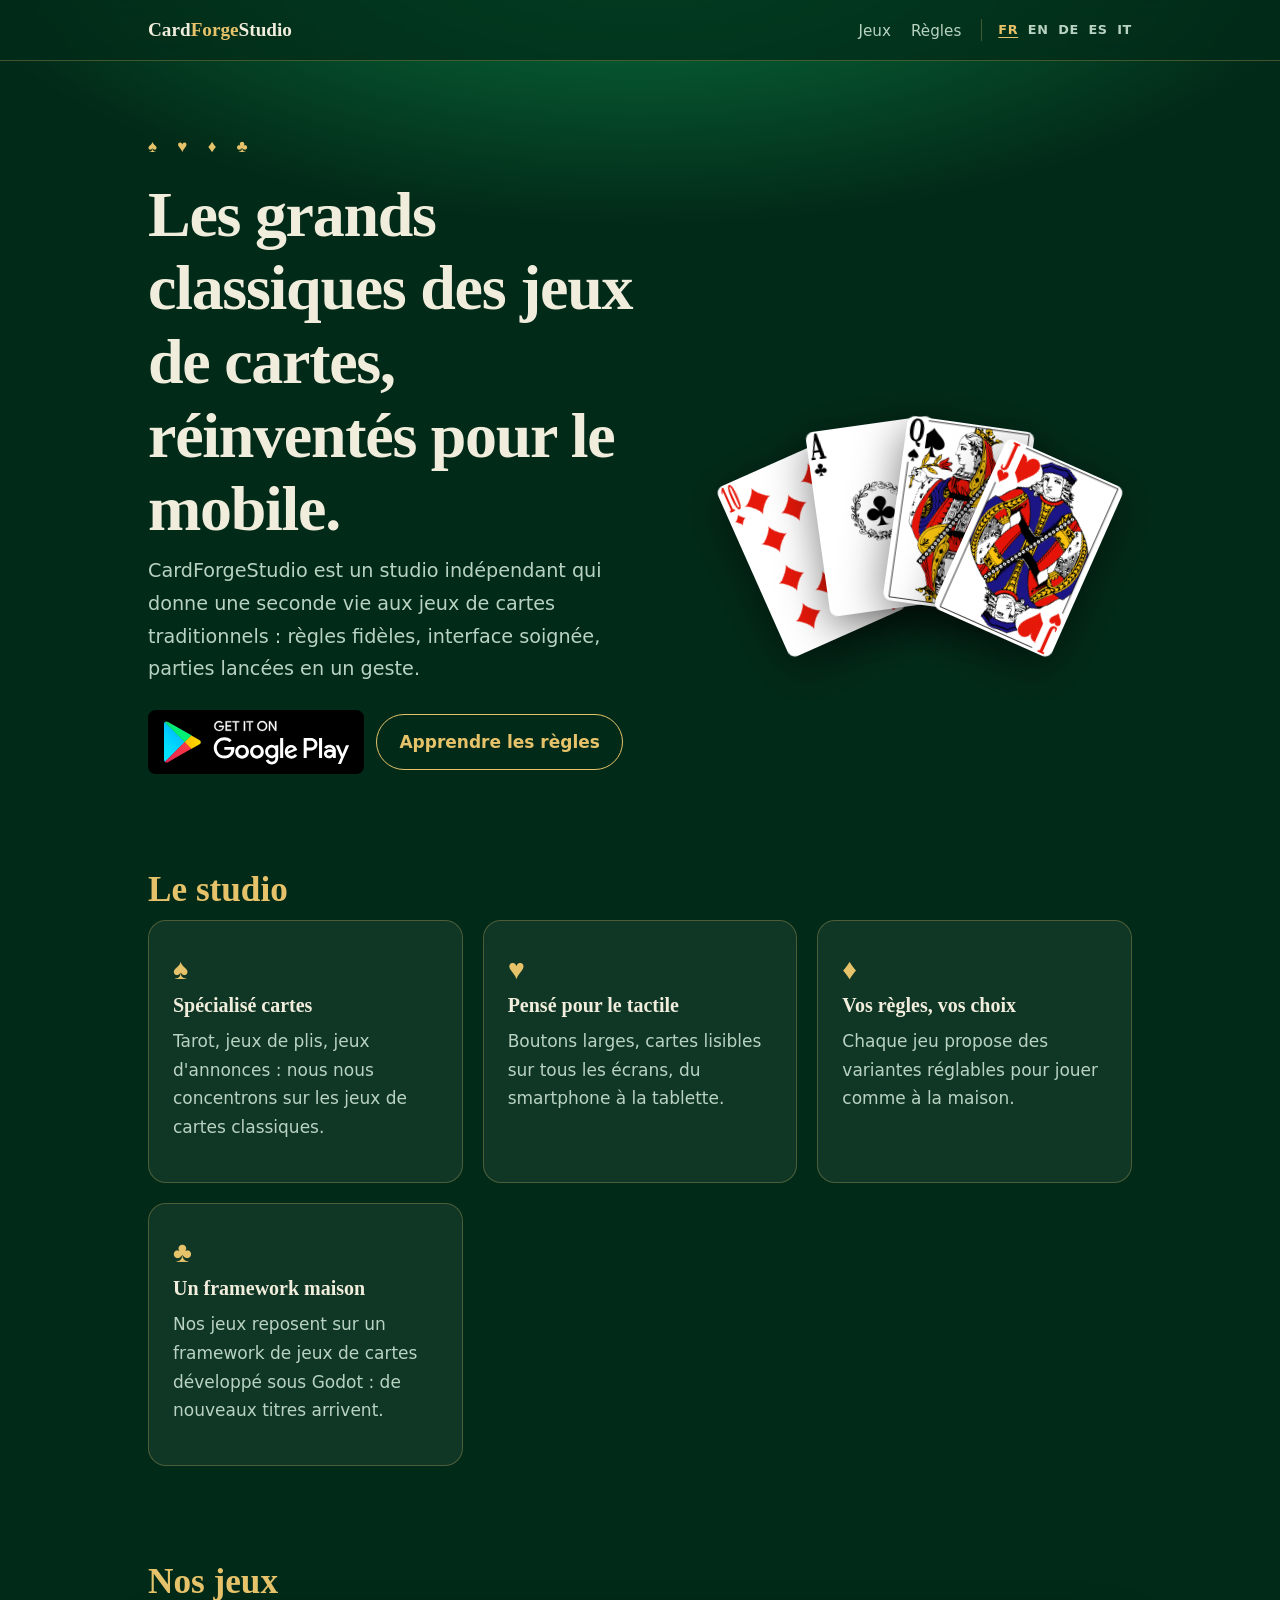
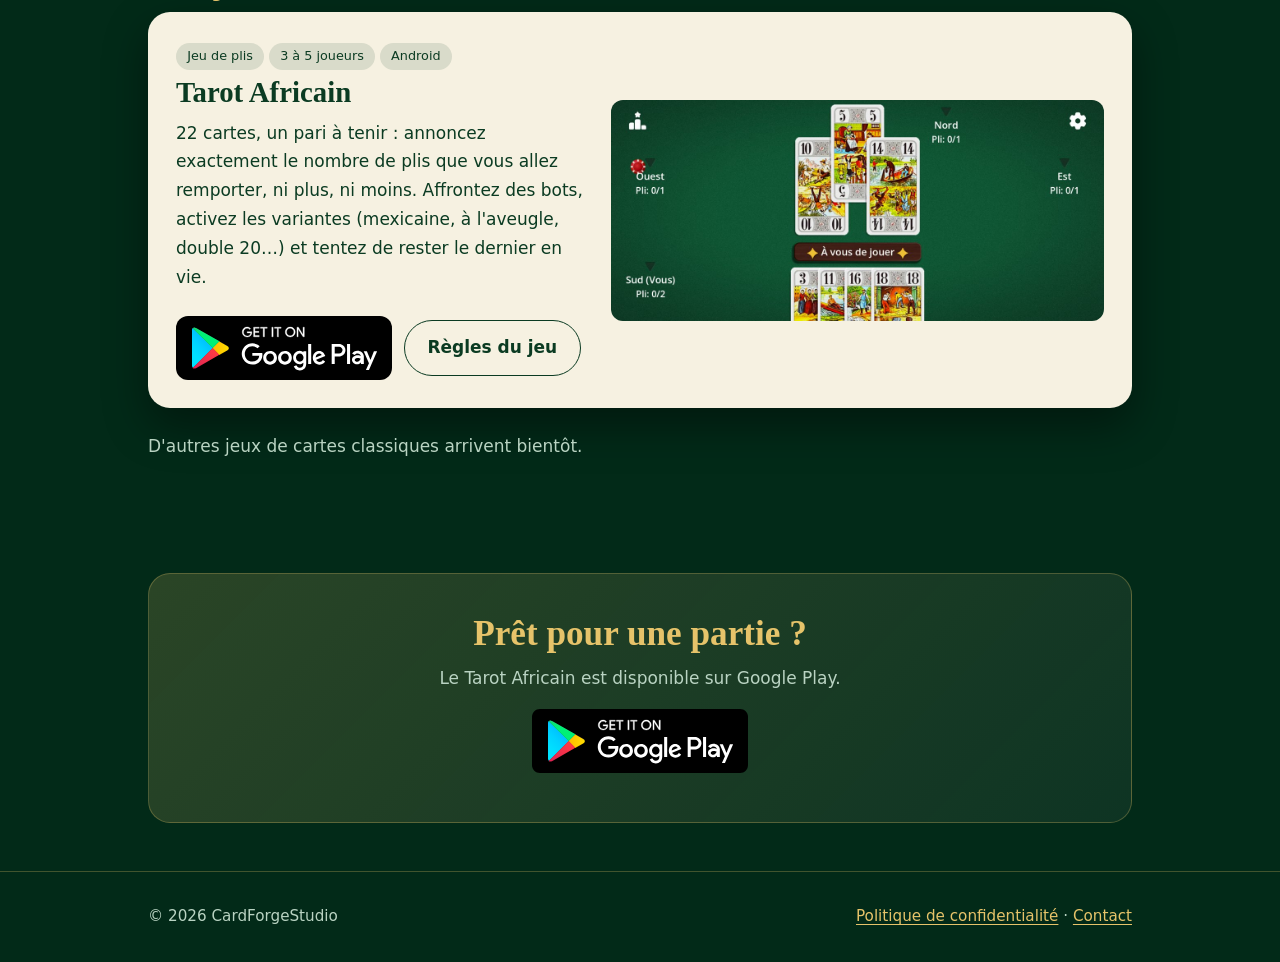
<file: index.html>
<!DOCTYPE html>
<html lang="fr"><head><meta charset="utf-8"><meta name="viewport" content="width=device-width, initial-scale=1">
<meta name="google-site-verification" content="8SDHUerU7Fc-hJMIeVGXjvIDedUCsISQvQDIxCLT-1o" />
<title>CardForgeStudio – Jeux de cartes classiques sur Android</title><meta name="description" content="CardForgeStudio, studio indépendant de jeux de cartes classiques sur mobile. Découvrez le Tarot Africain sur Google Play."><link rel="canonical" href="https://cardforgestudio.github.io/"><link rel="alternate" hreflang="fr" href="https://cardforgestudio.github.io/"><link rel="alternate" hreflang="en" href="https://cardforgestudio.github.io/en/"><link rel="alternate" hreflang="de" href="https://cardforgestudio.github.io/de/"><link rel="alternate" hreflang="es" href="https://cardforgestudio.github.io/es/"><link rel="alternate" hreflang="it" href="https://cardforgestudio.github.io/it/"><link rel="alternate" hreflang="x-default" href="https://cardforgestudio.github.io/"><link rel="icon" href="favicon.ico" sizes="48x48"><link rel="icon" href="favicon.svg" type="image/svg+xml"><link rel="icon" href="icon-192.png" type="image/png" sizes="192x192"><link rel="apple-touch-icon" href="apple-touch-icon.png"><link rel="stylesheet" href="styles.css"></head><body>
<nav><div class="w"><a class="logo" href="index.html">Card<span>Forge</span>Studio</a><ul><li><a href="index.html#jeux">Jeux</a></li><li><a href="tarot-africain.html">Règles</a></li><li class="lg"><a href="index.html" hreflang="fr" lang="fr" aria-current="true">FR</a><a href="en/index.html" hreflang="en" lang="en">EN</a><a href="de/index.html" hreflang="de" lang="de">DE</a><a href="es/index.html" hreflang="es" lang="es">ES</a><a href="it/index.html" hreflang="it" lang="it">IT</a></li></ul></div></nav>
<main><div class="w"><header class="hero"><div><p class="suits" aria-hidden="true">&#9824; &#9829; &#9830; &#9827;</p><h1>Les grands classiques des jeux de cartes, réinventés pour le mobile.</h1><p class="lead">CardForgeStudio est un studio indépendant qui donne une seconde vie aux jeux de cartes traditionnels : règles fidèles, interface soignée, parties lancées en un geste.</p><div class="cta"><a class="badge" href="https://play.google.com/store/apps/details?id=com.cardforgestudio.tarotafricain&amp;referrer=utm_source%3Dcardforgestudio-site%26utm_medium%3Dwebsite%26utm_campaign%3Dtarot-africain_fr%26utm_content%3Dindex_hero" rel="noopener"><img src="images/logo/google-play-badge-logo.svg" alt="Disponible sur Google Play" height="64"></a><a class="btn ghost" href="tarot-africain.html">Apprendre les règles</a></div></div><div class="fan" aria-hidden="true"><div class="pc"><img src="images/cards/10_carreau.svg" alt="" loading="lazy"></div><div class="pc"><img src="images/cards/1_trefle.svg" alt="" loading="lazy"></div><div class="pc"><img src="images/cards/dame_pique.svg" alt="" loading="lazy"></div><div class="pc"><img src="images/cards/valet_coeur.svg" alt="" loading="lazy"></div></div></header></div>
<section class="s" id="studio"><div class="w"><h2>Le studio</h2><div class="grid"><div class="card"><div class="ic">&#9824;</div><h3>Spécialisé cartes</h3><p class="muted">Tarot, jeux de plis, jeux d'annonces : nous nous concentrons sur les jeux de cartes classiques.</p></div><div class="card"><div class="ic">&#9829;</div><h3>Pensé pour le tactile</h3><p class="muted">Boutons larges, cartes lisibles sur tous les écrans, du smartphone à la tablette.</p></div><div class="card"><div class="ic">&#9830;</div><h3>Vos règles, vos choix</h3><p class="muted">Chaque jeu propose des variantes réglables pour jouer comme à la maison.</p></div><div class="card"><div class="ic">&#9827;</div><h3>Un framework maison</h3><p class="muted">Nos jeux reposent sur un framework de jeux de cartes développé sous Godot : de nouveaux titres arrivent.</p></div></div></div></section>
<section class="s" id="jeux"><div class="w"><h2>Nos jeux</h2><div class="game"><div><span class=tag>Jeu de plis</span><span class=tag>3 à 5 joueurs</span><span class=tag>Android</span><h3>Tarot Africain</h3><p>22 cartes, un pari à tenir : annoncez exactement le nombre de plis que vous allez remporter, ni plus, ni moins. Affrontez des bots, activez les variantes (mexicaine, à l'aveugle, double 20…) et tentez de rester le dernier en vie.</p><div class="cta"><a class="badge" href="https://play.google.com/store/apps/details?id=com.cardforgestudio.tarotafricain&amp;referrer=utm_source%3Dcardforgestudio-site%26utm_medium%3Dwebsite%26utm_campaign%3Dtarot-africain_fr%26utm_content%3Dindex_card" rel="noopener"><img src="images/logo/google-play-badge-logo.svg" alt="Disponible sur Google Play" height="64"></a><a class="btn ghost" href="tarot-africain.html">Règles du jeu</a></div></div><img src="images/screenshots/fr/partie.png" width="1200" height="538" loading="lazy" alt="Tarot Africain"></div><p class="muted" style="margin-top:1.5rem">D'autres jeux de cartes classiques arrivent bientôt.</p></div></section>
<div class="w"><div class="banner"><h2>Prêt pour une partie ?</h2><p class="muted">Le Tarot Africain est disponible sur Google Play.</p><a class="badge" href="https://play.google.com/store/apps/details?id=com.cardforgestudio.tarotafricain&amp;referrer=utm_source%3Dcardforgestudio-site%26utm_medium%3Dwebsite%26utm_campaign%3Dtarot-africain_fr%26utm_content%3Dindex_banner" rel="noopener"><img src="images/logo/google-play-badge-logo.svg" alt="Disponible sur Google Play" height="64"></a></div></div></main>
<footer><div class="w"><span>&copy; 2026 CardForgeStudio</span><span><a href="privacy-policy.html">Politique de confidentialité</a> · <a href="mailto:support.cardforgestudio@gmail.com">Contact</a></span></div></footer>
</body></html>
</file>
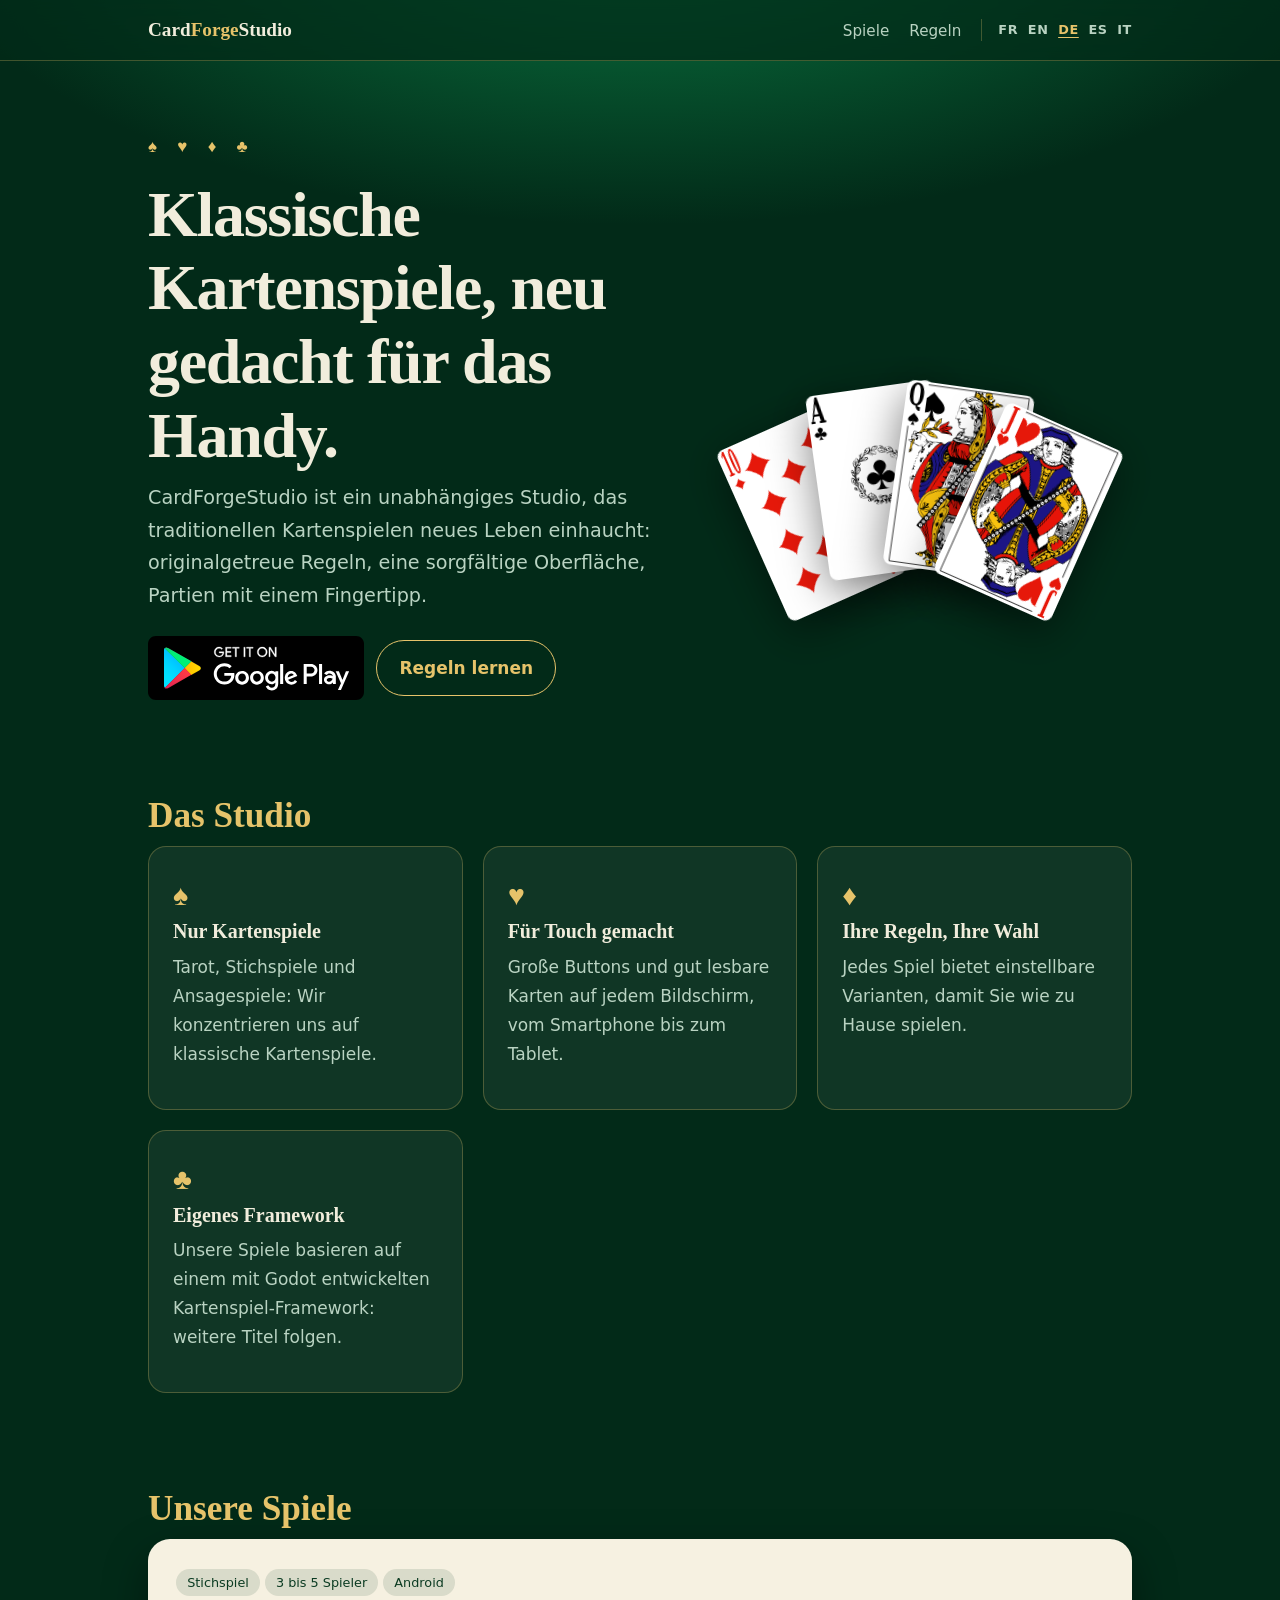
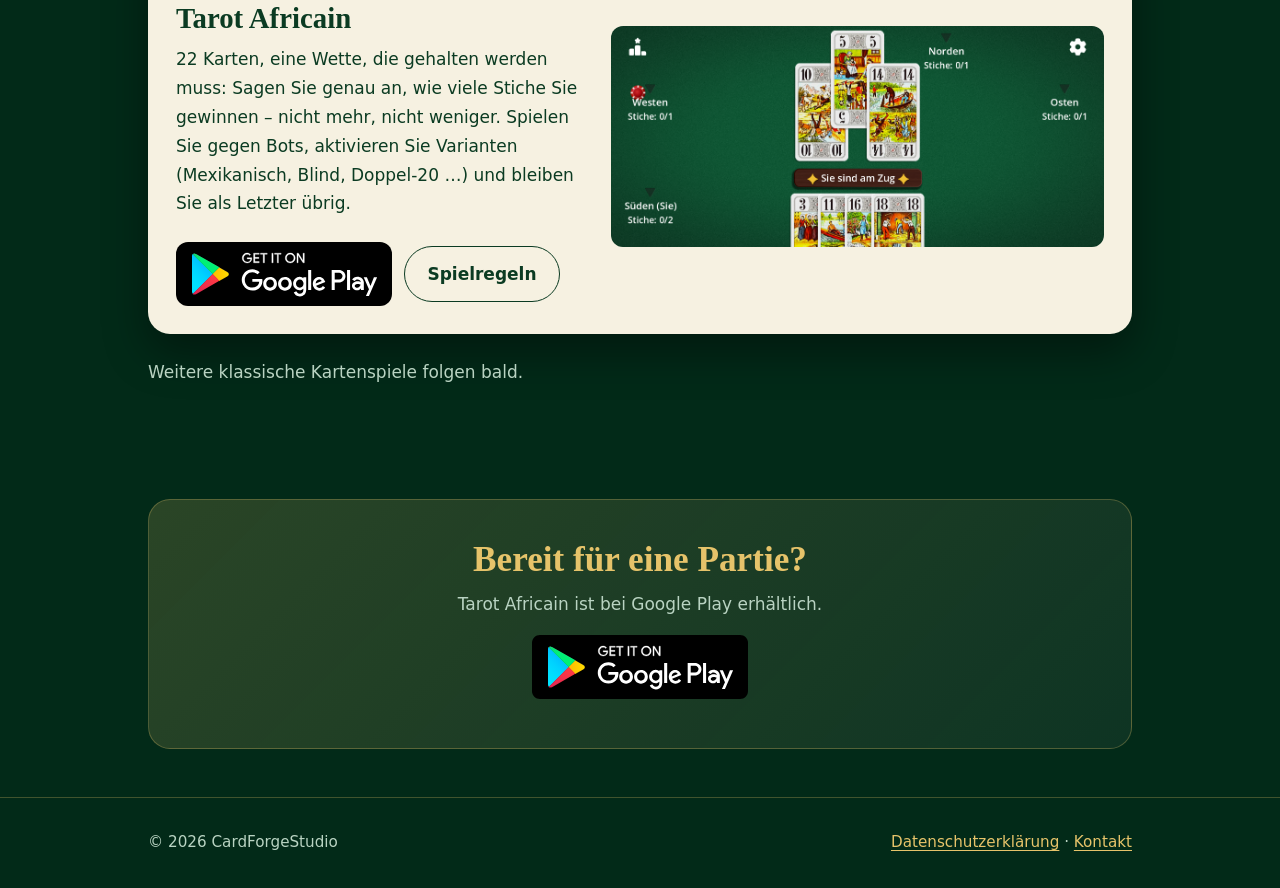
<file: de/index.html>
<!DOCTYPE html>
<html lang="de"><head><meta charset="utf-8"><meta name="viewport" content="width=device-width, initial-scale=1">

<title>CardForgeStudio – Klassische Kartenspiele für Android</title><meta name="description" content="CardForgeStudio, unabhängiges Studio für klassische Kartenspiele auf dem Handy. Entdecken Sie Tarot Africain bei Google Play."><link rel="canonical" href="https://cardforgestudio.github.io/de/"><link rel="alternate" hreflang="fr" href="https://cardforgestudio.github.io/"><link rel="alternate" hreflang="en" href="https://cardforgestudio.github.io/en/"><link rel="alternate" hreflang="de" href="https://cardforgestudio.github.io/de/"><link rel="alternate" hreflang="es" href="https://cardforgestudio.github.io/es/"><link rel="alternate" hreflang="it" href="https://cardforgestudio.github.io/it/"><link rel="alternate" hreflang="x-default" href="https://cardforgestudio.github.io/"><link rel="icon" href="../favicon.ico" sizes="48x48"><link rel="icon" href="../favicon.svg" type="image/svg+xml"><link rel="icon" href="../icon-192.png" type="image/png" sizes="192x192"><link rel="apple-touch-icon" href="../apple-touch-icon.png"><link rel="stylesheet" href="../styles.css"></head><body>
<nav><div class="w"><a class="logo" href="../de/index.html">Card<span>Forge</span>Studio</a><ul><li><a href="../de/index.html#jeux">Spiele</a></li><li><a href="../de/tarot-africain.html">Regeln</a></li><li class="lg"><a href="../index.html" hreflang="fr" lang="fr">FR</a><a href="../en/index.html" hreflang="en" lang="en">EN</a><a href="../de/index.html" hreflang="de" lang="de" aria-current="true">DE</a><a href="../es/index.html" hreflang="es" lang="es">ES</a><a href="../it/index.html" hreflang="it" lang="it">IT</a></li></ul></div></nav>
<main><div class="w"><header class="hero"><div><p class="suits" aria-hidden="true">&#9824; &#9829; &#9830; &#9827;</p><h1>Klassische Kartenspiele, neu gedacht für das Handy.</h1><p class="lead">CardForgeStudio ist ein unabhängiges Studio, das traditionellen Kartenspielen neues Leben einhaucht: originalgetreue Regeln, eine sorgfältige Oberfläche, Partien mit einem Fingertipp.</p><div class="cta"><a class="badge" href="https://play.google.com/store/apps/details?id=com.cardforgestudio.tarotafricain&amp;referrer=utm_source%3Dcardforgestudio-site%26utm_medium%3Dwebsite%26utm_campaign%3Dtarot-africain_de%26utm_content%3Dindex_hero" rel="noopener"><img src="../images/logo/google-play-badge-logo.svg" alt="Jetzt bei Google Play" height="64"></a><a class="btn ghost" href="tarot-africain.html">Regeln lernen</a></div></div><div class="fan" aria-hidden="true"><div class="pc"><img src="../images/cards/10_carreau.svg" alt="" loading="lazy"></div><div class="pc"><img src="../images/cards/1_trefle.svg" alt="" loading="lazy"></div><div class="pc"><img src="../images/cards/dame_pique.svg" alt="" loading="lazy"></div><div class="pc"><img src="../images/cards/valet_coeur.svg" alt="" loading="lazy"></div></div></header></div>
<section class="s" id="studio"><div class="w"><h2>Das Studio</h2><div class="grid"><div class="card"><div class="ic">&#9824;</div><h3>Nur Kartenspiele</h3><p class="muted">Tarot, Stichspiele und Ansagespiele: Wir konzentrieren uns auf klassische Kartenspiele.</p></div><div class="card"><div class="ic">&#9829;</div><h3>Für Touch gemacht</h3><p class="muted">Große Buttons und gut lesbare Karten auf jedem Bildschirm, vom Smartphone bis zum Tablet.</p></div><div class="card"><div class="ic">&#9830;</div><h3>Ihre Regeln, Ihre Wahl</h3><p class="muted">Jedes Spiel bietet einstellbare Varianten, damit Sie wie zu Hause spielen.</p></div><div class="card"><div class="ic">&#9827;</div><h3>Eigenes Framework</h3><p class="muted">Unsere Spiele basieren auf einem mit Godot entwickelten Kartenspiel-Framework: weitere Titel folgen.</p></div></div></div></section>
<section class="s" id="jeux"><div class="w"><h2>Unsere Spiele</h2><div class="game"><div><span class=tag>Stichspiel</span><span class=tag>3 bis 5 Spieler</span><span class=tag>Android</span><h3>Tarot Africain</h3><p>22 Karten, eine Wette, die gehalten werden muss: Sagen Sie genau an, wie viele Stiche Sie gewinnen – nicht mehr, nicht weniger. Spielen Sie gegen Bots, aktivieren Sie Varianten (Mexikanisch, Blind, Doppel-20 …) und bleiben Sie als Letzter übrig.</p><div class="cta"><a class="badge" href="https://play.google.com/store/apps/details?id=com.cardforgestudio.tarotafricain&amp;referrer=utm_source%3Dcardforgestudio-site%26utm_medium%3Dwebsite%26utm_campaign%3Dtarot-africain_de%26utm_content%3Dindex_card" rel="noopener"><img src="../images/logo/google-play-badge-logo.svg" alt="Jetzt bei Google Play" height="64"></a><a class="btn ghost" href="tarot-africain.html">Spielregeln</a></div></div><img src="../images/screenshots/de/partie.png" width="1200" height="538" loading="lazy" alt="Tarot Africain"></div><p class="muted" style="margin-top:1.5rem">Weitere klassische Kartenspiele folgen bald.</p></div></section>
<div class="w"><div class="banner"><h2>Bereit für eine Partie?</h2><p class="muted">Tarot Africain ist bei Google Play erhältlich.</p><a class="badge" href="https://play.google.com/store/apps/details?id=com.cardforgestudio.tarotafricain&amp;referrer=utm_source%3Dcardforgestudio-site%26utm_medium%3Dwebsite%26utm_campaign%3Dtarot-africain_de%26utm_content%3Dindex_banner" rel="noopener"><img src="../images/logo/google-play-badge-logo.svg" alt="Jetzt bei Google Play" height="64"></a></div></div></main>
<footer><div class="w"><span>&copy; 2026 CardForgeStudio</span><span><a href="../privacy-policy.html">Datenschutzerklärung</a> · <a href="mailto:support.cardforgestudio@gmail.com">Kontakt</a></span></div></footer>
</body></html>
</file>
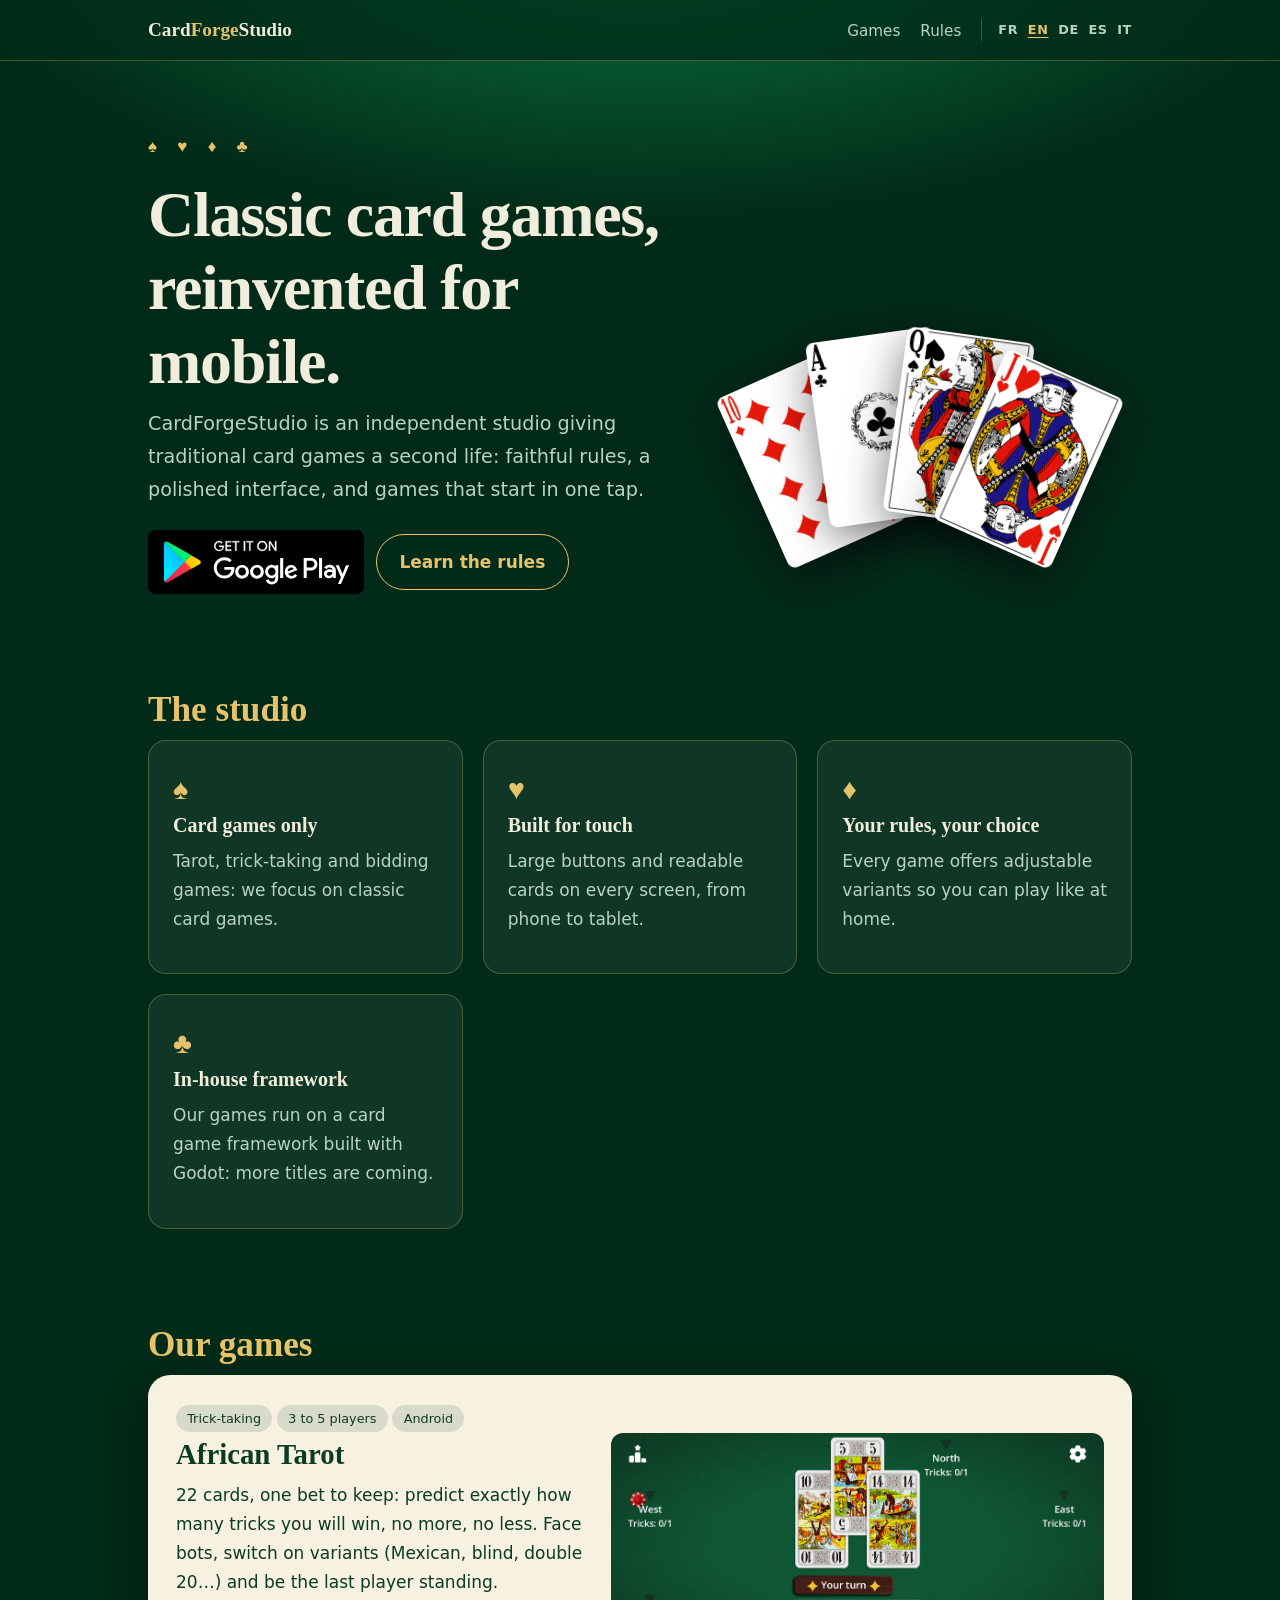
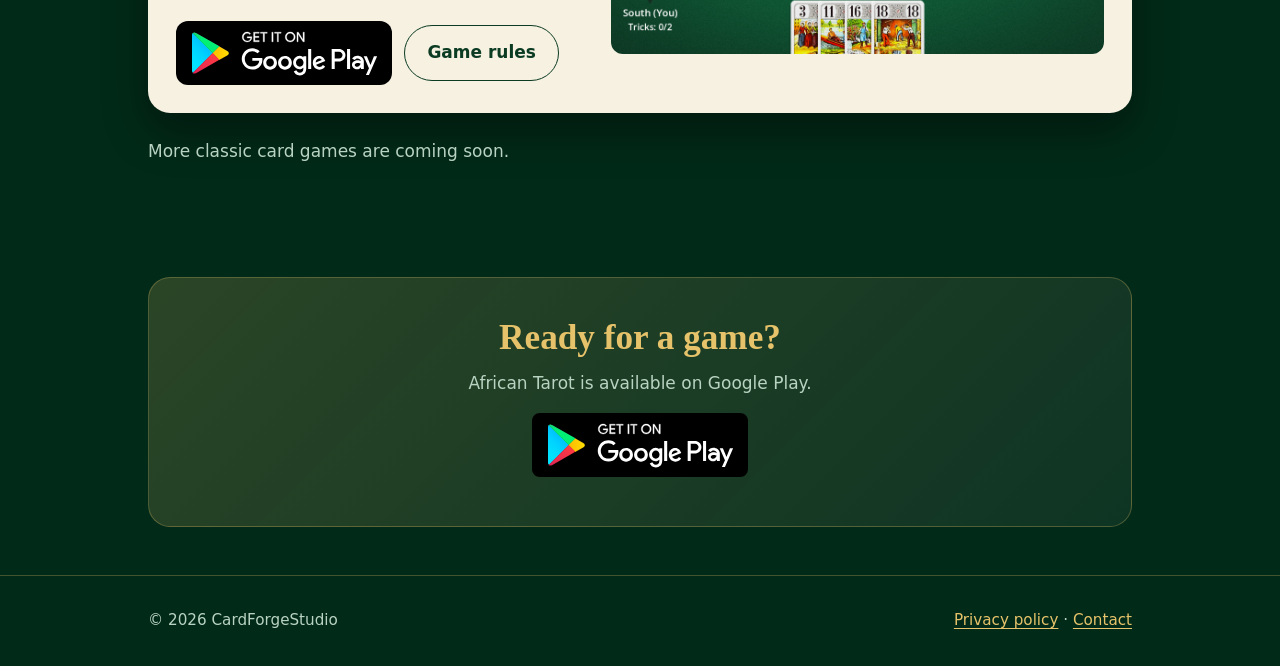
<file: en/index.html>
<!DOCTYPE html>
<html lang="en"><head><meta charset="utf-8"><meta name="viewport" content="width=device-width, initial-scale=1">

<title>CardForgeStudio – Classic card games on Android</title><meta name="description" content="CardForgeStudio, an independent studio making classic card games for mobile. Discover African Tarot on Google Play."><link rel="canonical" href="https://cardforgestudio.github.io/en/"><link rel="alternate" hreflang="fr" href="https://cardforgestudio.github.io/"><link rel="alternate" hreflang="en" href="https://cardforgestudio.github.io/en/"><link rel="alternate" hreflang="de" href="https://cardforgestudio.github.io/de/"><link rel="alternate" hreflang="es" href="https://cardforgestudio.github.io/es/"><link rel="alternate" hreflang="it" href="https://cardforgestudio.github.io/it/"><link rel="alternate" hreflang="x-default" href="https://cardforgestudio.github.io/"><link rel="icon" href="../favicon.ico" sizes="48x48"><link rel="icon" href="../favicon.svg" type="image/svg+xml"><link rel="icon" href="../icon-192.png" type="image/png" sizes="192x192"><link rel="apple-touch-icon" href="../apple-touch-icon.png"><link rel="stylesheet" href="../styles.css"></head><body>
<nav><div class="w"><a class="logo" href="../en/index.html">Card<span>Forge</span>Studio</a><ul><li><a href="../en/index.html#jeux">Games</a></li><li><a href="../en/tarot-africain.html">Rules</a></li><li class="lg"><a href="../index.html" hreflang="fr" lang="fr">FR</a><a href="../en/index.html" hreflang="en" lang="en" aria-current="true">EN</a><a href="../de/index.html" hreflang="de" lang="de">DE</a><a href="../es/index.html" hreflang="es" lang="es">ES</a><a href="../it/index.html" hreflang="it" lang="it">IT</a></li></ul></div></nav>
<main><div class="w"><header class="hero"><div><p class="suits" aria-hidden="true">&#9824; &#9829; &#9830; &#9827;</p><h1>Classic card games, reinvented for mobile.</h1><p class="lead">CardForgeStudio is an independent studio giving traditional card games a second life: faithful rules, a polished interface, and games that start in one tap.</p><div class="cta"><a class="badge" href="https://play.google.com/store/apps/details?id=com.cardforgestudio.tarotafricain&amp;referrer=utm_source%3Dcardforgestudio-site%26utm_medium%3Dwebsite%26utm_campaign%3Dtarot-africain_en%26utm_content%3Dindex_hero" rel="noopener"><img src="../images/logo/google-play-badge-logo.svg" alt="Get it on Google Play" height="64"></a><a class="btn ghost" href="tarot-africain.html">Learn the rules</a></div></div><div class="fan" aria-hidden="true"><div class="pc"><img src="../images/cards/10_carreau.svg" alt="" loading="lazy"></div><div class="pc"><img src="../images/cards/1_trefle.svg" alt="" loading="lazy"></div><div class="pc"><img src="../images/cards/dame_pique.svg" alt="" loading="lazy"></div><div class="pc"><img src="../images/cards/valet_coeur.svg" alt="" loading="lazy"></div></div></header></div>
<section class="s" id="studio"><div class="w"><h2>The studio</h2><div class="grid"><div class="card"><div class="ic">&#9824;</div><h3>Card games only</h3><p class="muted">Tarot, trick-taking and bidding games: we focus on classic card games.</p></div><div class="card"><div class="ic">&#9829;</div><h3>Built for touch</h3><p class="muted">Large buttons and readable cards on every screen, from phone to tablet.</p></div><div class="card"><div class="ic">&#9830;</div><h3>Your rules, your choice</h3><p class="muted">Every game offers adjustable variants so you can play like at home.</p></div><div class="card"><div class="ic">&#9827;</div><h3>In-house framework</h3><p class="muted">Our games run on a card game framework built with Godot: more titles are coming.</p></div></div></div></section>
<section class="s" id="jeux"><div class="w"><h2>Our games</h2><div class="game"><div><span class=tag>Trick-taking</span><span class=tag>3 to 5 players</span><span class=tag>Android</span><h3>African Tarot</h3><p>22 cards, one bet to keep: predict exactly how many tricks you will win, no more, no less. Face bots, switch on variants (Mexican, blind, double 20…) and be the last player standing.</p><div class="cta"><a class="badge" href="https://play.google.com/store/apps/details?id=com.cardforgestudio.tarotafricain&amp;referrer=utm_source%3Dcardforgestudio-site%26utm_medium%3Dwebsite%26utm_campaign%3Dtarot-africain_en%26utm_content%3Dindex_card" rel="noopener"><img src="../images/logo/google-play-badge-logo.svg" alt="Get it on Google Play" height="64"></a><a class="btn ghost" href="tarot-africain.html">Game rules</a></div></div><img src="../images/screenshots/en/partie.png" width="1200" height="538" loading="lazy" alt="African Tarot"></div><p class="muted" style="margin-top:1.5rem">More classic card games are coming soon.</p></div></section>
<div class="w"><div class="banner"><h2>Ready for a game?</h2><p class="muted">African Tarot is available on Google Play.</p><a class="badge" href="https://play.google.com/store/apps/details?id=com.cardforgestudio.tarotafricain&amp;referrer=utm_source%3Dcardforgestudio-site%26utm_medium%3Dwebsite%26utm_campaign%3Dtarot-africain_en%26utm_content%3Dindex_banner" rel="noopener"><img src="../images/logo/google-play-badge-logo.svg" alt="Get it on Google Play" height="64"></a></div></div></main>
<footer><div class="w"><span>&copy; 2026 CardForgeStudio</span><span><a href="../privacy-policy.html">Privacy policy</a> · <a href="mailto:support.cardforgestudio@gmail.com">Contact</a></span></div></footer>
</body></html>
</file>
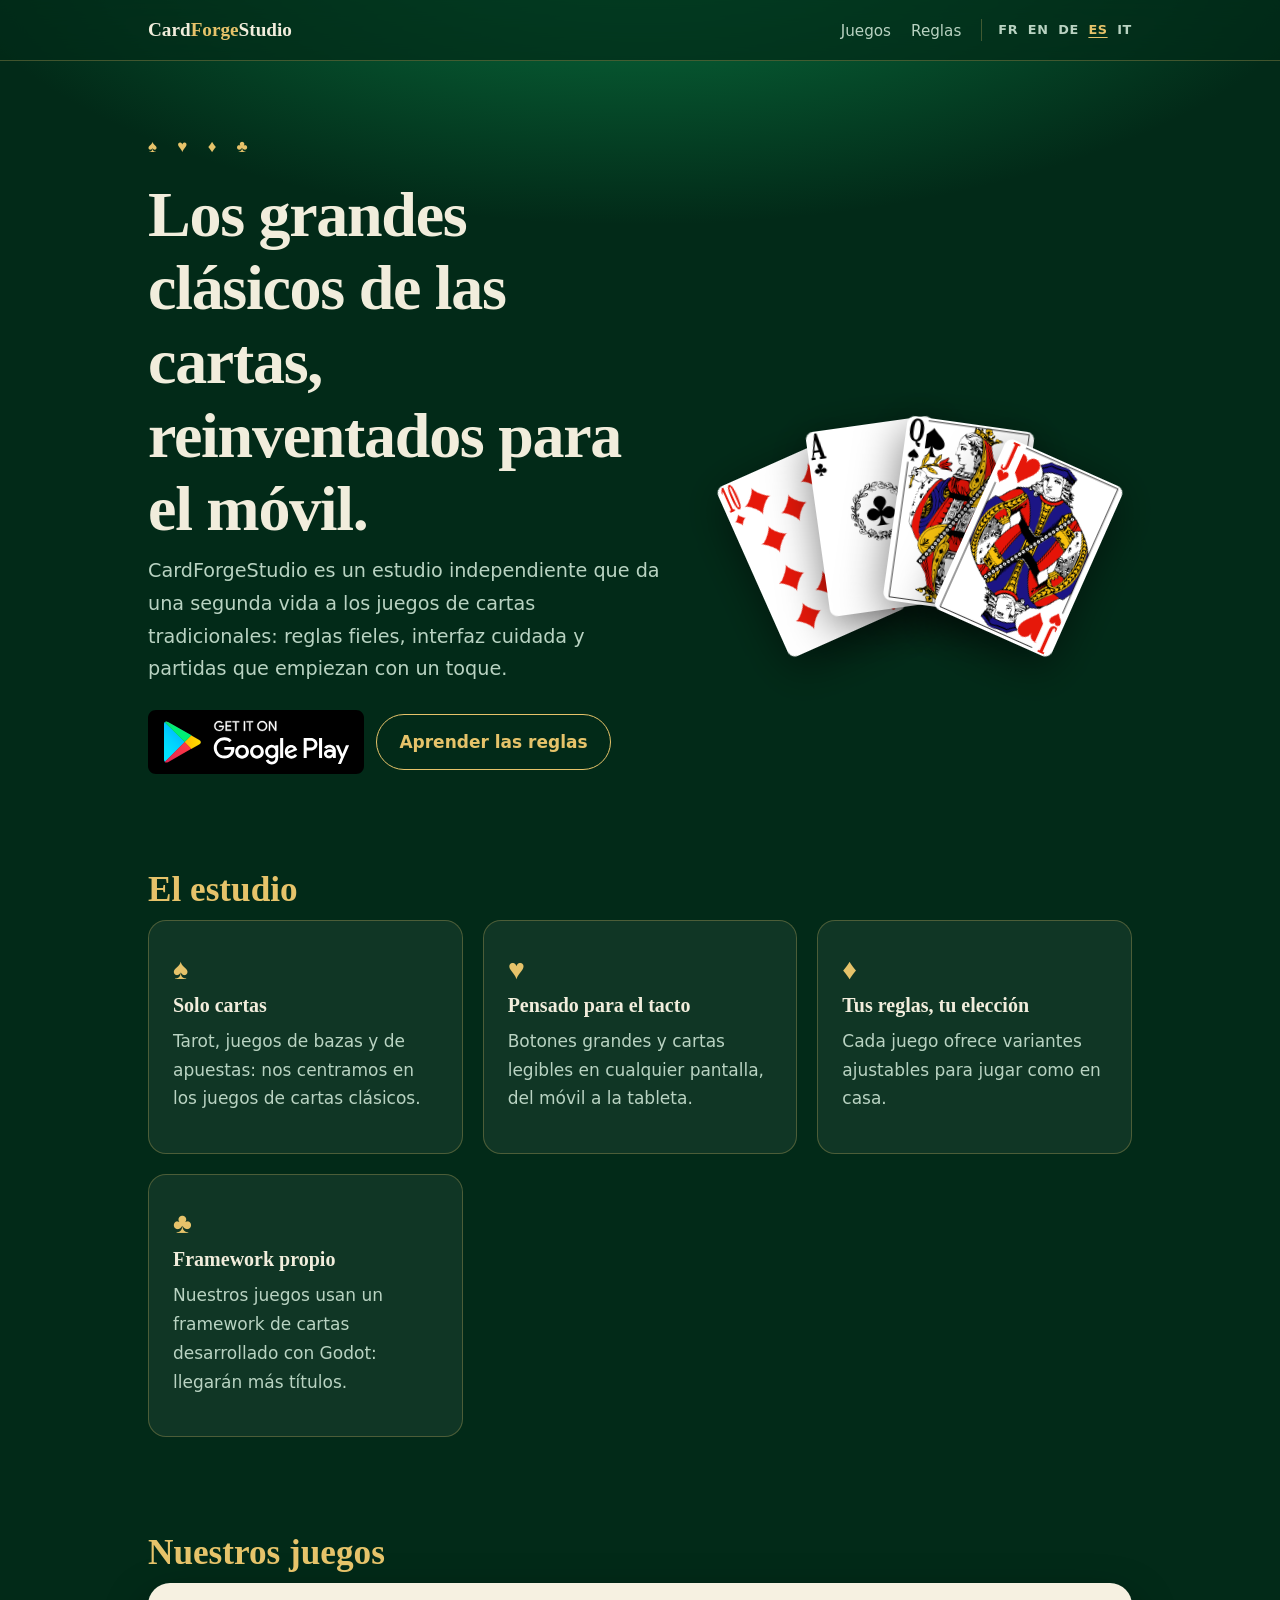
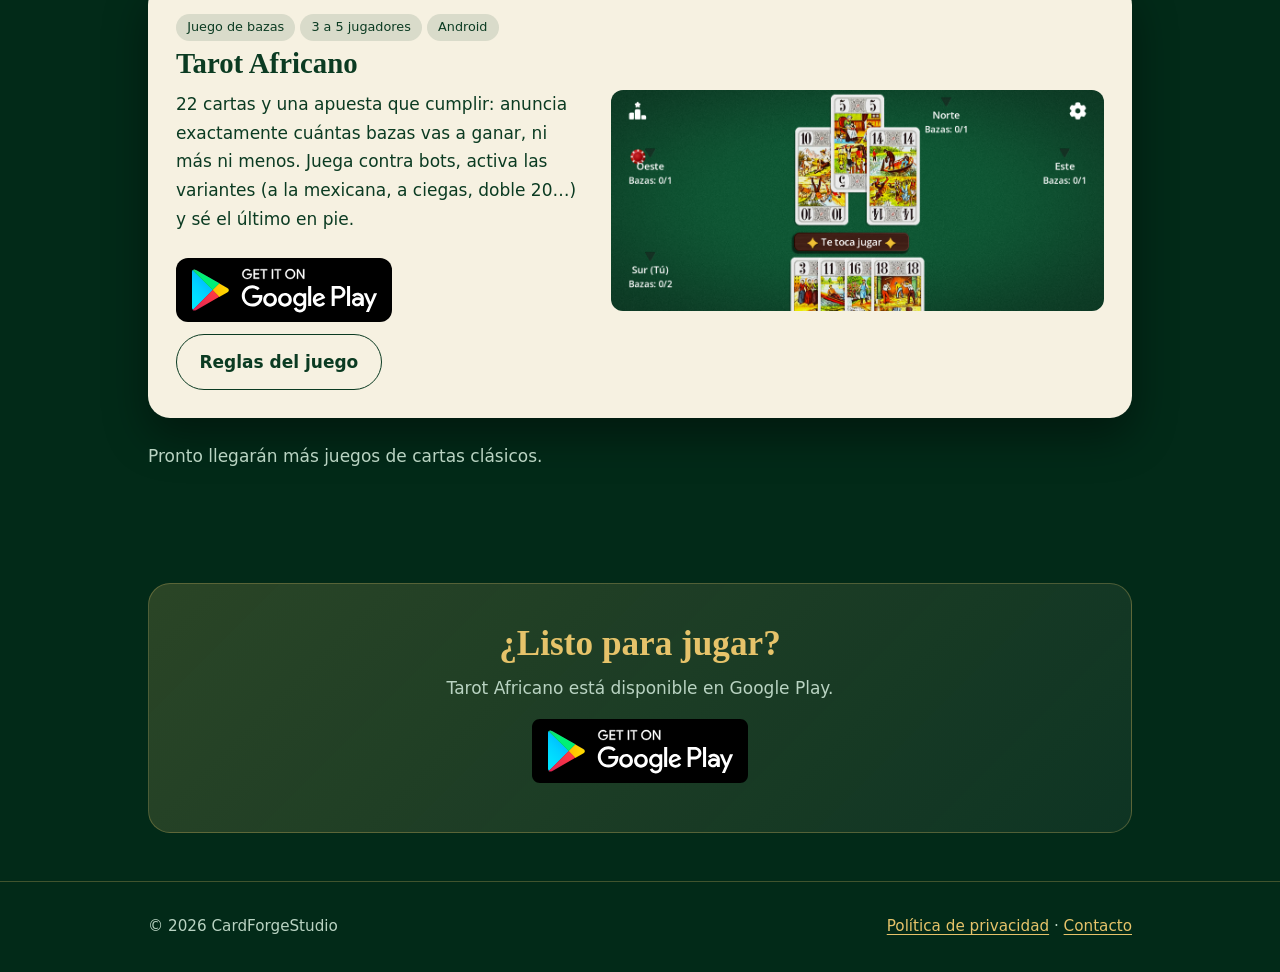
<file: es/index.html>
<!DOCTYPE html>
<html lang="es"><head><meta charset="utf-8"><meta name="viewport" content="width=device-width, initial-scale=1">

<title>CardForgeStudio – Juegos de cartas clásicos en Android</title><meta name="description" content="CardForgeStudio, estudio independiente de juegos de cartas clásicos para móvil. Descubre Tarot Africano en Google Play."><link rel="canonical" href="https://cardforgestudio.github.io/es/"><link rel="alternate" hreflang="fr" href="https://cardforgestudio.github.io/"><link rel="alternate" hreflang="en" href="https://cardforgestudio.github.io/en/"><link rel="alternate" hreflang="de" href="https://cardforgestudio.github.io/de/"><link rel="alternate" hreflang="es" href="https://cardforgestudio.github.io/es/"><link rel="alternate" hreflang="it" href="https://cardforgestudio.github.io/it/"><link rel="alternate" hreflang="x-default" href="https://cardforgestudio.github.io/"><link rel="icon" href="../favicon.ico" sizes="48x48"><link rel="icon" href="../favicon.svg" type="image/svg+xml"><link rel="icon" href="../icon-192.png" type="image/png" sizes="192x192"><link rel="apple-touch-icon" href="../apple-touch-icon.png"><link rel="stylesheet" href="../styles.css"></head><body>
<nav><div class="w"><a class="logo" href="../es/index.html">Card<span>Forge</span>Studio</a><ul><li><a href="../es/index.html#jeux">Juegos</a></li><li><a href="../es/tarot-africain.html">Reglas</a></li><li class="lg"><a href="../index.html" hreflang="fr" lang="fr">FR</a><a href="../en/index.html" hreflang="en" lang="en">EN</a><a href="../de/index.html" hreflang="de" lang="de">DE</a><a href="../es/index.html" hreflang="es" lang="es" aria-current="true">ES</a><a href="../it/index.html" hreflang="it" lang="it">IT</a></li></ul></div></nav>
<main><div class="w"><header class="hero"><div><p class="suits" aria-hidden="true">&#9824; &#9829; &#9830; &#9827;</p><h1>Los grandes clásicos de las cartas, reinventados para el móvil.</h1><p class="lead">CardForgeStudio es un estudio independiente que da una segunda vida a los juegos de cartas tradicionales: reglas fieles, interfaz cuidada y partidas que empiezan con un toque.</p><div class="cta"><a class="badge" href="https://play.google.com/store/apps/details?id=com.cardforgestudio.tarotafricain&amp;referrer=utm_source%3Dcardforgestudio-site%26utm_medium%3Dwebsite%26utm_campaign%3Dtarot-africain_es%26utm_content%3Dindex_hero" rel="noopener"><img src="../images/logo/google-play-badge-logo.svg" alt="Disponible en Google Play" height="64"></a><a class="btn ghost" href="tarot-africain.html">Aprender las reglas</a></div></div><div class="fan" aria-hidden="true"><div class="pc"><img src="../images/cards/10_carreau.svg" alt="" loading="lazy"></div><div class="pc"><img src="../images/cards/1_trefle.svg" alt="" loading="lazy"></div><div class="pc"><img src="../images/cards/dame_pique.svg" alt="" loading="lazy"></div><div class="pc"><img src="../images/cards/valet_coeur.svg" alt="" loading="lazy"></div></div></header></div>
<section class="s" id="studio"><div class="w"><h2>El estudio</h2><div class="grid"><div class="card"><div class="ic">&#9824;</div><h3>Solo cartas</h3><p class="muted">Tarot, juegos de bazas y de apuestas: nos centramos en los juegos de cartas clásicos.</p></div><div class="card"><div class="ic">&#9829;</div><h3>Pensado para el tacto</h3><p class="muted">Botones grandes y cartas legibles en cualquier pantalla, del móvil a la tableta.</p></div><div class="card"><div class="ic">&#9830;</div><h3>Tus reglas, tu elección</h3><p class="muted">Cada juego ofrece variantes ajustables para jugar como en casa.</p></div><div class="card"><div class="ic">&#9827;</div><h3>Framework propio</h3><p class="muted">Nuestros juegos usan un framework de cartas desarrollado con Godot: llegarán más títulos.</p></div></div></div></section>
<section class="s" id="jeux"><div class="w"><h2>Nuestros juegos</h2><div class="game"><div><span class=tag>Juego de bazas</span><span class=tag>3 a 5 jugadores</span><span class=tag>Android</span><h3>Tarot Africano</h3><p>22 cartas y una apuesta que cumplir: anuncia exactamente cuántas bazas vas a ganar, ni más ni menos. Juega contra bots, activa las variantes (a la mexicana, a ciegas, doble 20…) y sé el último en pie.</p><div class="cta"><a class="badge" href="https://play.google.com/store/apps/details?id=com.cardforgestudio.tarotafricain&amp;referrer=utm_source%3Dcardforgestudio-site%26utm_medium%3Dwebsite%26utm_campaign%3Dtarot-africain_es%26utm_content%3Dindex_card" rel="noopener"><img src="../images/logo/google-play-badge-logo.svg" alt="Disponible en Google Play" height="64"></a><a class="btn ghost" href="tarot-africain.html">Reglas del juego</a></div></div><img src="../images/screenshots/es/partie.png" width="1200" height="538" loading="lazy" alt="Tarot Africano"></div><p class="muted" style="margin-top:1.5rem">Pronto llegarán más juegos de cartas clásicos.</p></div></section>
<div class="w"><div class="banner"><h2>¿Listo para jugar?</h2><p class="muted">Tarot Africano está disponible en Google Play.</p><a class="badge" href="https://play.google.com/store/apps/details?id=com.cardforgestudio.tarotafricain&amp;referrer=utm_source%3Dcardforgestudio-site%26utm_medium%3Dwebsite%26utm_campaign%3Dtarot-africain_es%26utm_content%3Dindex_banner" rel="noopener"><img src="../images/logo/google-play-badge-logo.svg" alt="Disponible en Google Play" height="64"></a></div></div></main>
<footer><div class="w"><span>&copy; 2026 CardForgeStudio</span><span><a href="../privacy-policy.html">Política de privacidad</a> · <a href="mailto:support.cardforgestudio@gmail.com">Contacto</a></span></div></footer>
</body></html>
</file>
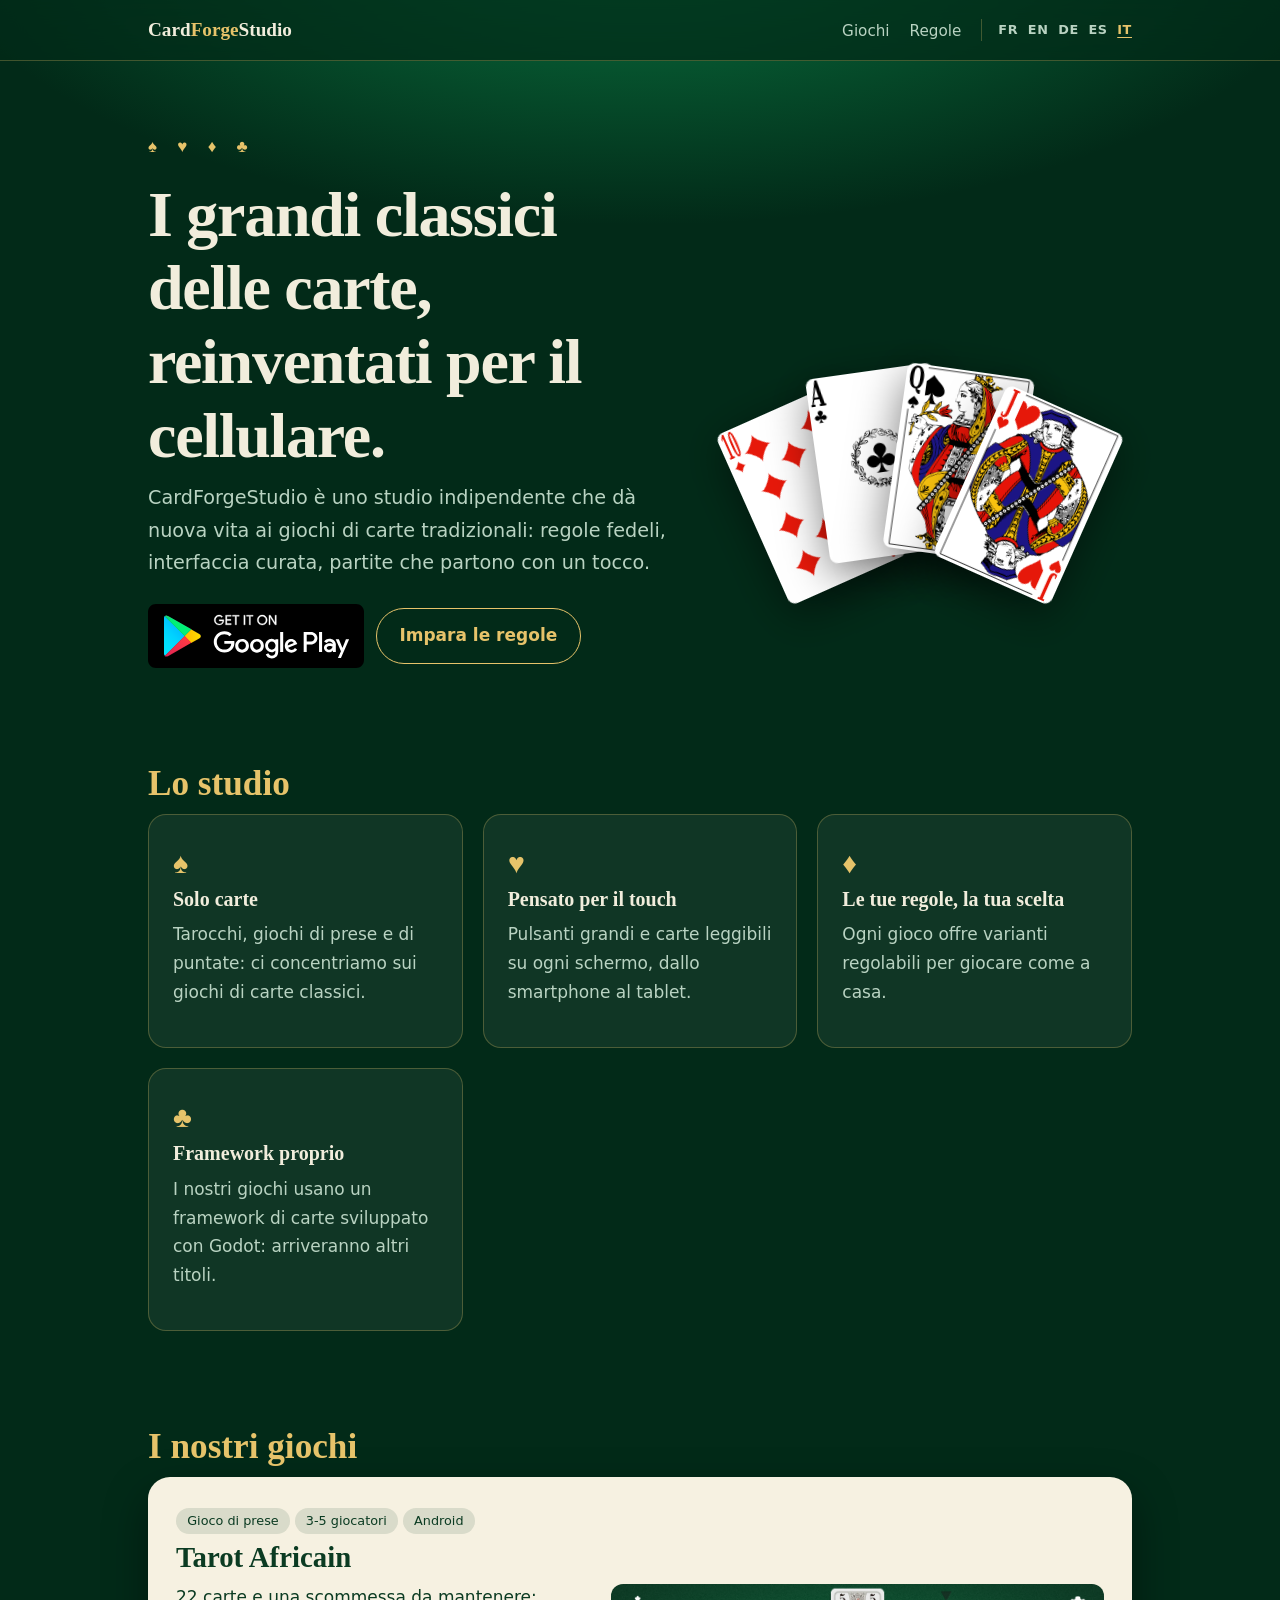
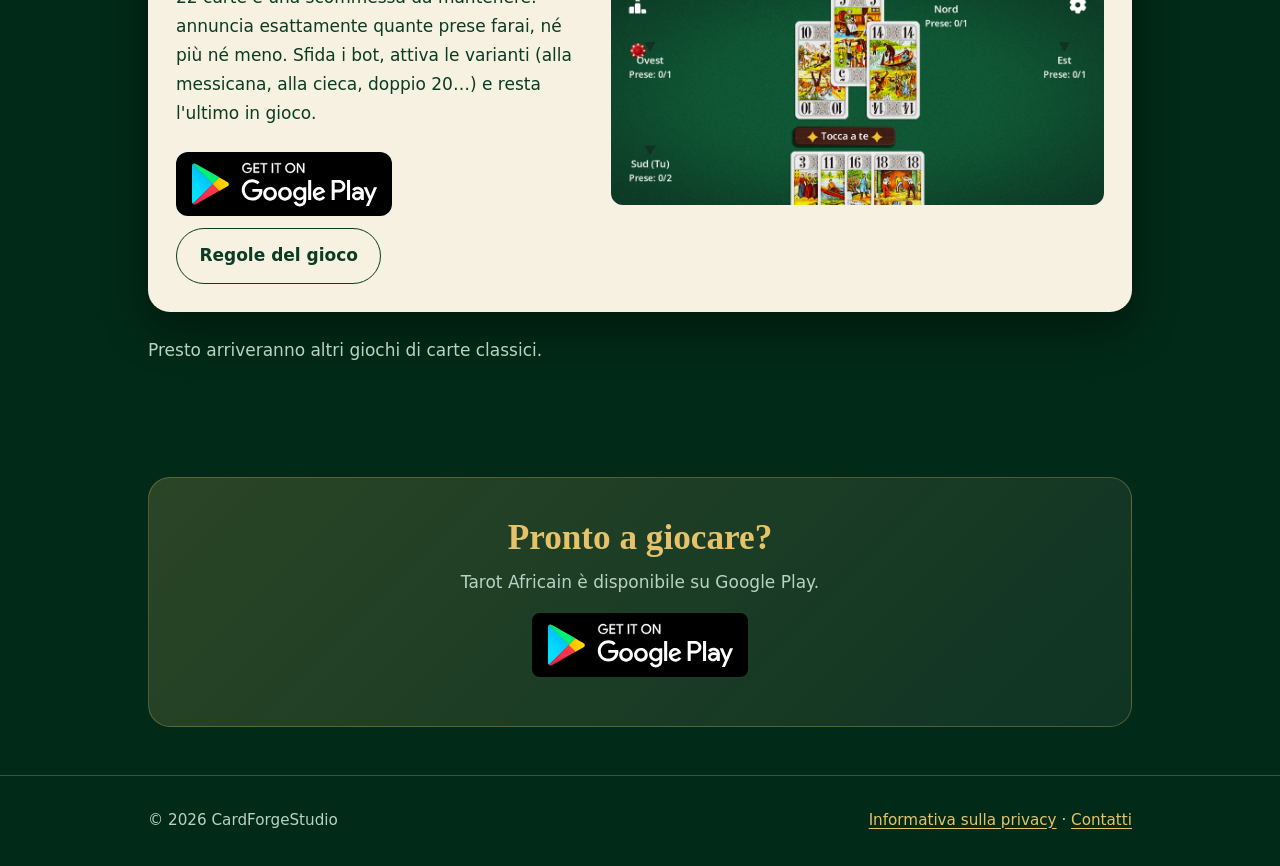
<file: it/index.html>
<!DOCTYPE html>
<html lang="it"><head><meta charset="utf-8"><meta name="viewport" content="width=device-width, initial-scale=1">

<title>CardForgeStudio – Giochi di carte classici su Android</title><meta name="description" content="CardForgeStudio, studio indipendente di giochi di carte classici per cellulare. Scopri Tarot Africain su Google Play."><link rel="canonical" href="https://cardforgestudio.github.io/it/"><link rel="alternate" hreflang="fr" href="https://cardforgestudio.github.io/"><link rel="alternate" hreflang="en" href="https://cardforgestudio.github.io/en/"><link rel="alternate" hreflang="de" href="https://cardforgestudio.github.io/de/"><link rel="alternate" hreflang="es" href="https://cardforgestudio.github.io/es/"><link rel="alternate" hreflang="it" href="https://cardforgestudio.github.io/it/"><link rel="alternate" hreflang="x-default" href="https://cardforgestudio.github.io/"><link rel="icon" href="../favicon.ico" sizes="48x48"><link rel="icon" href="../favicon.svg" type="image/svg+xml"><link rel="icon" href="../icon-192.png" type="image/png" sizes="192x192"><link rel="apple-touch-icon" href="../apple-touch-icon.png"><link rel="stylesheet" href="../styles.css"></head><body>
<nav><div class="w"><a class="logo" href="../it/index.html">Card<span>Forge</span>Studio</a><ul><li><a href="../it/index.html#jeux">Giochi</a></li><li><a href="../it/tarot-africain.html">Regole</a></li><li class="lg"><a href="../index.html" hreflang="fr" lang="fr">FR</a><a href="../en/index.html" hreflang="en" lang="en">EN</a><a href="../de/index.html" hreflang="de" lang="de">DE</a><a href="../es/index.html" hreflang="es" lang="es">ES</a><a href="../it/index.html" hreflang="it" lang="it" aria-current="true">IT</a></li></ul></div></nav>
<main><div class="w"><header class="hero"><div><p class="suits" aria-hidden="true">&#9824; &#9829; &#9830; &#9827;</p><h1>I grandi classici delle carte, reinventati per il cellulare.</h1><p class="lead">CardForgeStudio è uno studio indipendente che dà nuova vita ai giochi di carte tradizionali: regole fedeli, interfaccia curata, partite che partono con un tocco.</p><div class="cta"><a class="badge" href="https://play.google.com/store/apps/details?id=com.cardforgestudio.tarotafricain&amp;referrer=utm_source%3Dcardforgestudio-site%26utm_medium%3Dwebsite%26utm_campaign%3Dtarot-africain_it%26utm_content%3Dindex_hero" rel="noopener"><img src="../images/logo/google-play-badge-logo.svg" alt="Disponibile su Google Play" height="64"></a><a class="btn ghost" href="tarot-africain.html">Impara le regole</a></div></div><div class="fan" aria-hidden="true"><div class="pc"><img src="../images/cards/10_carreau.svg" alt="" loading="lazy"></div><div class="pc"><img src="../images/cards/1_trefle.svg" alt="" loading="lazy"></div><div class="pc"><img src="../images/cards/dame_pique.svg" alt="" loading="lazy"></div><div class="pc"><img src="../images/cards/valet_coeur.svg" alt="" loading="lazy"></div></div></header></div>
<section class="s" id="studio"><div class="w"><h2>Lo studio</h2><div class="grid"><div class="card"><div class="ic">&#9824;</div><h3>Solo carte</h3><p class="muted">Tarocchi, giochi di prese e di puntate: ci concentriamo sui giochi di carte classici.</p></div><div class="card"><div class="ic">&#9829;</div><h3>Pensato per il touch</h3><p class="muted">Pulsanti grandi e carte leggibili su ogni schermo, dallo smartphone al tablet.</p></div><div class="card"><div class="ic">&#9830;</div><h3>Le tue regole, la tua scelta</h3><p class="muted">Ogni gioco offre varianti regolabili per giocare come a casa.</p></div><div class="card"><div class="ic">&#9827;</div><h3>Framework proprio</h3><p class="muted">I nostri giochi usano un framework di carte sviluppato con Godot: arriveranno altri titoli.</p></div></div></div></section>
<section class="s" id="jeux"><div class="w"><h2>I nostri giochi</h2><div class="game"><div><span class=tag>Gioco di prese</span><span class=tag>3-5 giocatori</span><span class=tag>Android</span><h3>Tarot Africain</h3><p>22 carte e una scommessa da mantenere: annuncia esattamente quante prese farai, né più né meno. Sfida i bot, attiva le varianti (alla messicana, alla cieca, doppio 20…) e resta l'ultimo in gioco.</p><div class="cta"><a class="badge" href="https://play.google.com/store/apps/details?id=com.cardforgestudio.tarotafricain&amp;referrer=utm_source%3Dcardforgestudio-site%26utm_medium%3Dwebsite%26utm_campaign%3Dtarot-africain_it%26utm_content%3Dindex_card" rel="noopener"><img src="../images/logo/google-play-badge-logo.svg" alt="Disponibile su Google Play" height="64"></a><a class="btn ghost" href="tarot-africain.html">Regole del gioco</a></div></div><img src="../images/screenshots/it/partie.png" width="1200" height="538" loading="lazy" alt="Tarot Africain"></div><p class="muted" style="margin-top:1.5rem">Presto arriveranno altri giochi di carte classici.</p></div></section>
<div class="w"><div class="banner"><h2>Pronto a giocare?</h2><p class="muted">Tarot Africain è disponibile su Google Play.</p><a class="badge" href="https://play.google.com/store/apps/details?id=com.cardforgestudio.tarotafricain&amp;referrer=utm_source%3Dcardforgestudio-site%26utm_medium%3Dwebsite%26utm_campaign%3Dtarot-africain_it%26utm_content%3Dindex_banner" rel="noopener"><img src="../images/logo/google-play-badge-logo.svg" alt="Disponibile su Google Play" height="64"></a></div></div></main>
<footer><div class="w"><span>&copy; 2026 CardForgeStudio</span><span><a href="../privacy-policy.html">Informativa sulla privacy</a> · <a href="mailto:support.cardforgestudio@gmail.com">Contatti</a></span></div></footer>
</body></html>
</file>
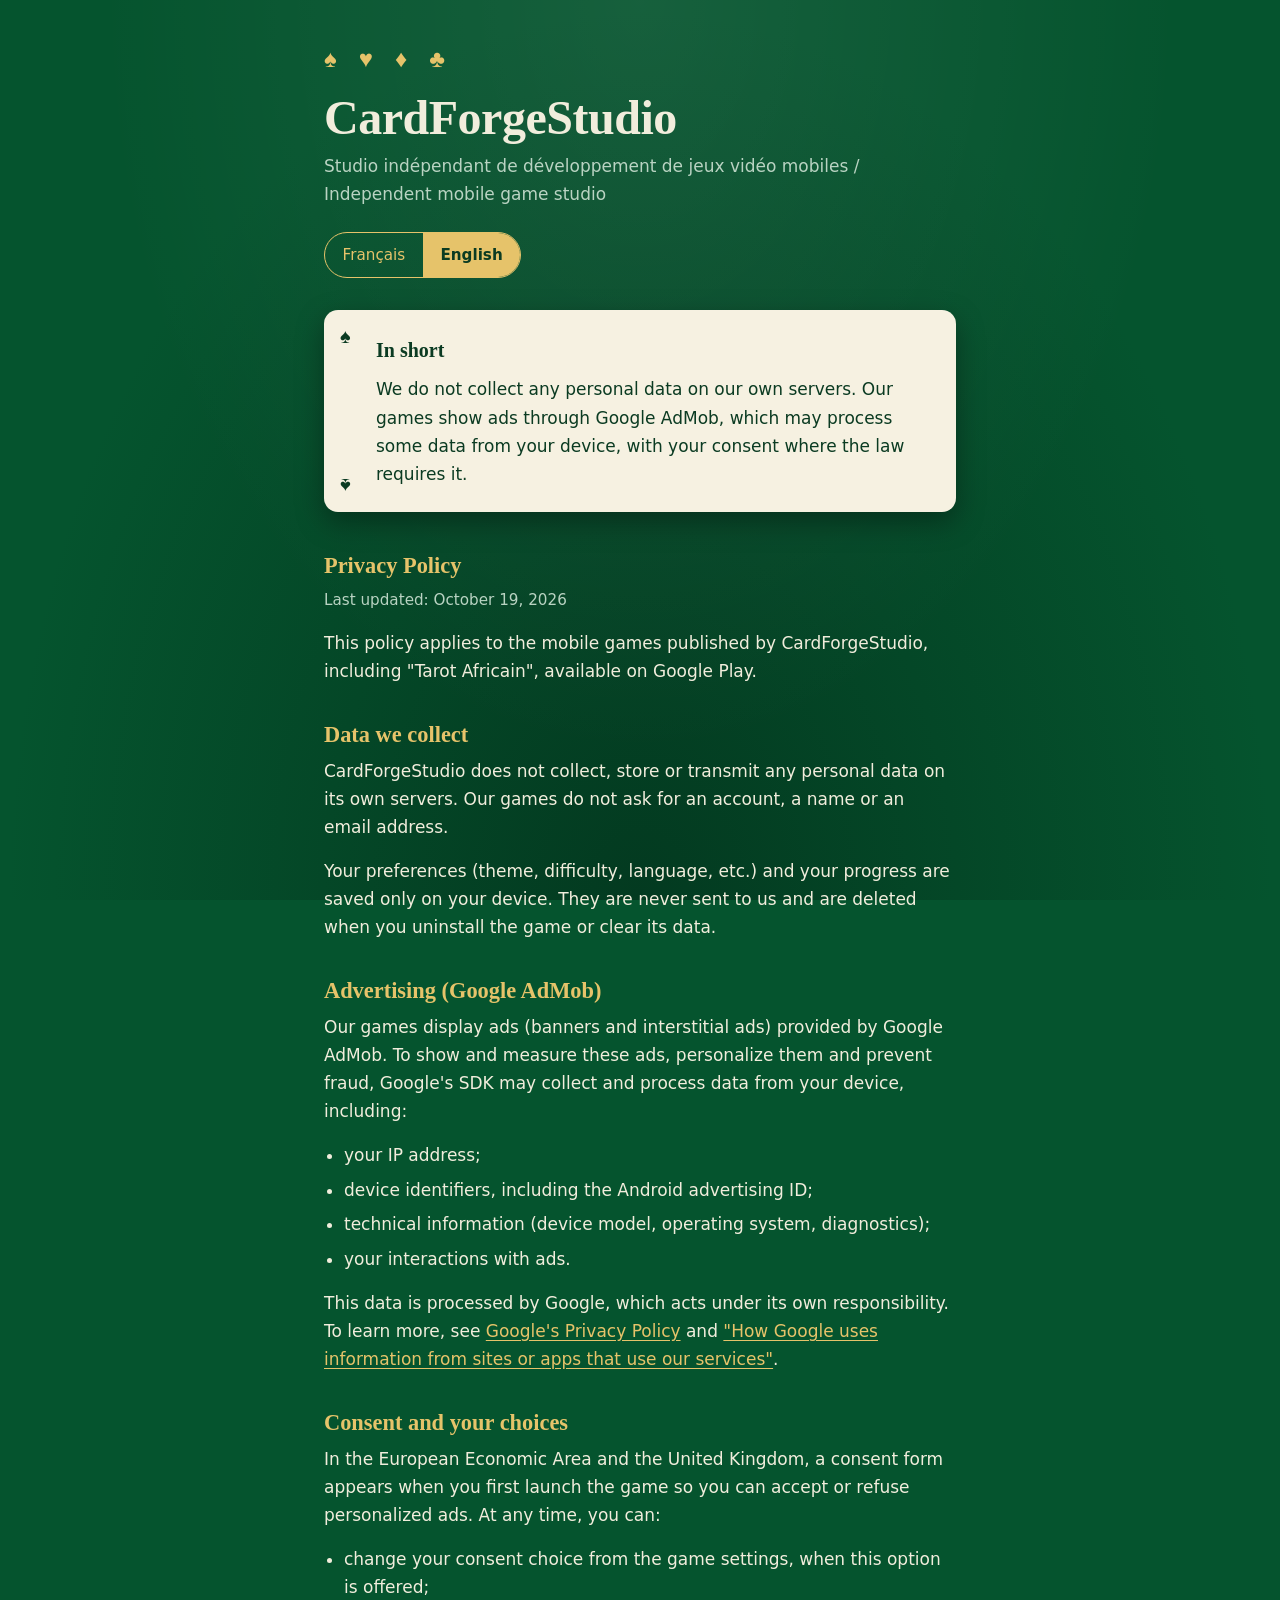
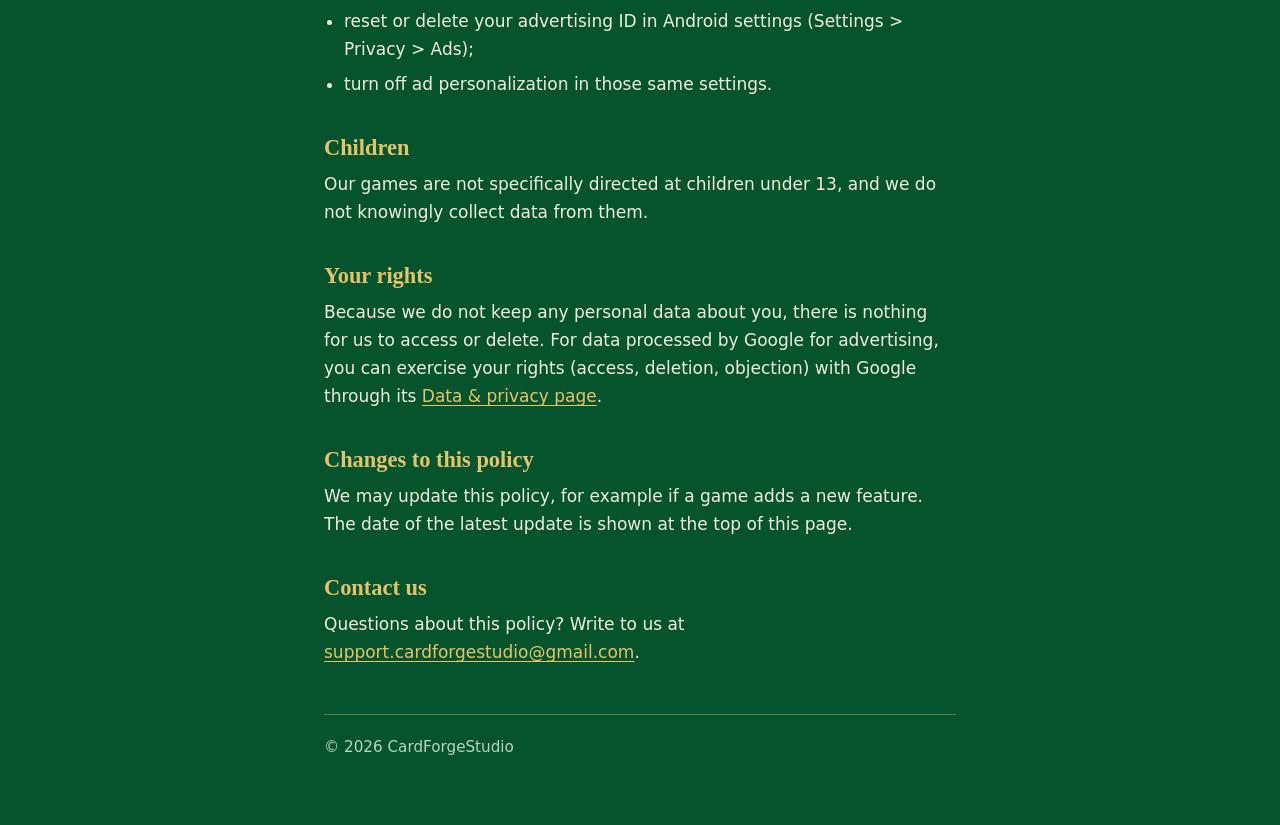
<file: privacy-policy.html>
<!DOCTYPE html>
<html lang="fr">
<head>
<meta charset="utf-8">
<meta name="viewport" content="width=device-width, initial-scale=1">
<title>Politique de confidentialité / Privacy Policy – CardForgeStudio</title>
<meta name="description" content="Politique de confidentialité des jeux CardForgeStudio / Privacy policy of CardForgeStudio games.">
<script>document.documentElement.classList.add('js');</script>
<link rel="icon" href="favicon.ico" sizes="48x48"><link rel="icon" href="favicon.svg" type="image/svg+xml"><link rel="apple-touch-icon" href="apple-touch-icon.png">
<style>
  :root {
    --felt: #05542E;
    --felt-deep: #033A20;
    --paper: #F6F1E1;
    --ink: #0B3B22;
    --text: #F1EDDC;
    --muted: #B9D3C2;
    --gold: #E6C36A;
    --serif: Georgia, "Iowan Old Style", "Palatino Linotype", Palatino, serif;
    --sans: system-ui, -apple-system, "Segoe UI", Roboto, "Helvetica Neue", Arial, sans-serif;
  }

  * { box-sizing: border-box; }

  html { -webkit-text-size-adjust: 100%; }

  body {
    margin: 0;
    background-color: var(--felt);
    background-image:
      radial-gradient(ellipse at 50% 0%, rgba(255,255,255,.07), transparent 60%),
      radial-gradient(ellipse at 50% 100%, var(--felt-deep), transparent 70%);
    background-attachment: fixed;
    color: var(--text);
    font-family: var(--sans);
    font-size: 1.0625rem;
    line-height: 1.65;
  }

  .wrap {
    max-width: 42rem;
    margin: 0 auto;
    padding: 2.5rem 1.25rem 4rem;
  }

  /* ---- En-tête ---- */
  header { margin-bottom: 2rem; }

  .suits {
    font-family: var(--serif);
    font-size: 1.5rem;
    letter-spacing: .5rem;
    color: var(--gold);
    margin: 0 0 .75rem;
  }

  h1 {
    font-family: var(--serif);
    font-weight: 700;
    font-size: clamp(2rem, 7vw, 3rem);
    line-height: 1.1;
    margin: 0 0 .5rem;
    letter-spacing: -.01em;
  }

  .studio {
    margin: 0;
    color: var(--muted);
  }

  .lang-switch {
    display: none;
    margin-top: 1.5rem;
    border: 1px solid var(--gold);
    border-radius: 999px;
    overflow: hidden;
  }
  .js .lang-switch { display: inline-flex; }

  .lang-switch button {
    appearance: none;
    border: 0;
    background: transparent;
    color: var(--gold);
    font: inherit;
    font-size: .95rem;
    padding: .45rem 1.1rem;
    min-height: 2.75rem;
    cursor: pointer;
  }
  .lang-switch button[aria-pressed="true"] {
    background: var(--gold);
    color: var(--ink);
    font-weight: 600;
  }
  .lang-switch button:focus-visible,
  a:focus-visible {
    outline: 3px solid var(--paper);
    outline-offset: 2px;
  }

  /* ---- Langues ---- */
  .js [data-lang]:not(.active) { display: none; }
  html:not(.js) [data-lang] + [data-lang] {
    margin-top: 4rem;
    padding-top: 3rem;
    border-top: 1px solid rgba(230,195,106,.4);
  }

  /* ---- Carte "En bref" ---- */
  .card {
    position: relative;
    background: var(--paper);
    color: var(--ink);
    border-radius: 14px;
    padding: 1.5rem 1.5rem 1.5rem 3.25rem;
    margin: 0 0 2.5rem;
    box-shadow: 0 10px 28px rgba(0,0,0,.35);
  }
  .card::before,
  .card::after {
    content: "\2660";
    position: absolute;
    left: 1rem;
    font-family: var(--serif);
    font-size: 1.25rem;
    line-height: 1;
  }
  .card::before { top: 1rem; }
  .card::after { bottom: 1rem; transform: rotate(180deg); }
  .card h2 {
    font-family: var(--serif);
    font-size: 1.25rem;
    margin: 0 0 .5rem;
    color: var(--ink);
  }
  .card p { margin: 0; }

  /* ---- Texte ---- */
  section h2 {
    font-family: var(--serif);
    font-size: 1.4rem;
    line-height: 1.25;
    margin: 2.25rem 0 .5rem;
    color: var(--gold);
  }
  p { margin: 0 0 1rem; max-width: 40rem; }
  ul { margin: 0 0 1rem; padding-left: 1.25rem; }
  li { margin-bottom: .4rem; }

  a { color: var(--gold); text-underline-offset: 3px; }
  a:hover { color: var(--paper); }

  .updated { color: var(--muted); font-size: .95rem; }

  footer {
    margin-top: 3rem;
    padding-top: 1.25rem;
    border-top: 1px solid rgba(230,195,106,.4);
    color: var(--muted);
    font-size: .95rem;
  }

  @media (max-width: 30rem) {
    body { font-size: 1rem; }
    .card { padding-left: 2.75rem; }
  }
</style>
</head>
<body>
<div class="wrap">

  <header>
    <p class="suits" aria-hidden="true">&#9824; &#9829; &#9830; &#9827;</p>
    <h1>CardForgeStudio</h1>
    <p class="studio">Studio indépendant de développement de jeux vidéo mobiles<span lang="en"> / Independent mobile game studio</span></p>

    <div class="lang-switch" role="group" aria-label="Langue / Language">
      <button type="button" data-set="fr" aria-pressed="true">Français</button>
      <button type="button" data-set="en" aria-pressed="false">English</button>
    </div>
  </header>

  <main>

    <!-- ===================== FRANÇAIS ===================== -->
    <article data-lang="fr" lang="fr" class="active">
      <div class="card">
        <h2>En bref</h2>
        <p>Nous ne collectons aucune donnée personnelle sur nos propres serveurs. Nos jeux affichent des publicités via Google AdMob, qui peut traiter certaines données de votre appareil, avec votre consentement lorsque la loi l'exige.</p>
      </div>

      <section>
        <h2>Politique de confidentialité</h2>
        <p class="updated">Dernière mise à jour : 19 octobre 2026</p>
        <p>Cette politique s'applique aux jeux mobiles édités par CardForgeStudio, dont « Tarot Africain », disponibles sur Google Play.</p>
      </section>

      <section>
        <h2>Données que nous collectons</h2>
        <p>CardForgeStudio ne collecte, ne stocke et ne transmet aucune donnée personnelle sur ses propres serveurs. Nos jeux ne demandent ni compte, ni nom, ni adresse e-mail.</p>
        <p>Vos préférences (thème, difficulté, langue, etc.) et votre progression sont enregistrées uniquement sur votre appareil. Elles ne nous sont jamais envoyées et sont supprimées lorsque vous désinstallez le jeu ou effacez ses données.</p>
      </section>

      <section>
        <h2>Publicité (Google AdMob)</h2>
        <p>Nos jeux affichent des publicités (bannières et annonces interstitielles) fournies par Google AdMob. Pour afficher et mesurer ces publicités, personnaliser les annonces et prévenir la fraude, le SDK de Google peut collecter et traiter des données de votre appareil, notamment :</p>
        <ul>
          <li>votre adresse IP ;</li>
          <li>des identifiants d'appareil, dont l'identifiant publicitaire Android ;</li>
          <li>des informations techniques (modèle, système, diagnostics) ;</li>
          <li>vos interactions avec les publicités.</li>
        </ul>
        <p>Ces données sont traitées par Google, qui agit sous sa propre responsabilité. Pour en savoir plus, consultez la <a href="https://policies.google.com/privacy" rel="noopener">politique de confidentialité de Google</a> et la page <a href="https://policies.google.com/technologies/partner-sites" rel="noopener">« Comment Google utilise les informations provenant des sites ou applications qui utilisent ses services »</a>.</p>
      </section>

      <section>
        <h2>Consentement et vos choix</h2>
        <p>Dans l'Espace économique européen et au Royaume-Uni, un formulaire de consentement s'affiche au premier lancement afin que vous puissiez accepter ou refuser les publicités personnalisées. Vous pouvez à tout moment :</p>
        <ul>
          <li>modifier votre choix de consentement depuis les réglages du jeu, lorsque cette option est proposée ;</li>
          <li>réinitialiser ou supprimer votre identifiant publicitaire dans les paramètres Android (Paramètres &gt; Confidentialité &gt; Annonces) ;</li>
          <li>désactiver la personnalisation des annonces dans ces mêmes paramètres.</li>
        </ul>
      </section>

      <section>
        <h2>Enfants</h2>
        <p>Nos jeux ne s'adressent pas spécifiquement aux enfants de moins de 13 ans, et nous ne collectons pas sciemment de données auprès d'eux.</p>
      </section>

      <section>
        <h2>Vos droits</h2>
        <p>Comme nous ne conservons aucune donnée personnelle vous concernant, il n'y a rien à consulter ou à supprimer de notre côté. Pour les données traitées par Google dans le cadre de la publicité, vous pouvez exercer vos droits (accès, suppression, opposition) auprès de Google via son <a href="https://myaccount.google.com/data-and-privacy" rel="noopener">espace « Données et confidentialité »</a>.</p>
      </section>

      <section>
        <h2>Modifications de cette politique</h2>
        <p>Nous pouvons mettre à jour cette politique, par exemple si un jeu ajoute une nouvelle fonctionnalité. La date de dernière mise à jour est indiquée en haut de cette page.</p>
      </section>

      <section>
        <h2>Nous contacter</h2>
        <p>Une question sur cette politique ? Écrivez-nous à <a href="mailto:support.cardforgestudio@gmail.com">support.cardforgestudio@gmail.com</a>.</p>
      </section>
    </article>

    <!-- ===================== ENGLISH ===================== -->
    <article data-lang="en" lang="en">
      <div class="card">
        <h2>In short</h2>
        <p>We do not collect any personal data on our own servers. Our games show ads through Google AdMob, which may process some data from your device, with your consent where the law requires it.</p>
      </div>

      <section>
        <h2>Privacy Policy</h2>
        <p class="updated">Last updated: October 19, 2026</p>
        <p>This policy applies to the mobile games published by CardForgeStudio, including "Tarot Africain", available on Google Play.</p>
      </section>

      <section>
        <h2>Data we collect</h2>
        <p>CardForgeStudio does not collect, store or transmit any personal data on its own servers. Our games do not ask for an account, a name or an email address.</p>
        <p>Your preferences (theme, difficulty, language, etc.) and your progress are saved only on your device. They are never sent to us and are deleted when you uninstall the game or clear its data.</p>
      </section>

      <section>
        <h2>Advertising (Google AdMob)</h2>
        <p>Our games display ads (banners and interstitial ads) provided by Google AdMob. To show and measure these ads, personalize them and prevent fraud, Google's SDK may collect and process data from your device, including:</p>
        <ul>
          <li>your IP address;</li>
          <li>device identifiers, including the Android advertising ID;</li>
          <li>technical information (device model, operating system, diagnostics);</li>
          <li>your interactions with ads.</li>
        </ul>
        <p>This data is processed by Google, which acts under its own responsibility. To learn more, see <a href="https://policies.google.com/privacy" rel="noopener">Google's Privacy Policy</a> and <a href="https://policies.google.com/technologies/partner-sites" rel="noopener">"How Google uses information from sites or apps that use our services"</a>.</p>
      </section>

      <section>
        <h2>Consent and your choices</h2>
        <p>In the European Economic Area and the United Kingdom, a consent form appears when you first launch the game so you can accept or refuse personalized ads. At any time, you can:</p>
        <ul>
          <li>change your consent choice from the game settings, when this option is offered;</li>
          <li>reset or delete your advertising ID in Android settings (Settings &gt; Privacy &gt; Ads);</li>
          <li>turn off ad personalization in those same settings.</li>
        </ul>
      </section>

      <section>
        <h2>Children</h2>
        <p>Our games are not specifically directed at children under 13, and we do not knowingly collect data from them.</p>
      </section>

      <section>
        <h2>Your rights</h2>
        <p>Because we do not keep any personal data about you, there is nothing for us to access or delete. For data processed by Google for advertising, you can exercise your rights (access, deletion, objection) with Google through its <a href="https://myaccount.google.com/data-and-privacy" rel="noopener">Data &amp; privacy page</a>.</p>
      </section>

      <section>
        <h2>Changes to this policy</h2>
        <p>We may update this policy, for example if a game adds a new feature. The date of the latest update is shown at the top of this page.</p>
      </section>

      <section>
        <h2>Contact us</h2>
        <p>Questions about this policy? Write to us at <a href="mailto:support.cardforgestudio@gmail.com">support.cardforgestudio@gmail.com</a>.</p>
      </section>
    </article>

  </main>

  <footer>&copy; 2026 CardForgeStudio</footer>
</div>

<script>
(function () {
  var buttons = document.querySelectorAll('.lang-switch button');
  var articles = document.querySelectorAll('[data-lang]');

  function setLang(lang) {
    document.documentElement.lang = lang;
    articles.forEach(function (a) {
      a.classList.toggle('active', a.getAttribute('data-lang') === lang);
    });
    buttons.forEach(function (b) {
      b.setAttribute('aria-pressed', String(b.getAttribute('data-set') === lang));
    });
    document.title = lang === 'fr'
      ? 'Politique de confidentialité – CardForgeStudio'
      : 'Privacy Policy – CardForgeStudio';
    try { history.replaceState(null, '', '#' + lang); } catch (e) {}
  }

  buttons.forEach(function (b) {
    b.addEventListener('click', function () { setLang(b.getAttribute('data-set')); });
  });

  var fromHash = location.hash.replace('#', '');
  var initial = (fromHash === 'fr' || fromHash === 'en')
    ? fromHash
    : ((navigator.language || 'fr').toLowerCase().indexOf('fr') === 0 ? 'fr' : 'en');
  setLang(initial);
})();
</script>
</body>
</html>
</file>
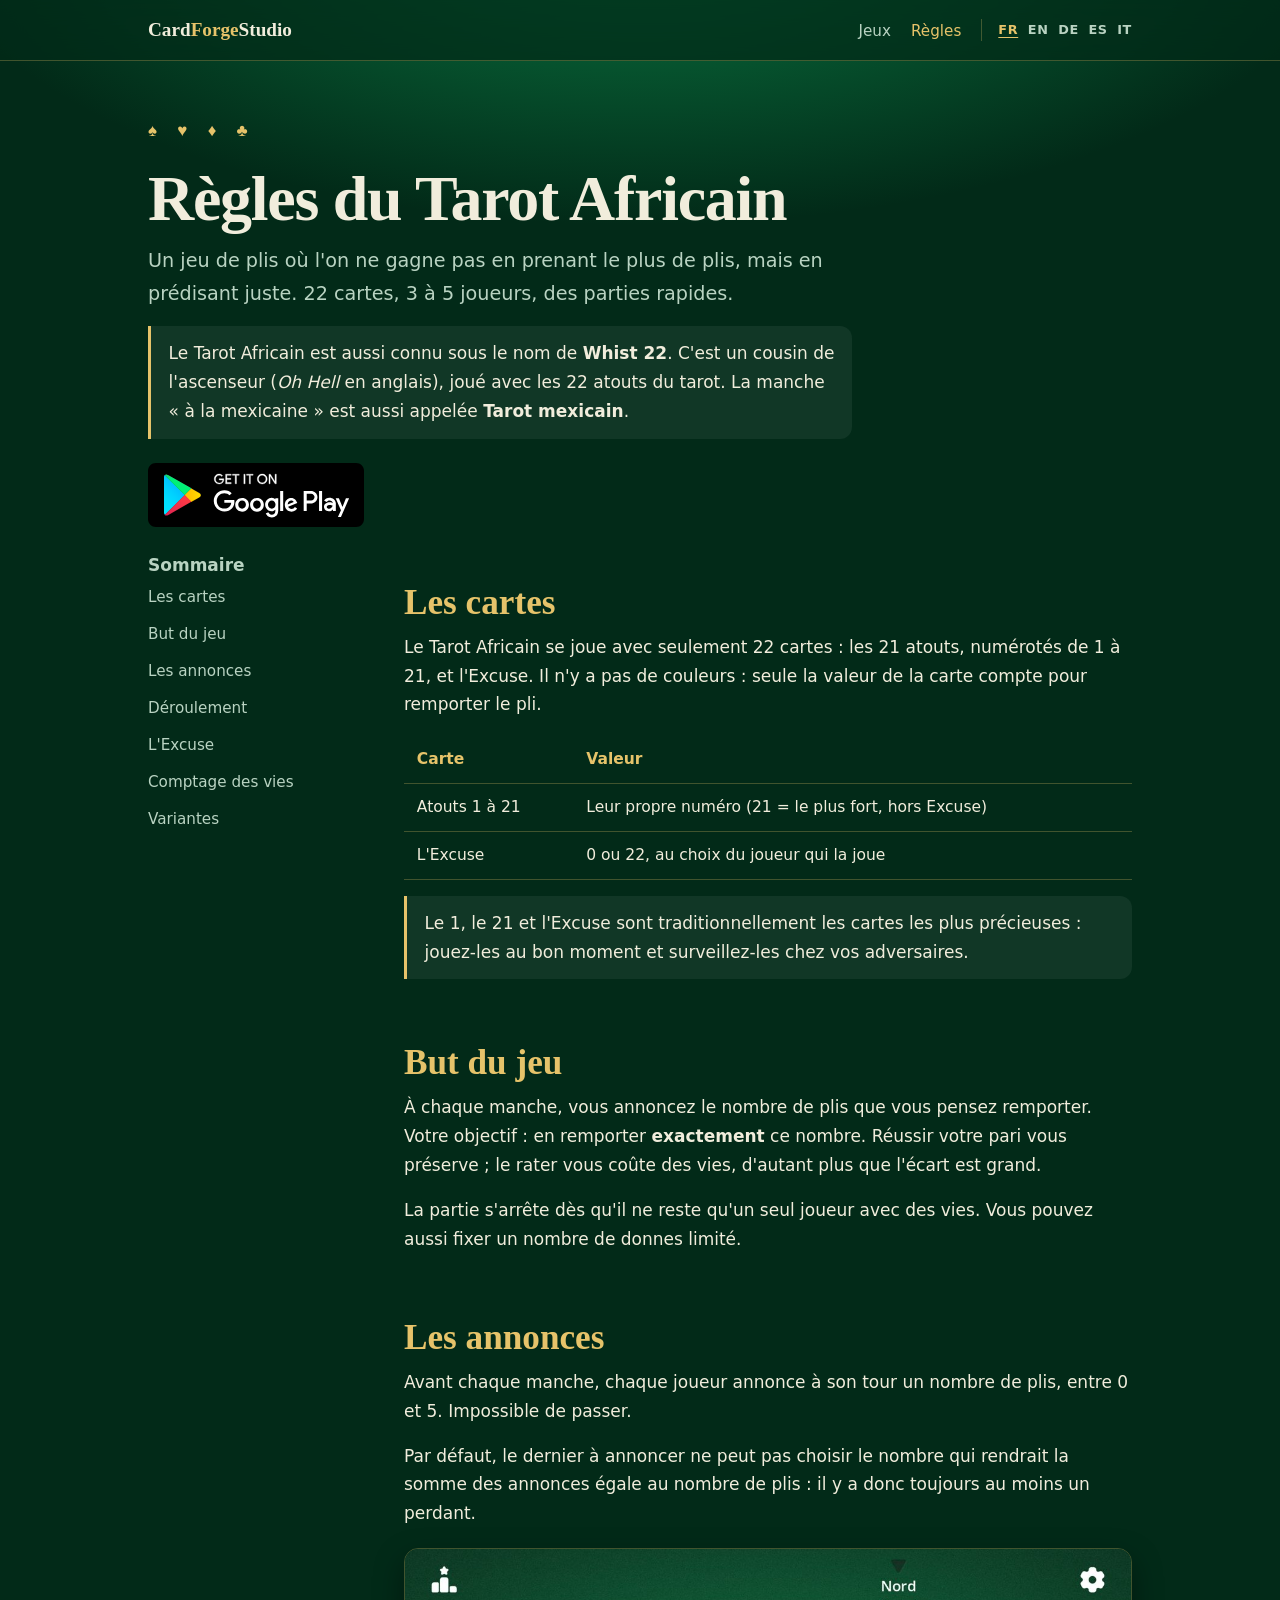
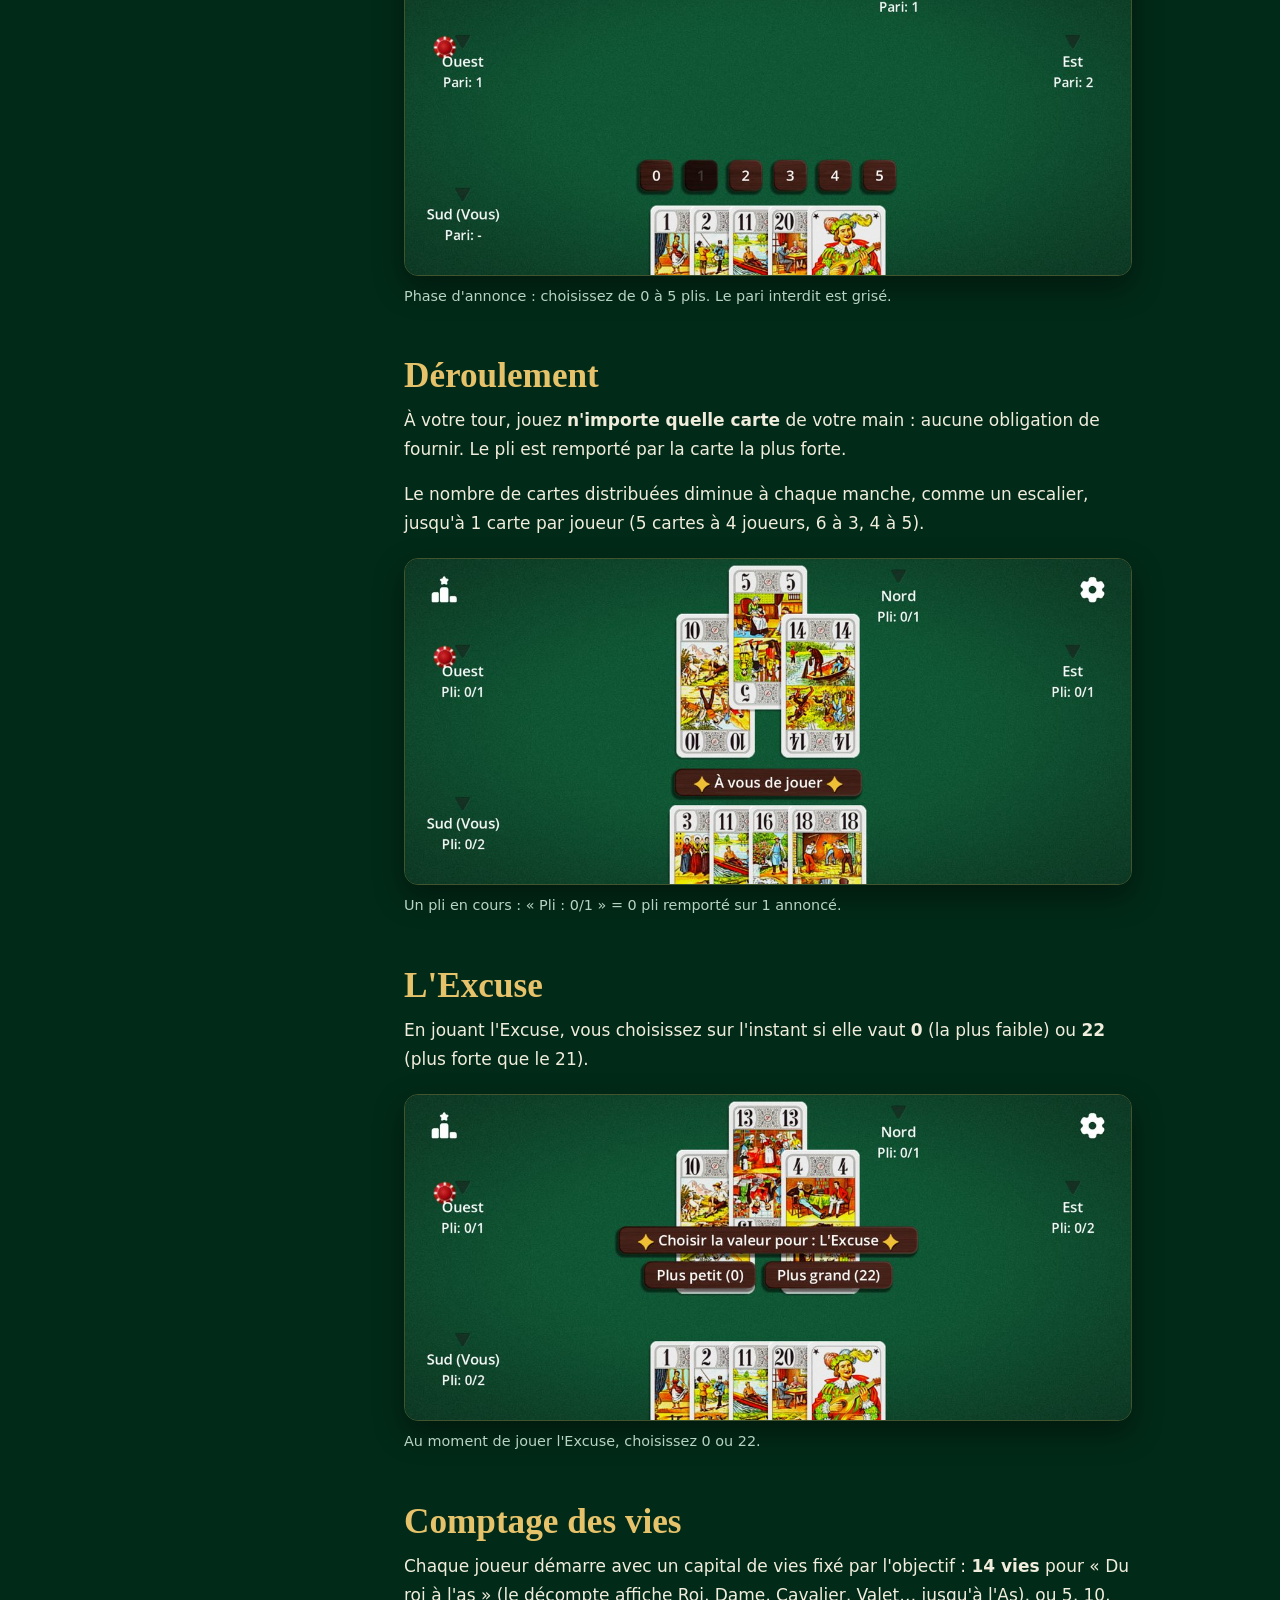
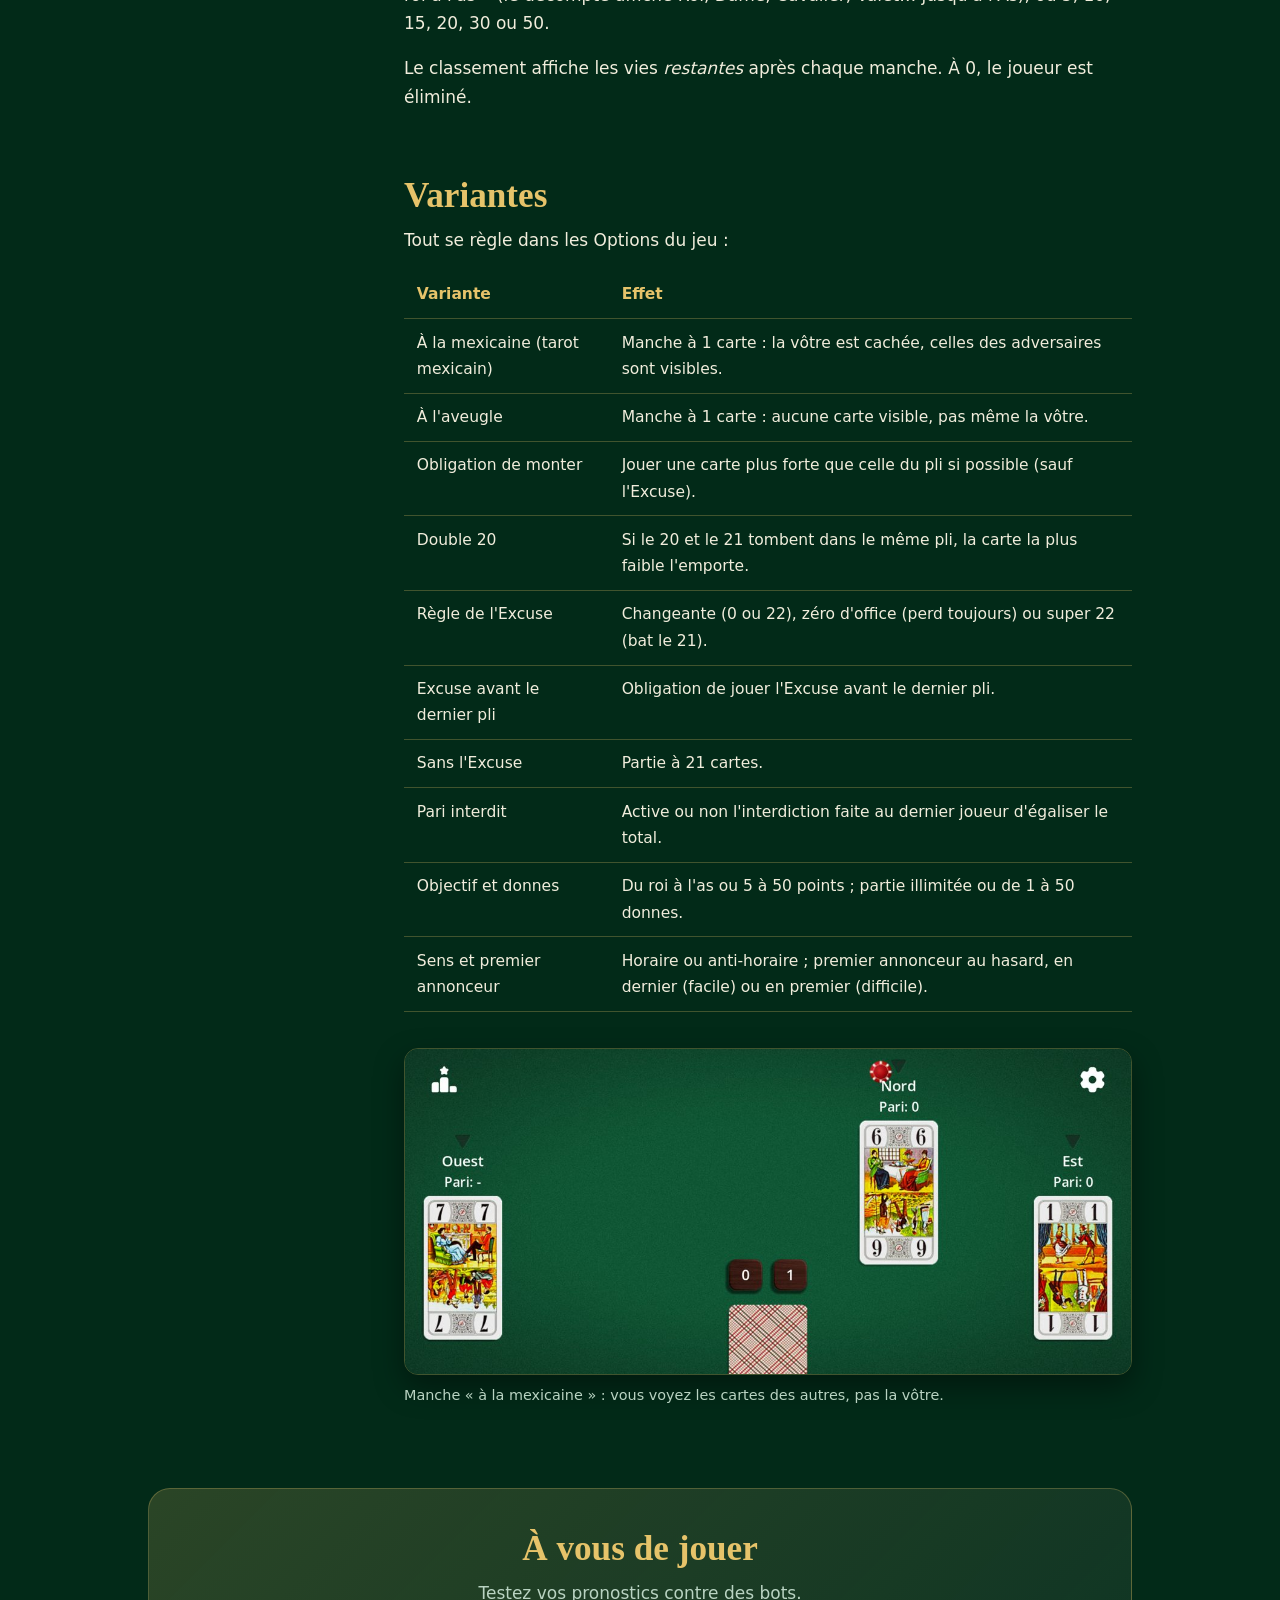
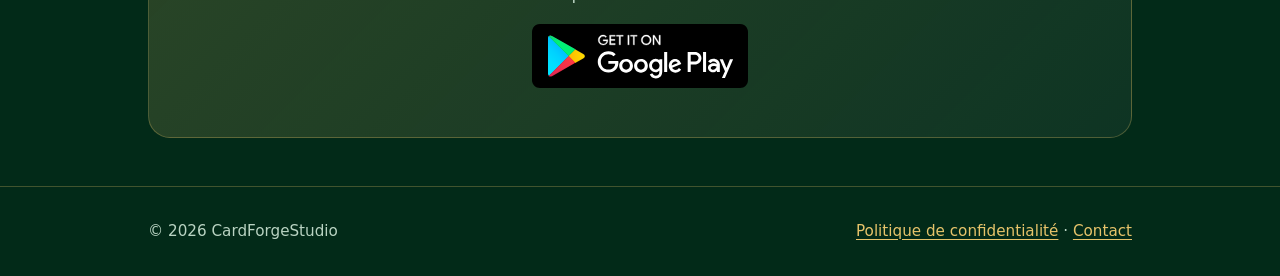
<file: tarot-africain.html>
<!DOCTYPE html>
<html lang="fr"><head><meta charset="utf-8"><meta name="viewport" content="width=device-width, initial-scale=1">

<title>Règles du Tarot Africain (Whist 22) – CardForgeStudio</title><meta name="description" content="Règles du Tarot Africain : annonces, plis, Excuse, comptage des vies et variantes. Jouez sur Android. Aussi appelé Whist 22."><link rel="canonical" href="https://cardforgestudio.github.io/tarot-africain.html"><link rel="alternate" hreflang="fr" href="https://cardforgestudio.github.io/tarot-africain.html"><link rel="alternate" hreflang="en" href="https://cardforgestudio.github.io/en/tarot-africain.html"><link rel="alternate" hreflang="de" href="https://cardforgestudio.github.io/de/tarot-africain.html"><link rel="alternate" hreflang="es" href="https://cardforgestudio.github.io/es/tarot-africain.html"><link rel="alternate" hreflang="it" href="https://cardforgestudio.github.io/it/tarot-africain.html"><link rel="alternate" hreflang="x-default" href="https://cardforgestudio.github.io/tarot-africain.html"><link rel="icon" href="favicon.ico" sizes="48x48"><link rel="icon" href="favicon.svg" type="image/svg+xml"><link rel="icon" href="icon-192.png" type="image/png" sizes="192x192"><link rel="apple-touch-icon" href="apple-touch-icon.png"><link rel="stylesheet" href="styles.css"></head><body>
<nav><div class="w"><a class="logo" href="index.html">Card<span>Forge</span>Studio</a><ul><li><a href="index.html#jeux">Jeux</a></li><li><a href="tarot-africain.html" aria-current="page">Règles</a></li><li class="lg"><a href="tarot-africain.html" hreflang="fr" lang="fr" aria-current="true">FR</a><a href="en/tarot-africain.html" hreflang="en" lang="en">EN</a><a href="de/tarot-africain.html" hreflang="de" lang="de">DE</a><a href="es/tarot-africain.html" hreflang="es" lang="es">ES</a><a href="it/tarot-africain.html" hreflang="it" lang="it">IT</a></li></ul></div></nav>
<main><div class="w"><header style="padding:3.5rem 0 1.5rem" class="n"><p class="suits" aria-hidden="true">&#9824; &#9829; &#9830; &#9827;</p><h1>Règles du Tarot Africain</h1><p class="lead muted">Un jeu de plis où l'on ne gagne pas en prenant le plus de plis, mais en prédisant juste. 22 cartes, 3 à 5 joueurs, des parties rapides.</p><p class="note">Le Tarot Africain est aussi connu sous le nom de <strong>Whist 22</strong>. C'est un cousin de l'ascenseur (<em>Oh Hell</em> en anglais), joué avec les 22 atouts du tarot. La manche « à la mexicaine » est aussi appelée <strong>Tarot mexicain</strong>.</p><div class="cta"><a class="badge" href="https://play.google.com/store/apps/details?id=com.cardforgestudio.tarotafricain&amp;referrer=utm_source%3Dcardforgestudio-site%26utm_medium%3Dwebsite%26utm_campaign%3Dtarot-africain_fr%26utm_content%3Drules_header" rel="noopener"><img src="images/logo/google-play-badge-logo.svg" alt="Disponible sur Google Play" height="64"></a></div></header>
<div class="layout"><aside class="toc"><strong class="muted">Sommaire</strong><ol><li><a href="#cartes">Les cartes</a></li><li><a href="#but">But du jeu</a></li><li><a href="#annonces">Les annonces</a></li><li><a href="#deroulement">Déroulement</a></li><li><a href="#excuse">L'Excuse</a></li><li><a href="#points">Comptage des vies</a></li><li><a href="#variantes">Variantes</a></li></ol></aside><div class="rules"><article id="cartes"><h2>Les cartes</h2><p>Le Tarot Africain se joue avec seulement 22 cartes : les 21 atouts, numérotés de 1 à 21, et l'Excuse. Il n'y a pas de couleurs : seule la valeur de la carte compte pour remporter le pli.</p><div class="tw"><table><thead><tr><th>Carte</th><th>Valeur</th></tr></thead><tbody><tr><td>Atouts 1 à 21</td><td>Leur propre numéro (21 = le plus fort, hors Excuse)</td></tr><tr><td>L'Excuse</td><td>0 ou 22, au choix du joueur qui la joue</td></tr></tbody></table></div><p class="note">Le 1, le 21 et l'Excuse sont traditionnellement les cartes les plus précieuses : jouez-les au bon moment et surveillez-les chez vos adversaires.</p></article><article id="but"><h2>But du jeu</h2><p>À chaque manche, vous annoncez le nombre de plis que vous pensez remporter. Votre objectif : en remporter <strong>exactement</strong> ce nombre. Réussir votre pari vous préserve ; le rater vous coûte des vies, d'autant plus que l'écart est grand.</p><p>La partie s'arrête dès qu'il ne reste qu'un seul joueur avec des vies. Vous pouvez aussi fixer un nombre de donnes limité.</p></article><article id="annonces"><h2>Les annonces</h2><p>Avant chaque manche, chaque joueur annonce à son tour un nombre de plis, entre 0 et 5. Impossible de passer.</p><p>Par défaut, le dernier à annoncer ne peut pas choisir le nombre qui rendrait la somme des annonces égale au nombre de plis : il y a donc toujours au moins un perdant.</p><figure><img src="images/screenshots/fr/bidding.png" width="1200" height="538" loading="lazy" alt="Phase d'annonce : choisissez de 0 à 5 plis. Le pari interdit est grisé."><figcaption>Phase d'annonce : choisissez de 0 à 5 plis. Le pari interdit est grisé.</figcaption></figure></article><article id="deroulement"><h2>Déroulement</h2><p>À votre tour, jouez <strong>n'importe quelle carte</strong> de votre main : aucune obligation de fournir. Le pli est remporté par la carte la plus forte.</p><p>Le nombre de cartes distribuées diminue à chaque manche, comme un escalier, jusqu'à 1 carte par joueur (5 cartes à 4 joueurs, 6 à 3, 4 à 5).</p><figure><img src="images/screenshots/fr/partie.png" width="1200" height="538" loading="lazy" alt="Un pli en cours : « Pli : 0/1 » = 0 pli remporté sur 1 annoncé."><figcaption>Un pli en cours : « Pli : 0/1 » = 0 pli remporté sur 1 annoncé.</figcaption></figure></article><article id="excuse"><h2>L'Excuse</h2><p>En jouant l'Excuse, vous choisissez sur l'instant si elle vaut <strong>0</strong> (la plus faible) ou <strong>22</strong> (plus forte que le 21).</p><figure><img src="images/screenshots/fr/excuse.png" width="1200" height="538" loading="lazy" alt="Au moment de jouer l'Excuse, choisissez 0 ou 22."><figcaption>Au moment de jouer l'Excuse, choisissez 0 ou 22.</figcaption></figure></article><article id="points"><h2>Comptage des vies</h2><p>Chaque joueur démarre avec un capital de vies fixé par l'objectif : <strong>14 vies</strong> pour « Du roi à l'as » (le décompte affiche Roi, Dame, Cavalier, Valet… jusqu'à l'As), ou 5, 10, 15, 20, 30 ou 50.</p><p>Le classement affiche les vies <em>restantes</em> après chaque manche. À 0, le joueur est éliminé.</p></article><article id="variantes"><h2>Variantes</h2><p>Tout se règle dans les Options du jeu :</p><div class="tw"><table><thead><tr><th>Variante</th><th>Effet</th></tr></thead><tbody><tr><td>À la mexicaine (tarot mexicain)</td><td>Manche à 1 carte : la vôtre est cachée, celles des adversaires sont visibles.</td></tr><tr><td>À l'aveugle</td><td>Manche à 1 carte : aucune carte visible, pas même la vôtre.</td></tr><tr><td>Obligation de monter</td><td>Jouer une carte plus forte que celle du pli si possible (sauf l'Excuse).</td></tr><tr><td>Double 20</td><td>Si le 20 et le 21 tombent dans le même pli, la carte la plus faible l'emporte.</td></tr><tr><td>Règle de l'Excuse</td><td>Changeante (0 ou 22), zéro d'office (perd toujours) ou super 22 (bat le 21).</td></tr><tr><td>Excuse avant le dernier pli</td><td>Obligation de jouer l'Excuse avant le dernier pli.</td></tr><tr><td>Sans l'Excuse</td><td>Partie à 21 cartes.</td></tr><tr><td>Pari interdit</td><td>Active ou non l'interdiction faite au dernier joueur d'égaliser le total.</td></tr><tr><td>Objectif et donnes</td><td>Du roi à l'as ou 5 à 50 points ; partie illimitée ou de 1 à 50 donnes.</td></tr><tr><td>Sens et premier annonceur</td><td>Horaire ou anti-horaire ; premier annonceur au hasard, en dernier (facile) ou en premier (difficile).</td></tr></tbody></table></div><figure><img src="images/screenshots/fr/variante.png" width="1200" height="538" loading="lazy" alt="Manche « à la mexicaine » : vous voyez les cartes des autres, pas la vôtre."><figcaption>Manche « à la mexicaine » : vous voyez les cartes des autres, pas la vôtre.</figcaption></figure></article></div></div><div class="banner"><h2>À vous de jouer</h2><p class="muted">Testez vos pronostics contre des bots.</p><a class="badge" href="https://play.google.com/store/apps/details?id=com.cardforgestudio.tarotafricain&amp;referrer=utm_source%3Dcardforgestudio-site%26utm_medium%3Dwebsite%26utm_campaign%3Dtarot-africain_fr%26utm_content%3Drules_banner" rel="noopener"><img src="images/logo/google-play-badge-logo.svg" alt="Disponible sur Google Play" height="64"></a></div></div></main>
<footer><div class="w"><span>&copy; 2026 CardForgeStudio</span><span><a href="privacy-policy.html">Politique de confidentialité</a> · <a href="mailto:support.cardforgestudio@gmail.com">Contact</a></span></div></footer>
</body></html>
</file>
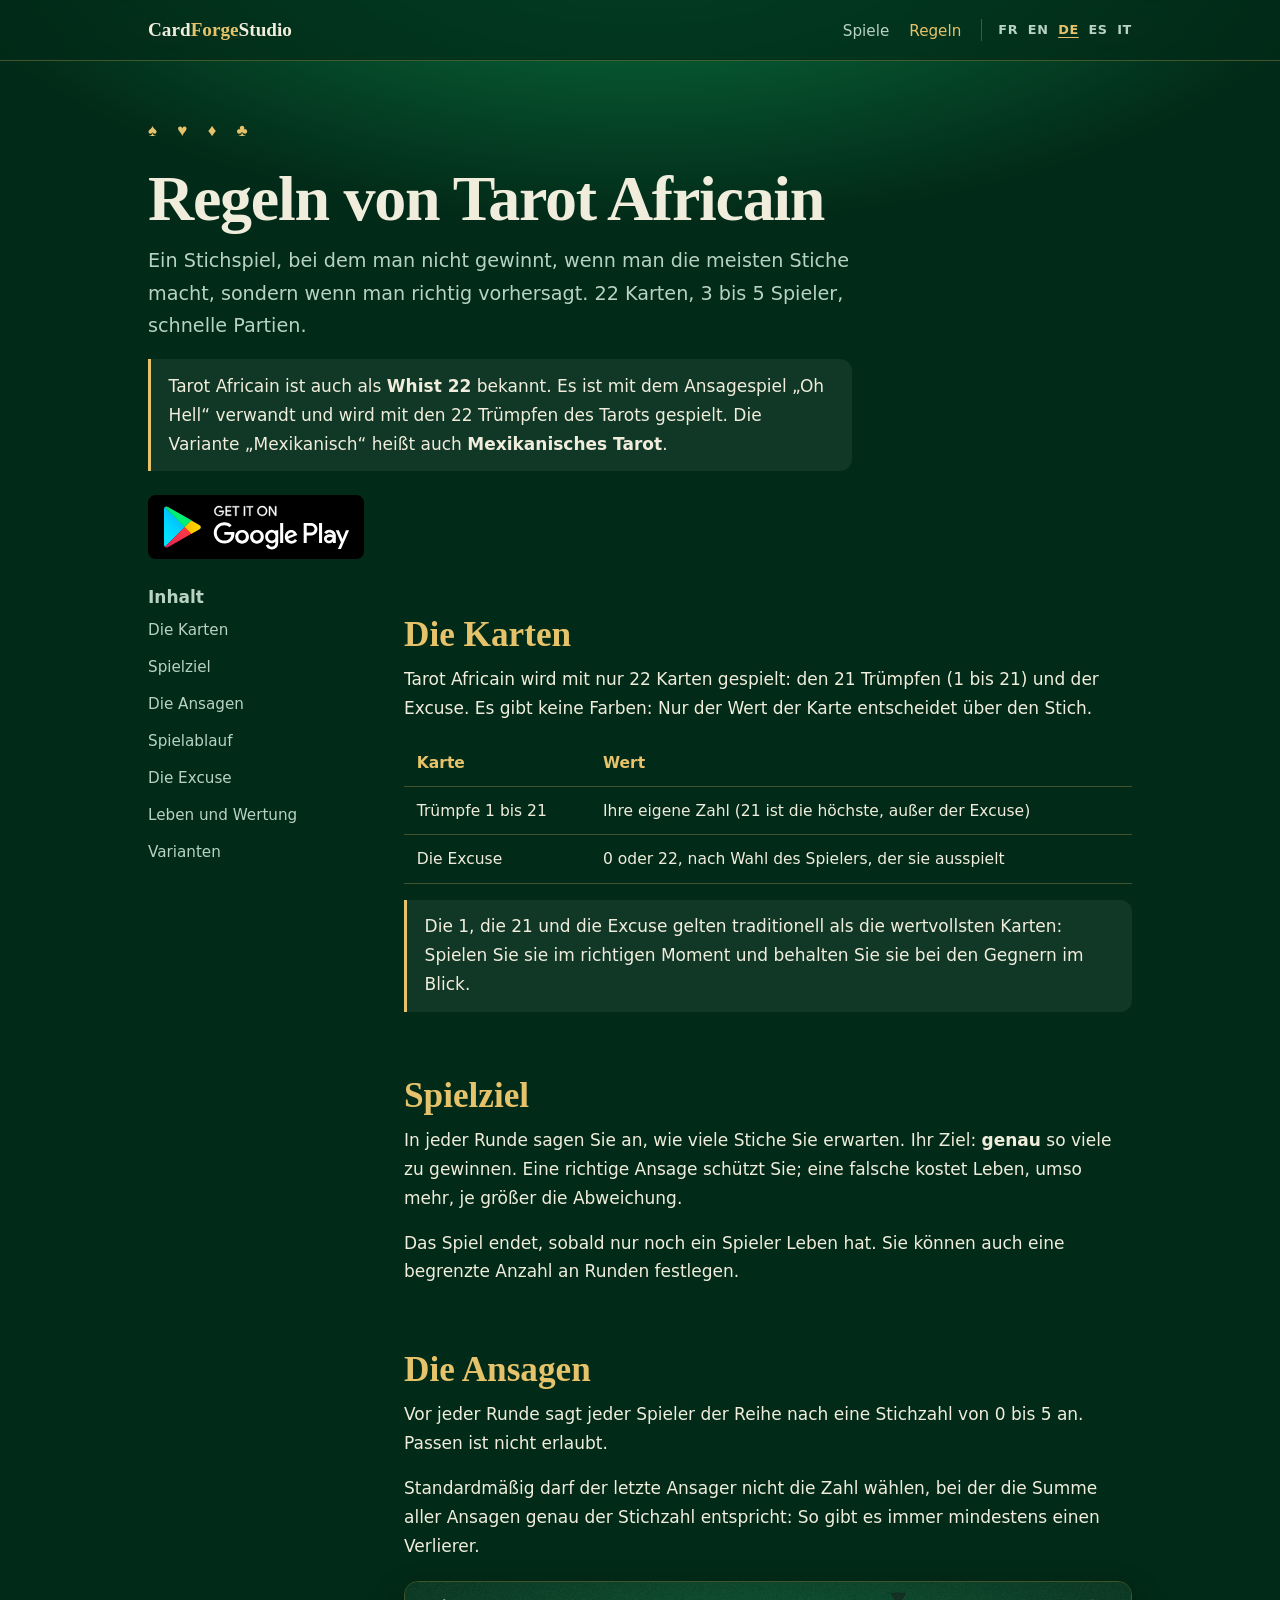
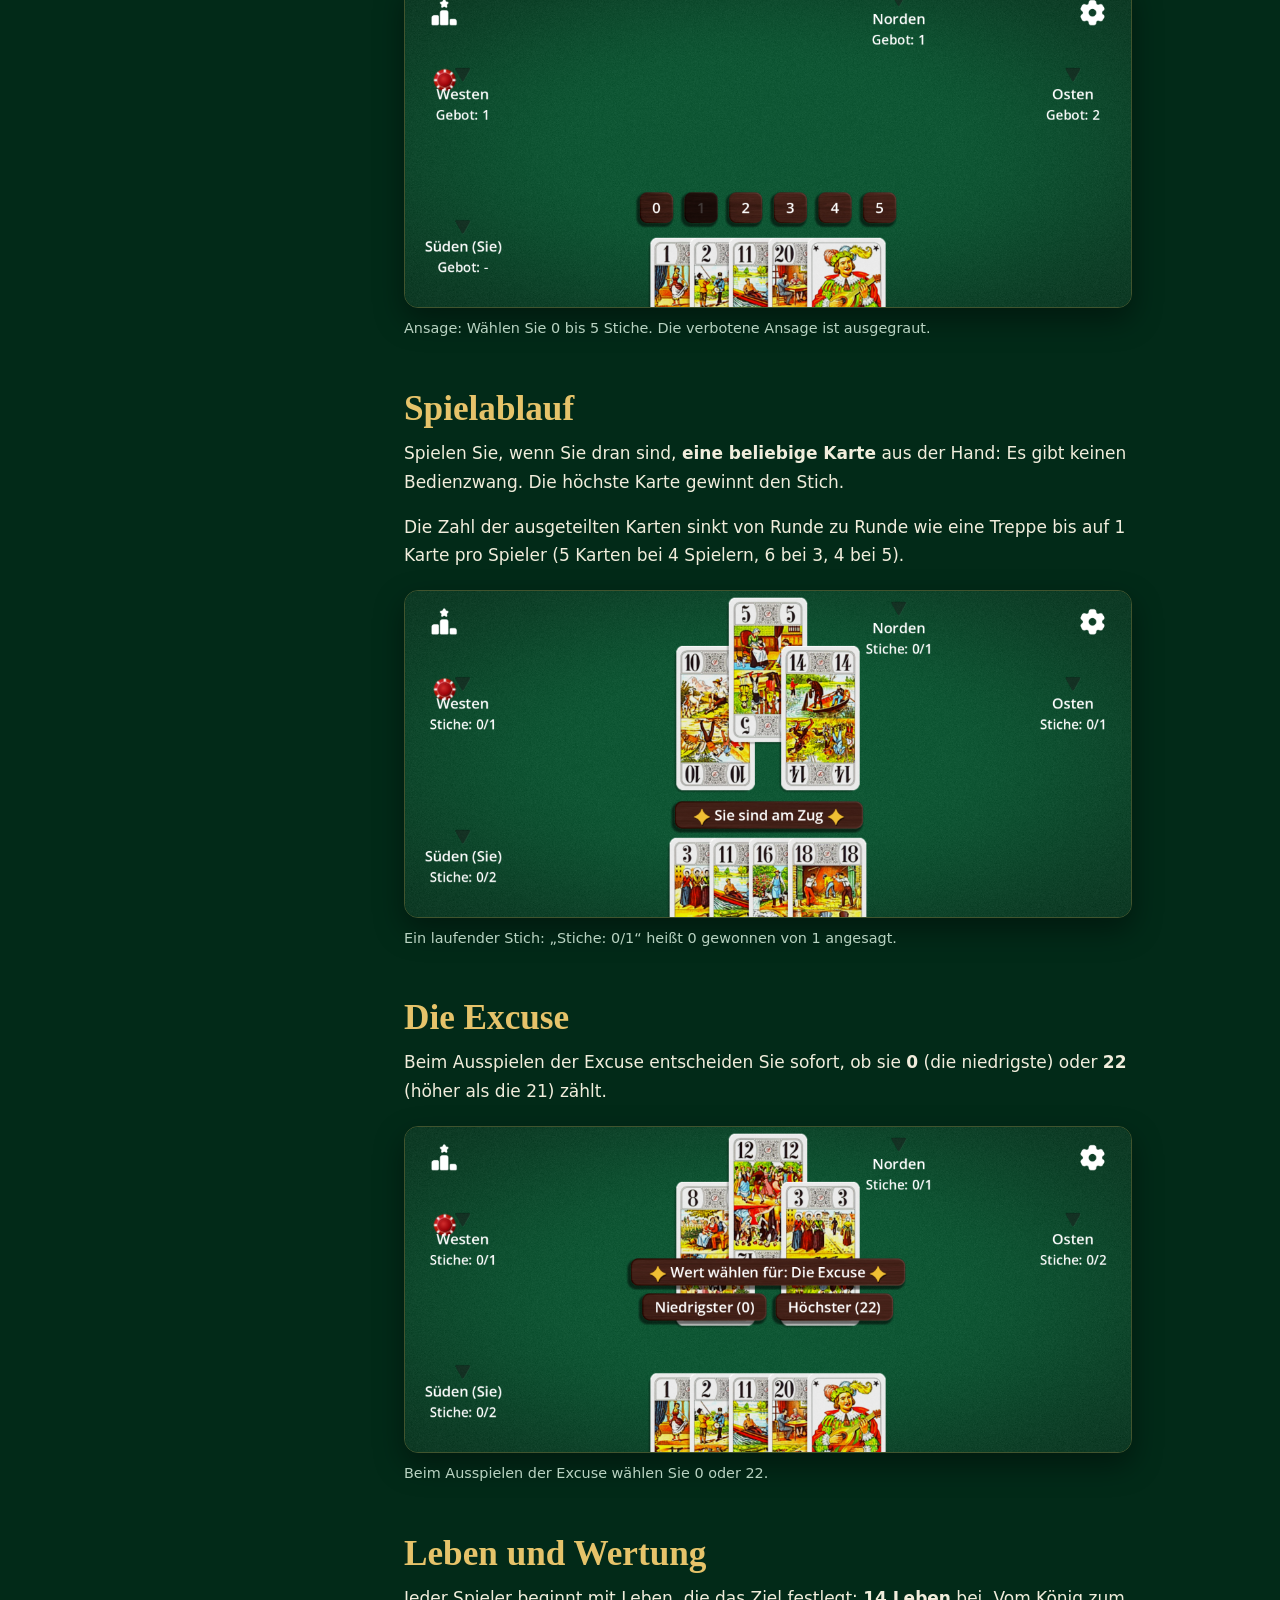
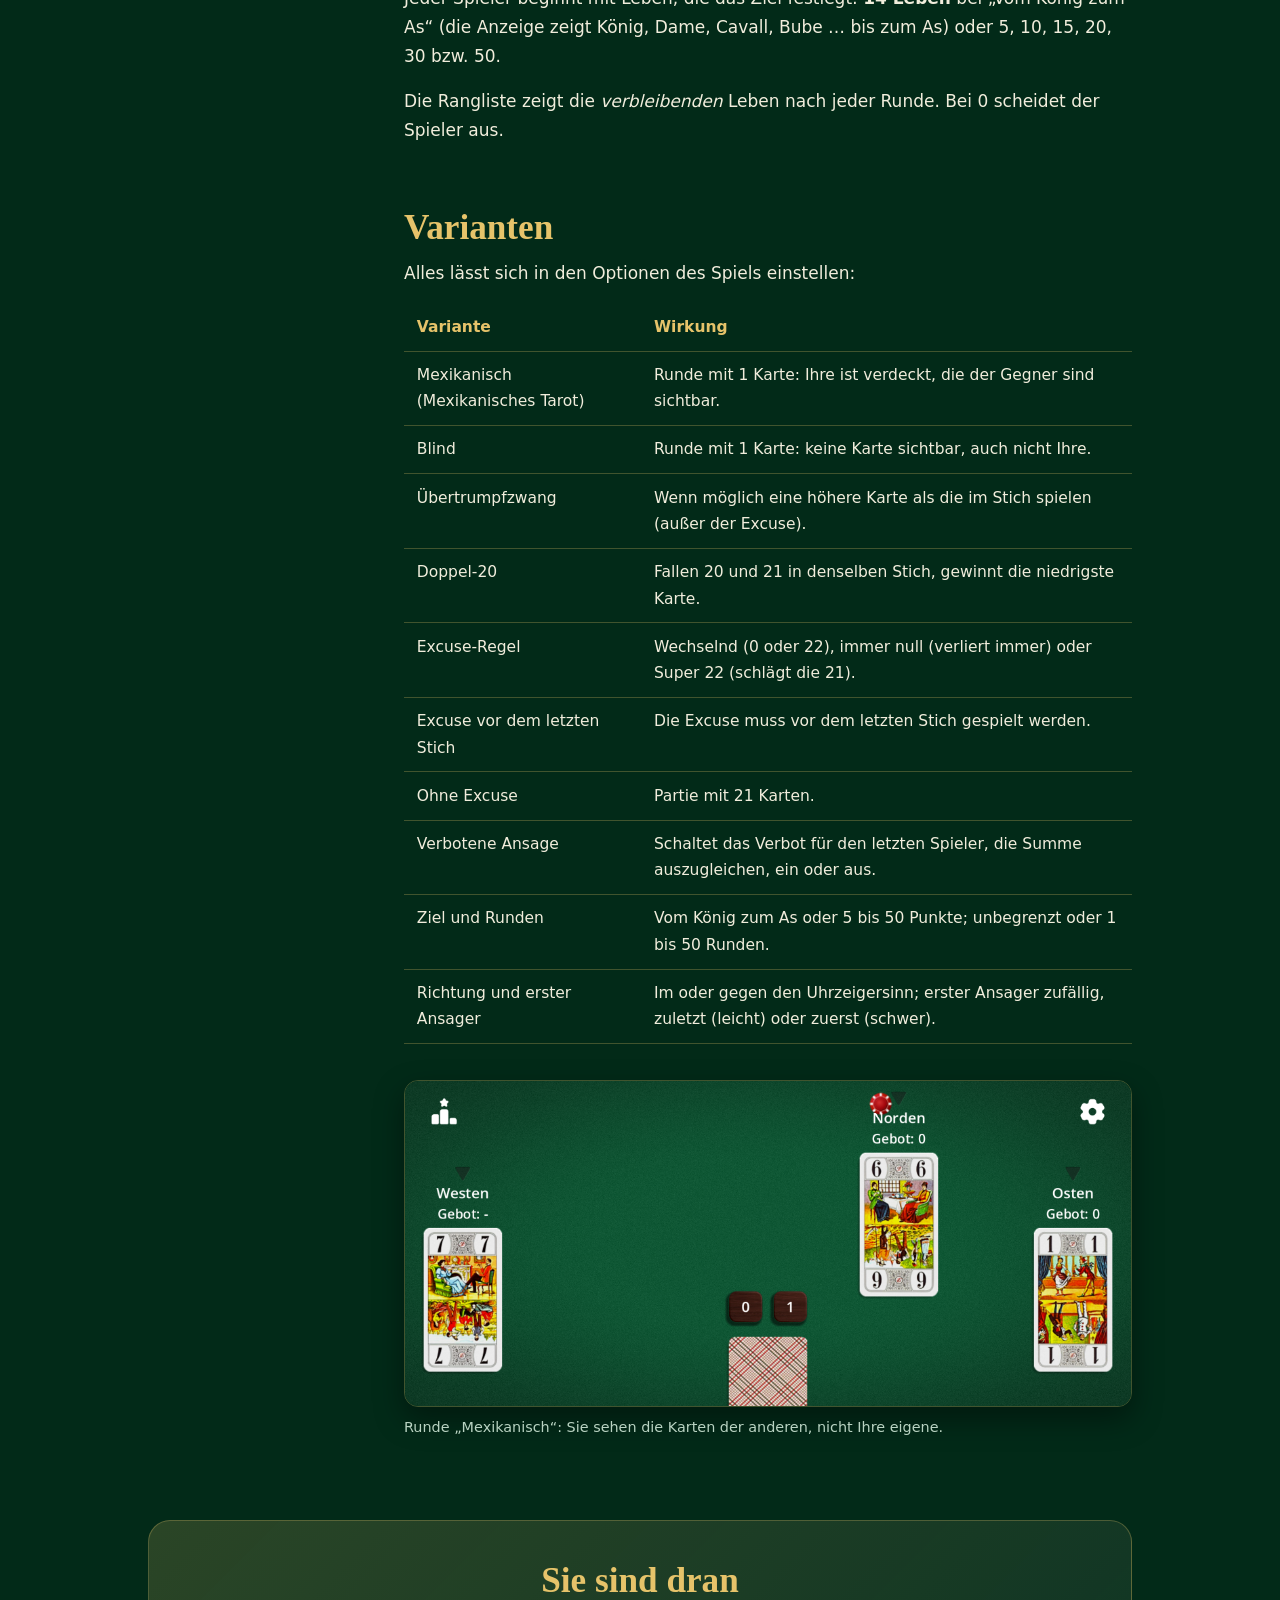
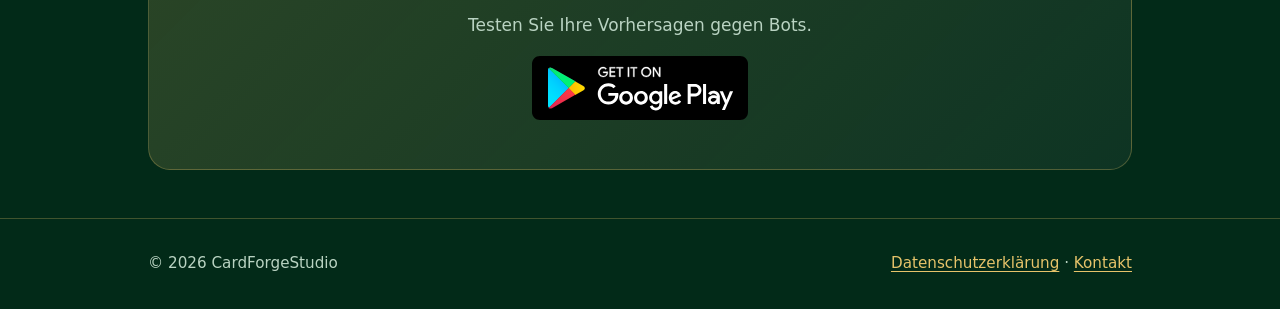
<file: de/tarot-africain.html>
<!DOCTYPE html>
<html lang="de"><head><meta charset="utf-8"><meta name="viewport" content="width=device-width, initial-scale=1">

<title>Regeln von Tarot Africain (Whist 22) – CardForgeStudio</title><meta name="description" content="Regeln von Tarot Africain: Ansagen, Stiche, Excuse, Leben und Varianten. Spielen Sie auf Android. Auch bekannt als Whist 22."><link rel="canonical" href="https://cardforgestudio.github.io/de/tarot-africain.html"><link rel="alternate" hreflang="fr" href="https://cardforgestudio.github.io/tarot-africain.html"><link rel="alternate" hreflang="en" href="https://cardforgestudio.github.io/en/tarot-africain.html"><link rel="alternate" hreflang="de" href="https://cardforgestudio.github.io/de/tarot-africain.html"><link rel="alternate" hreflang="es" href="https://cardforgestudio.github.io/es/tarot-africain.html"><link rel="alternate" hreflang="it" href="https://cardforgestudio.github.io/it/tarot-africain.html"><link rel="alternate" hreflang="x-default" href="https://cardforgestudio.github.io/tarot-africain.html"><link rel="icon" href="../favicon.ico" sizes="48x48"><link rel="icon" href="../favicon.svg" type="image/svg+xml"><link rel="icon" href="../icon-192.png" type="image/png" sizes="192x192"><link rel="apple-touch-icon" href="../apple-touch-icon.png"><link rel="stylesheet" href="../styles.css"></head><body>
<nav><div class="w"><a class="logo" href="../de/index.html">Card<span>Forge</span>Studio</a><ul><li><a href="../de/index.html#jeux">Spiele</a></li><li><a href="../de/tarot-africain.html" aria-current="page">Regeln</a></li><li class="lg"><a href="../tarot-africain.html" hreflang="fr" lang="fr">FR</a><a href="../en/tarot-africain.html" hreflang="en" lang="en">EN</a><a href="../de/tarot-africain.html" hreflang="de" lang="de" aria-current="true">DE</a><a href="../es/tarot-africain.html" hreflang="es" lang="es">ES</a><a href="../it/tarot-africain.html" hreflang="it" lang="it">IT</a></li></ul></div></nav>
<main><div class="w"><header style="padding:3.5rem 0 1.5rem" class="n"><p class="suits" aria-hidden="true">&#9824; &#9829; &#9830; &#9827;</p><h1>Regeln von Tarot Africain</h1><p class="lead muted">Ein Stichspiel, bei dem man nicht gewinnt, wenn man die meisten Stiche macht, sondern wenn man richtig vorhersagt. 22 Karten, 3 bis 5 Spieler, schnelle Partien.</p><p class="note">Tarot Africain ist auch als <strong>Whist 22</strong> bekannt. Es ist mit dem Ansagespiel „Oh Hell“ verwandt und wird mit den 22 Trümpfen des Tarots gespielt. Die Variante „Mexikanisch“ heißt auch <strong>Mexikanisches Tarot</strong>.</p><div class="cta"><a class="badge" href="https://play.google.com/store/apps/details?id=com.cardforgestudio.tarotafricain&amp;referrer=utm_source%3Dcardforgestudio-site%26utm_medium%3Dwebsite%26utm_campaign%3Dtarot-africain_de%26utm_content%3Drules_header" rel="noopener"><img src="../images/logo/google-play-badge-logo.svg" alt="Jetzt bei Google Play" height="64"></a></div></header>
<div class="layout"><aside class="toc"><strong class="muted">Inhalt</strong><ol><li><a href="#cartes">Die Karten</a></li><li><a href="#but">Spielziel</a></li><li><a href="#annonces">Die Ansagen</a></li><li><a href="#deroulement">Spielablauf</a></li><li><a href="#excuse">Die Excuse</a></li><li><a href="#points">Leben und Wertung</a></li><li><a href="#variantes">Varianten</a></li></ol></aside><div class="rules"><article id="cartes"><h2>Die Karten</h2><p>Tarot Africain wird mit nur 22 Karten gespielt: den 21 Trümpfen (1 bis 21) und der Excuse. Es gibt keine Farben: Nur der Wert der Karte entscheidet über den Stich.</p><div class="tw"><table><thead><tr><th>Karte</th><th>Wert</th></tr></thead><tbody><tr><td>Trümpfe 1 bis 21</td><td>Ihre eigene Zahl (21 ist die höchste, außer der Excuse)</td></tr><tr><td>Die Excuse</td><td>0 oder 22, nach Wahl des Spielers, der sie ausspielt</td></tr></tbody></table></div><p class="note">Die 1, die 21 und die Excuse gelten traditionell als die wertvollsten Karten: Spielen Sie sie im richtigen Moment und behalten Sie sie bei den Gegnern im Blick.</p></article><article id="but"><h2>Spielziel</h2><p>In jeder Runde sagen Sie an, wie viele Stiche Sie erwarten. Ihr Ziel: <strong>genau</strong> so viele zu gewinnen. Eine richtige Ansage schützt Sie; eine falsche kostet Leben, umso mehr, je größer die Abweichung.</p><p>Das Spiel endet, sobald nur noch ein Spieler Leben hat. Sie können auch eine begrenzte Anzahl an Runden festlegen.</p></article><article id="annonces"><h2>Die Ansagen</h2><p>Vor jeder Runde sagt jeder Spieler der Reihe nach eine Stichzahl von 0 bis 5 an. Passen ist nicht erlaubt.</p><p>Standardmäßig darf der letzte Ansager nicht die Zahl wählen, bei der die Summe aller Ansagen genau der Stichzahl entspricht: So gibt es immer mindestens einen Verlierer.</p><figure><img src="../images/screenshots/de/bidding.png" width="1200" height="538" loading="lazy" alt="Ansage: Wählen Sie 0 bis 5 Stiche. Die verbotene Ansage ist ausgegraut."><figcaption>Ansage: Wählen Sie 0 bis 5 Stiche. Die verbotene Ansage ist ausgegraut.</figcaption></figure></article><article id="deroulement"><h2>Spielablauf</h2><p>Spielen Sie, wenn Sie dran sind, <strong>eine beliebige Karte</strong> aus der Hand: Es gibt keinen Bedienzwang. Die höchste Karte gewinnt den Stich.</p><p>Die Zahl der ausgeteilten Karten sinkt von Runde zu Runde wie eine Treppe bis auf 1 Karte pro Spieler (5 Karten bei 4 Spielern, 6 bei 3, 4 bei 5).</p><figure><img src="../images/screenshots/de/partie.png" width="1200" height="538" loading="lazy" alt="Ein laufender Stich: „Stiche: 0/1“ heißt 0 gewonnen von 1 angesagt."><figcaption>Ein laufender Stich: „Stiche: 0/1“ heißt 0 gewonnen von 1 angesagt.</figcaption></figure></article><article id="excuse"><h2>Die Excuse</h2><p>Beim Ausspielen der Excuse entscheiden Sie sofort, ob sie <strong>0</strong> (die niedrigste) oder <strong>22</strong> (höher als die 21) zählt.</p><figure><img src="../images/screenshots/de/excuse.png" width="1200" height="538" loading="lazy" alt="Beim Ausspielen der Excuse wählen Sie 0 oder 22."><figcaption>Beim Ausspielen der Excuse wählen Sie 0 oder 22.</figcaption></figure></article><article id="points"><h2>Leben und Wertung</h2><p>Jeder Spieler beginnt mit Leben, die das Ziel festlegt: <strong>14 Leben</strong> bei „Vom König zum As“ (die Anzeige zeigt König, Dame, Cavall, Bube … bis zum As) oder 5, 10, 15, 20, 30 bzw. 50.</p><p>Die Rangliste zeigt die <em>verbleibenden</em> Leben nach jeder Runde. Bei 0 scheidet der Spieler aus.</p></article><article id="variantes"><h2>Varianten</h2><p>Alles lässt sich in den Optionen des Spiels einstellen:</p><div class="tw"><table><thead><tr><th>Variante</th><th>Wirkung</th></tr></thead><tbody><tr><td>Mexikanisch (Mexikanisches Tarot)</td><td>Runde mit 1 Karte: Ihre ist verdeckt, die der Gegner sind sichtbar.</td></tr><tr><td>Blind</td><td>Runde mit 1 Karte: keine Karte sichtbar, auch nicht Ihre.</td></tr><tr><td>Übertrumpfzwang</td><td>Wenn möglich eine höhere Karte als die im Stich spielen (außer der Excuse).</td></tr><tr><td>Doppel-20</td><td>Fallen 20 und 21 in denselben Stich, gewinnt die niedrigste Karte.</td></tr><tr><td>Excuse-Regel</td><td>Wechselnd (0 oder 22), immer null (verliert immer) oder Super 22 (schlägt die 21).</td></tr><tr><td>Excuse vor dem letzten Stich</td><td>Die Excuse muss vor dem letzten Stich gespielt werden.</td></tr><tr><td>Ohne Excuse</td><td>Partie mit 21 Karten.</td></tr><tr><td>Verbotene Ansage</td><td>Schaltet das Verbot für den letzten Spieler, die Summe auszugleichen, ein oder aus.</td></tr><tr><td>Ziel und Runden</td><td>Vom König zum As oder 5 bis 50 Punkte; unbegrenzt oder 1 bis 50 Runden.</td></tr><tr><td>Richtung und erster Ansager</td><td>Im oder gegen den Uhrzeigersinn; erster Ansager zufällig, zuletzt (leicht) oder zuerst (schwer).</td></tr></tbody></table></div><figure><img src="../images/screenshots/de/variante.png" width="1200" height="538" loading="lazy" alt="Runde „Mexikanisch“: Sie sehen die Karten der anderen, nicht Ihre eigene."><figcaption>Runde „Mexikanisch“: Sie sehen die Karten der anderen, nicht Ihre eigene.</figcaption></figure></article></div></div><div class="banner"><h2>Sie sind dran</h2><p class="muted">Testen Sie Ihre Vorhersagen gegen Bots.</p><a class="badge" href="https://play.google.com/store/apps/details?id=com.cardforgestudio.tarotafricain&amp;referrer=utm_source%3Dcardforgestudio-site%26utm_medium%3Dwebsite%26utm_campaign%3Dtarot-africain_de%26utm_content%3Drules_banner" rel="noopener"><img src="../images/logo/google-play-badge-logo.svg" alt="Jetzt bei Google Play" height="64"></a></div></div></main>
<footer><div class="w"><span>&copy; 2026 CardForgeStudio</span><span><a href="../privacy-policy.html">Datenschutzerklärung</a> · <a href="mailto:support.cardforgestudio@gmail.com">Kontakt</a></span></div></footer>
</body></html>
</file>
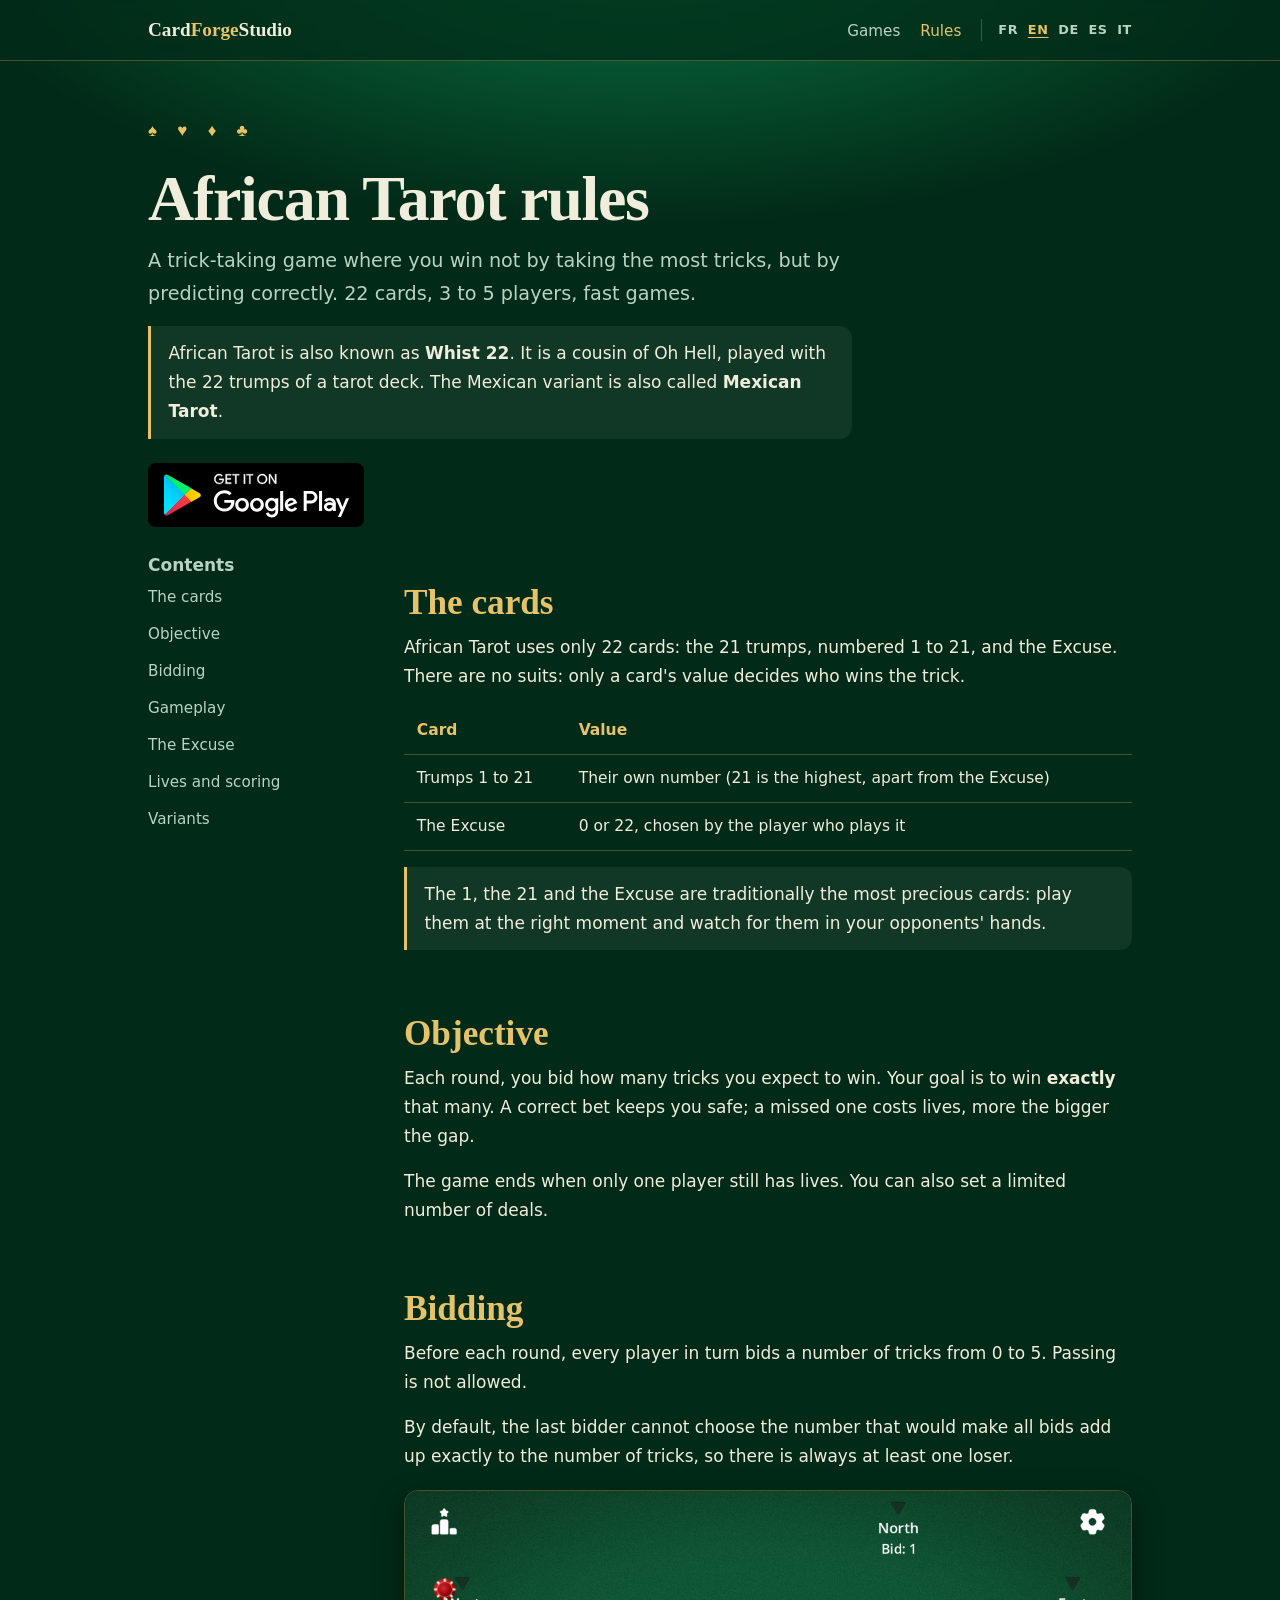
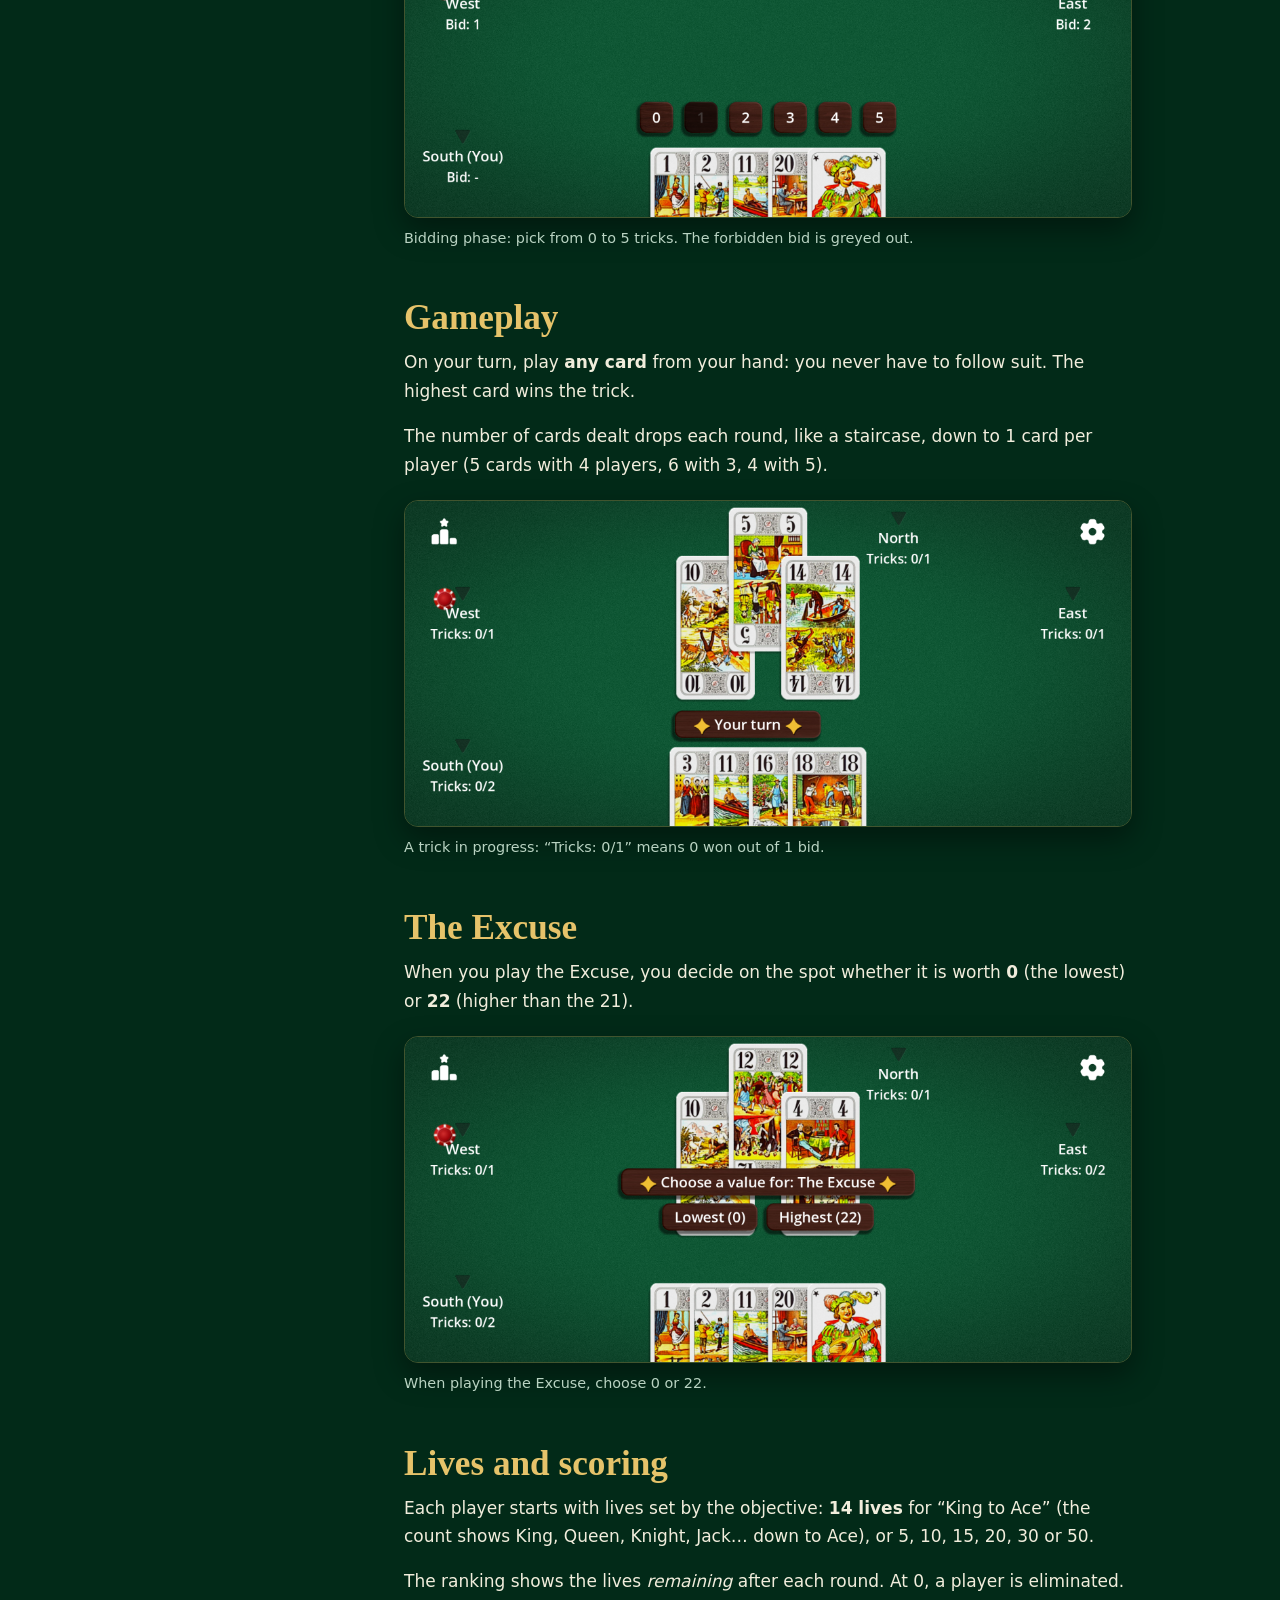
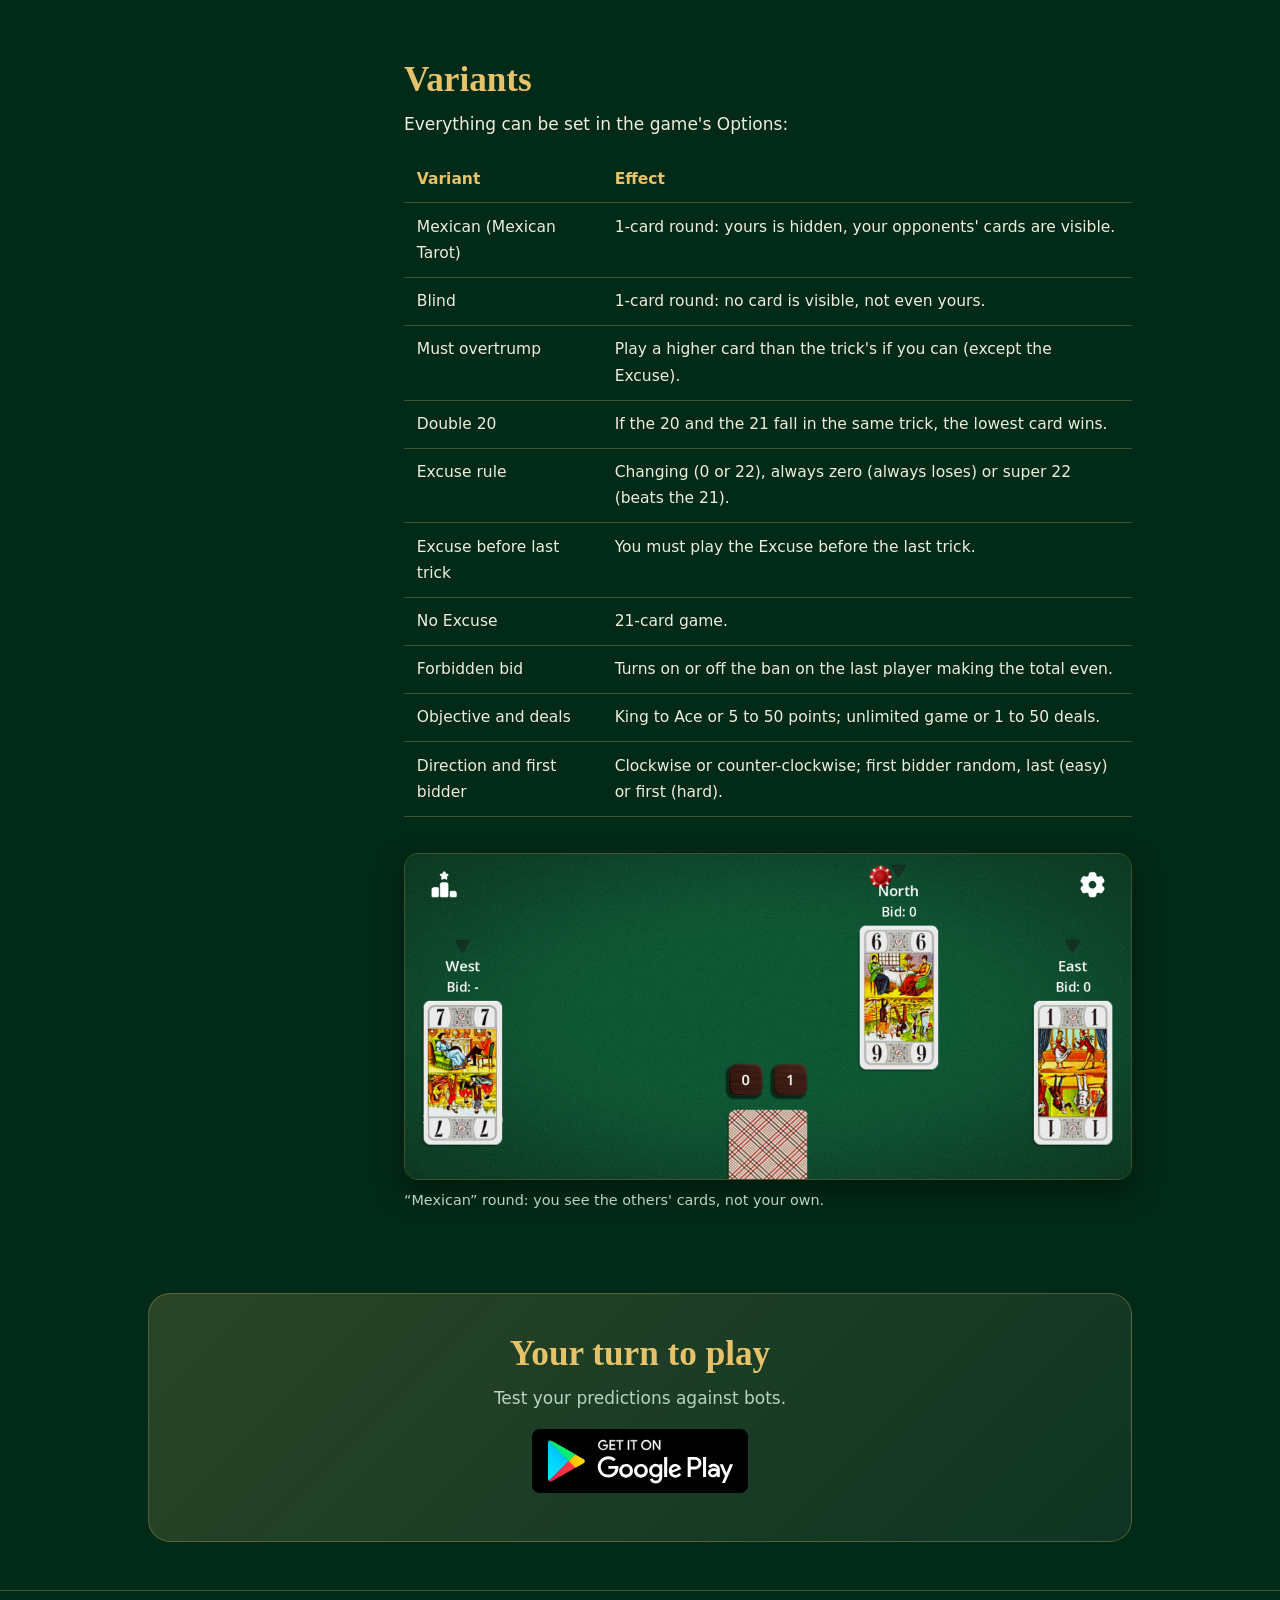
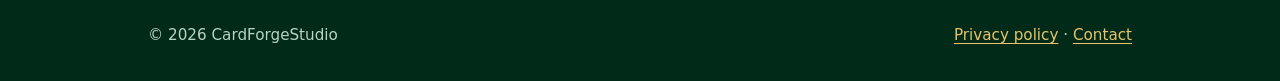
<file: en/tarot-africain.html>
<!DOCTYPE html>
<html lang="en"><head><meta charset="utf-8"><meta name="viewport" content="width=device-width, initial-scale=1">

<title>African Tarot rules (Whist 22) – CardForgeStudio</title><meta name="description" content="African Tarot rules: bidding, tricks, the Excuse, lives scoring and variants. Play on Android. Also called Whist 22."><link rel="canonical" href="https://cardforgestudio.github.io/en/tarot-africain.html"><link rel="alternate" hreflang="fr" href="https://cardforgestudio.github.io/tarot-africain.html"><link rel="alternate" hreflang="en" href="https://cardforgestudio.github.io/en/tarot-africain.html"><link rel="alternate" hreflang="de" href="https://cardforgestudio.github.io/de/tarot-africain.html"><link rel="alternate" hreflang="es" href="https://cardforgestudio.github.io/es/tarot-africain.html"><link rel="alternate" hreflang="it" href="https://cardforgestudio.github.io/it/tarot-africain.html"><link rel="alternate" hreflang="x-default" href="https://cardforgestudio.github.io/tarot-africain.html"><link rel="icon" href="../favicon.ico" sizes="48x48"><link rel="icon" href="../favicon.svg" type="image/svg+xml"><link rel="icon" href="../icon-192.png" type="image/png" sizes="192x192"><link rel="apple-touch-icon" href="../apple-touch-icon.png"><link rel="stylesheet" href="../styles.css"></head><body>
<nav><div class="w"><a class="logo" href="../en/index.html">Card<span>Forge</span>Studio</a><ul><li><a href="../en/index.html#jeux">Games</a></li><li><a href="../en/tarot-africain.html" aria-current="page">Rules</a></li><li class="lg"><a href="../tarot-africain.html" hreflang="fr" lang="fr">FR</a><a href="../en/tarot-africain.html" hreflang="en" lang="en" aria-current="true">EN</a><a href="../de/tarot-africain.html" hreflang="de" lang="de">DE</a><a href="../es/tarot-africain.html" hreflang="es" lang="es">ES</a><a href="../it/tarot-africain.html" hreflang="it" lang="it">IT</a></li></ul></div></nav>
<main><div class="w"><header style="padding:3.5rem 0 1.5rem" class="n"><p class="suits" aria-hidden="true">&#9824; &#9829; &#9830; &#9827;</p><h1>African Tarot rules</h1><p class="lead muted">A trick-taking game where you win not by taking the most tricks, but by predicting correctly. 22 cards, 3 to 5 players, fast games.</p><p class="note">African Tarot is also known as <strong>Whist 22</strong>. It is a cousin of Oh Hell, played with the 22 trumps of a tarot deck. The Mexican variant is also called <strong>Mexican Tarot</strong>.</p><div class="cta"><a class="badge" href="https://play.google.com/store/apps/details?id=com.cardforgestudio.tarotafricain&amp;referrer=utm_source%3Dcardforgestudio-site%26utm_medium%3Dwebsite%26utm_campaign%3Dtarot-africain_en%26utm_content%3Drules_header" rel="noopener"><img src="../images/logo/google-play-badge-logo.svg" alt="Get it on Google Play" height="64"></a></div></header>
<div class="layout"><aside class="toc"><strong class="muted">Contents</strong><ol><li><a href="#cartes">The cards</a></li><li><a href="#but">Objective</a></li><li><a href="#annonces">Bidding</a></li><li><a href="#deroulement">Gameplay</a></li><li><a href="#excuse">The Excuse</a></li><li><a href="#points">Lives and scoring</a></li><li><a href="#variantes">Variants</a></li></ol></aside><div class="rules"><article id="cartes"><h2>The cards</h2><p>African Tarot uses only 22 cards: the 21 trumps, numbered 1 to 21, and the Excuse. There are no suits: only a card's value decides who wins the trick.</p><div class="tw"><table><thead><tr><th>Card</th><th>Value</th></tr></thead><tbody><tr><td>Trumps 1 to 21</td><td>Their own number (21 is the highest, apart from the Excuse)</td></tr><tr><td>The Excuse</td><td>0 or 22, chosen by the player who plays it</td></tr></tbody></table></div><p class="note">The 1, the 21 and the Excuse are traditionally the most precious cards: play them at the right moment and watch for them in your opponents' hands.</p></article><article id="but"><h2>Objective</h2><p>Each round, you bid how many tricks you expect to win. Your goal is to win <strong>exactly</strong> that many. A correct bet keeps you safe; a missed one costs lives, more the bigger the gap.</p><p>The game ends when only one player still has lives. You can also set a limited number of deals.</p></article><article id="annonces"><h2>Bidding</h2><p>Before each round, every player in turn bids a number of tricks from 0 to 5. Passing is not allowed.</p><p>By default, the last bidder cannot choose the number that would make all bids add up exactly to the number of tricks, so there is always at least one loser.</p><figure><img src="../images/screenshots/en/bidding.png" width="1200" height="538" loading="lazy" alt="Bidding phase: pick from 0 to 5 tricks. The forbidden bid is greyed out."><figcaption>Bidding phase: pick from 0 to 5 tricks. The forbidden bid is greyed out.</figcaption></figure></article><article id="deroulement"><h2>Gameplay</h2><p>On your turn, play <strong>any card</strong> from your hand: you never have to follow suit. The highest card wins the trick.</p><p>The number of cards dealt drops each round, like a staircase, down to 1 card per player (5 cards with 4 players, 6 with 3, 4 with 5).</p><figure><img src="../images/screenshots/en/partie.png" width="1200" height="538" loading="lazy" alt="A trick in progress: “Tricks: 0/1” means 0 won out of 1 bid."><figcaption>A trick in progress: “Tricks: 0/1” means 0 won out of 1 bid.</figcaption></figure></article><article id="excuse"><h2>The Excuse</h2><p>When you play the Excuse, you decide on the spot whether it is worth <strong>0</strong> (the lowest) or <strong>22</strong> (higher than the 21).</p><figure><img src="../images/screenshots/en/excuse.png" width="1200" height="538" loading="lazy" alt="When playing the Excuse, choose 0 or 22."><figcaption>When playing the Excuse, choose 0 or 22.</figcaption></figure></article><article id="points"><h2>Lives and scoring</h2><p>Each player starts with lives set by the objective: <strong>14 lives</strong> for “King to Ace” (the count shows King, Queen, Knight, Jack… down to Ace), or 5, 10, 15, 20, 30 or 50.</p><p>The ranking shows the lives <em>remaining</em> after each round. At 0, a player is eliminated.</p></article><article id="variantes"><h2>Variants</h2><p>Everything can be set in the game's Options:</p><div class="tw"><table><thead><tr><th>Variant</th><th>Effect</th></tr></thead><tbody><tr><td>Mexican (Mexican Tarot)</td><td>1-card round: yours is hidden, your opponents' cards are visible.</td></tr><tr><td>Blind</td><td>1-card round: no card is visible, not even yours.</td></tr><tr><td>Must overtrump</td><td>Play a higher card than the trick's if you can (except the Excuse).</td></tr><tr><td>Double 20</td><td>If the 20 and the 21 fall in the same trick, the lowest card wins.</td></tr><tr><td>Excuse rule</td><td>Changing (0 or 22), always zero (always loses) or super 22 (beats the 21).</td></tr><tr><td>Excuse before last trick</td><td>You must play the Excuse before the last trick.</td></tr><tr><td>No Excuse</td><td>21-card game.</td></tr><tr><td>Forbidden bid</td><td>Turns on or off the ban on the last player making the total even.</td></tr><tr><td>Objective and deals</td><td>King to Ace or 5 to 50 points; unlimited game or 1 to 50 deals.</td></tr><tr><td>Direction and first bidder</td><td>Clockwise or counter-clockwise; first bidder random, last (easy) or first (hard).</td></tr></tbody></table></div><figure><img src="../images/screenshots/en/variante.png" width="1200" height="538" loading="lazy" alt="“Mexican” round: you see the others' cards, not your own."><figcaption>“Mexican” round: you see the others' cards, not your own.</figcaption></figure></article></div></div><div class="banner"><h2>Your turn to play</h2><p class="muted">Test your predictions against bots.</p><a class="badge" href="https://play.google.com/store/apps/details?id=com.cardforgestudio.tarotafricain&amp;referrer=utm_source%3Dcardforgestudio-site%26utm_medium%3Dwebsite%26utm_campaign%3Dtarot-africain_en%26utm_content%3Drules_banner" rel="noopener"><img src="../images/logo/google-play-badge-logo.svg" alt="Get it on Google Play" height="64"></a></div></div></main>
<footer><div class="w"><span>&copy; 2026 CardForgeStudio</span><span><a href="../privacy-policy.html">Privacy policy</a> · <a href="mailto:support.cardforgestudio@gmail.com">Contact</a></span></div></footer>
</body></html>
</file>
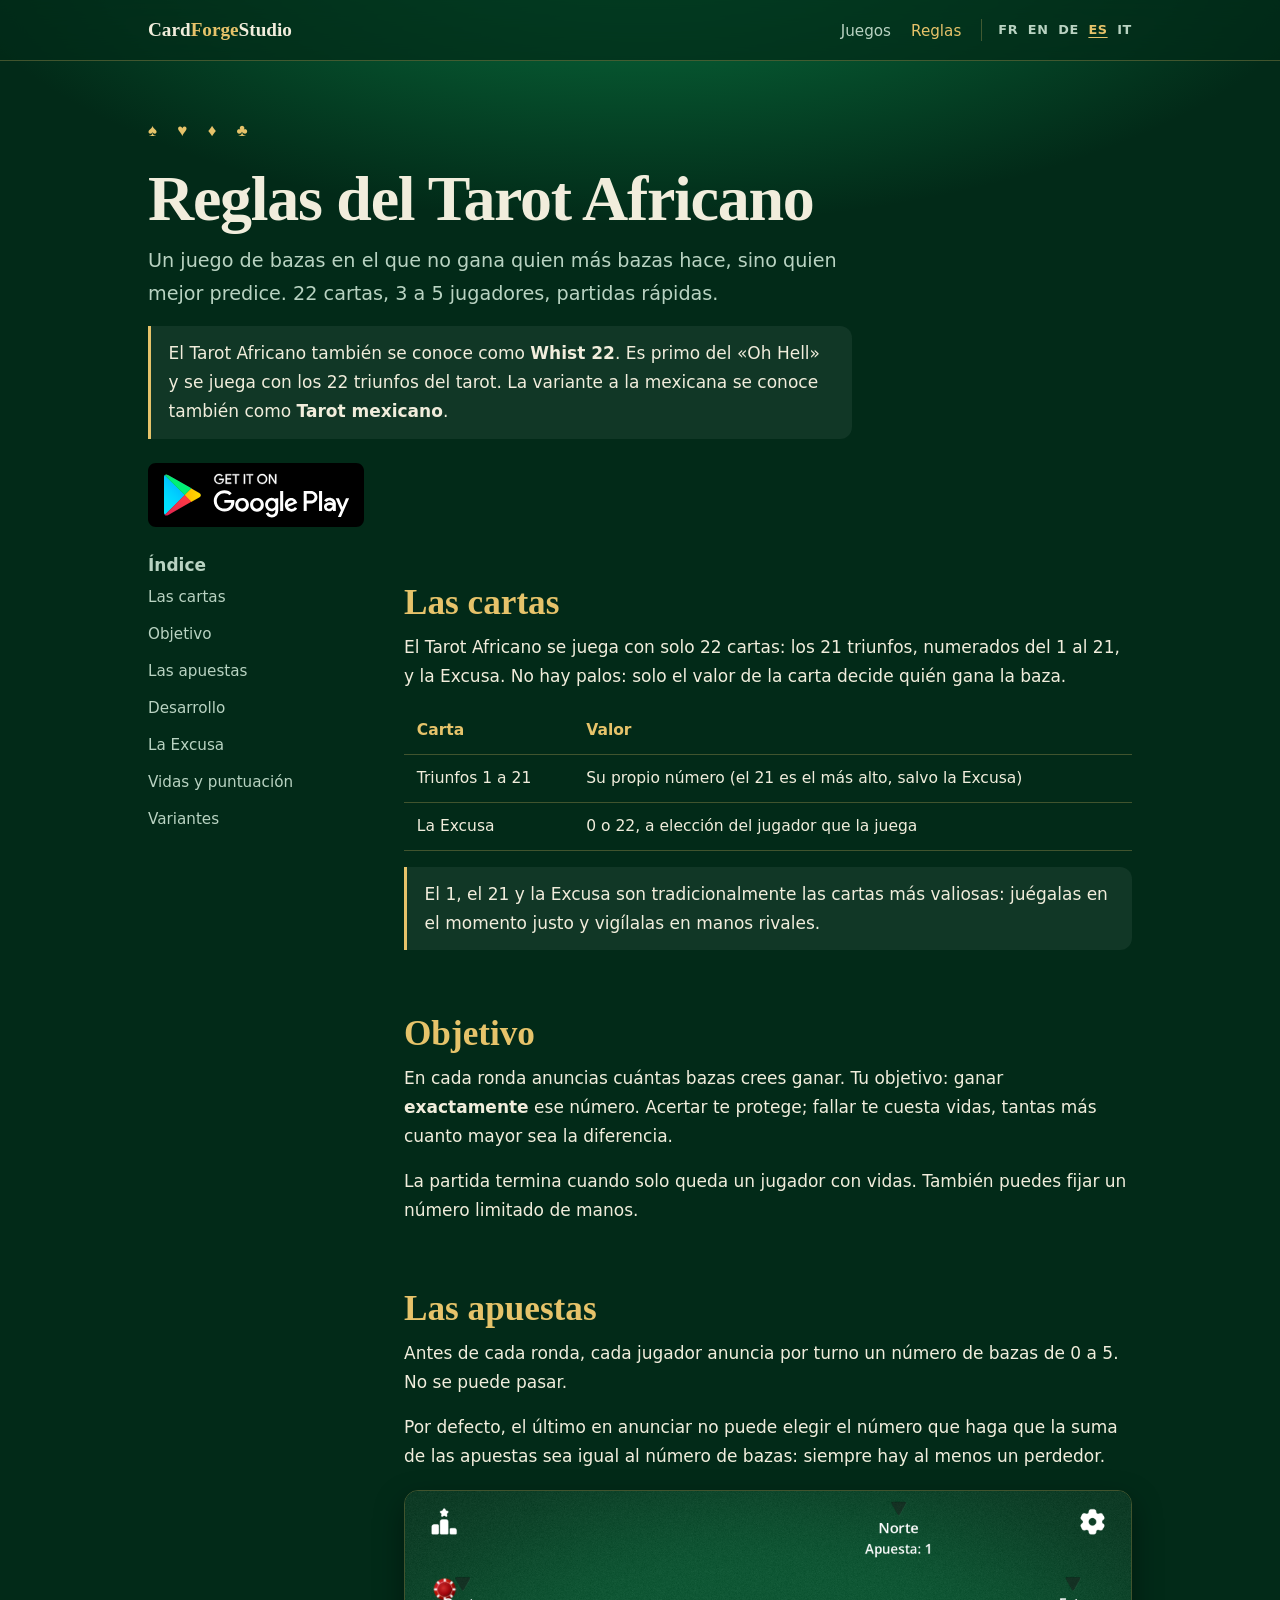
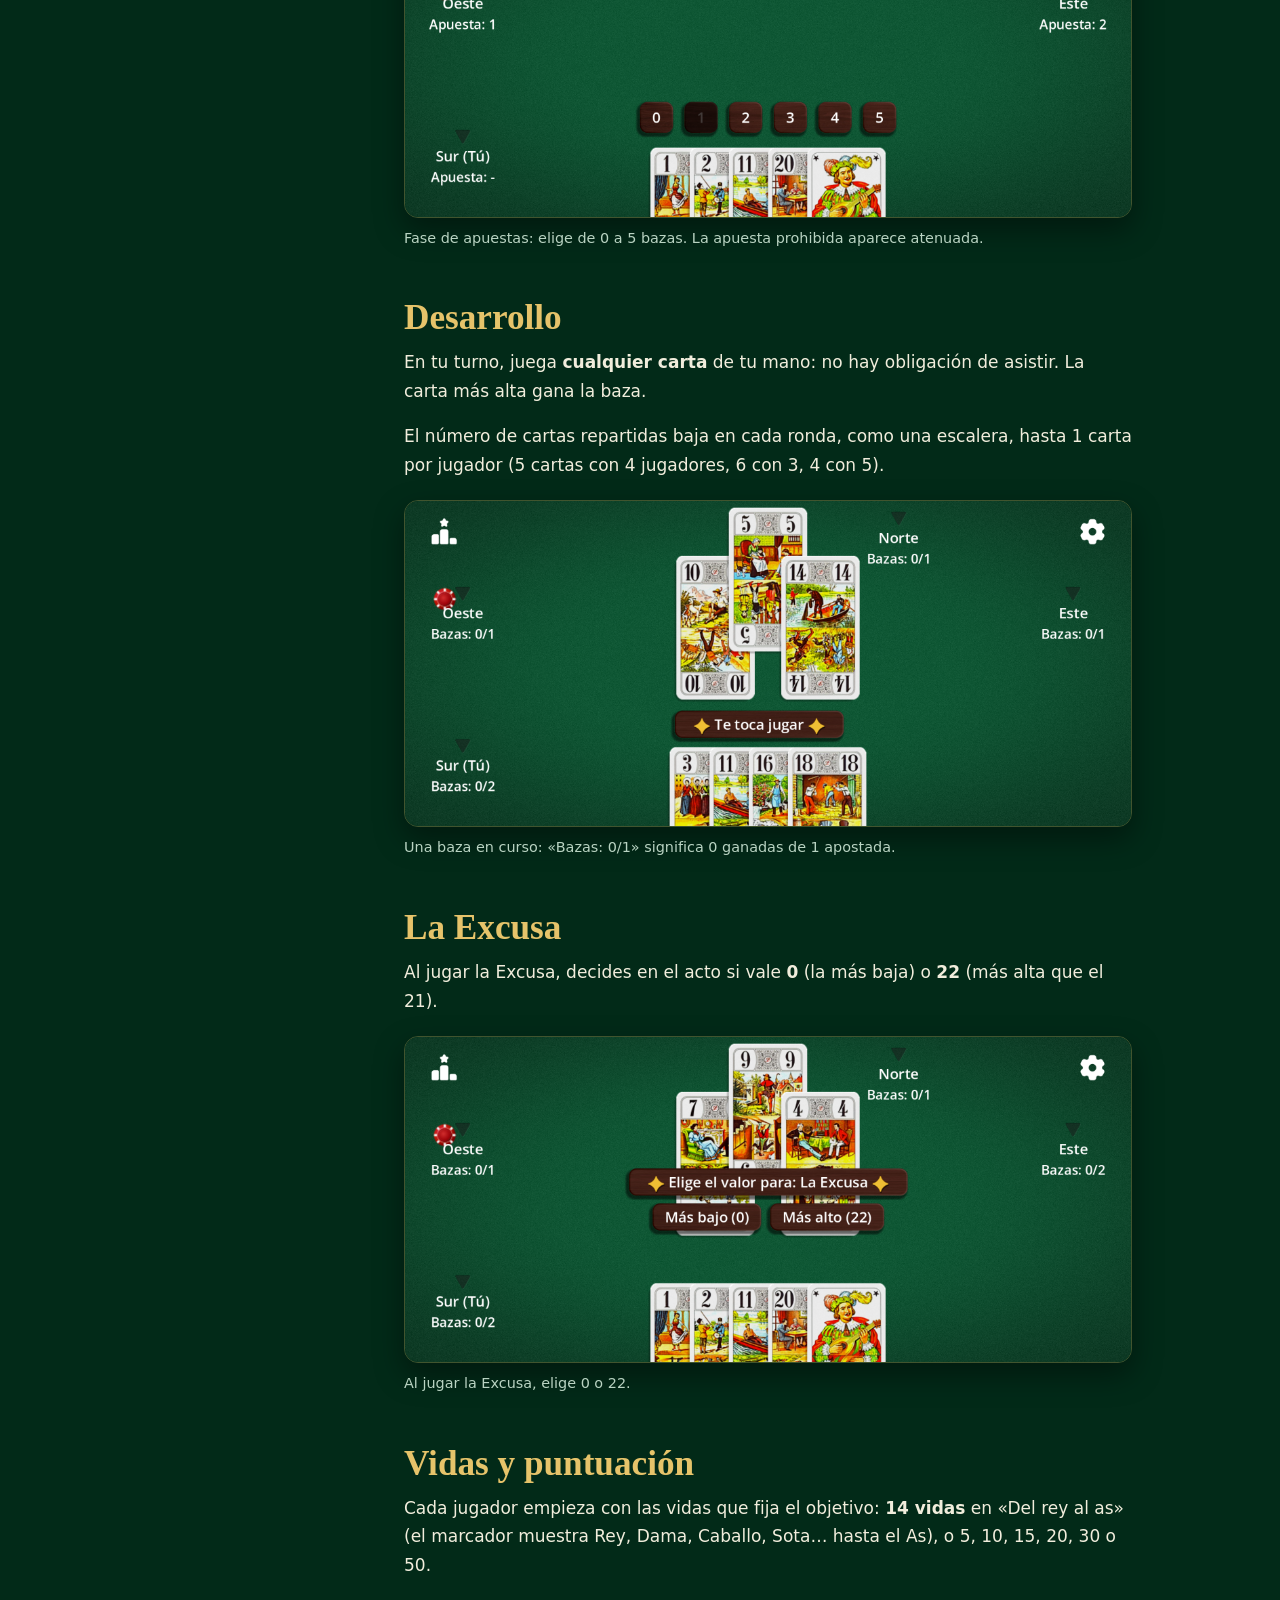
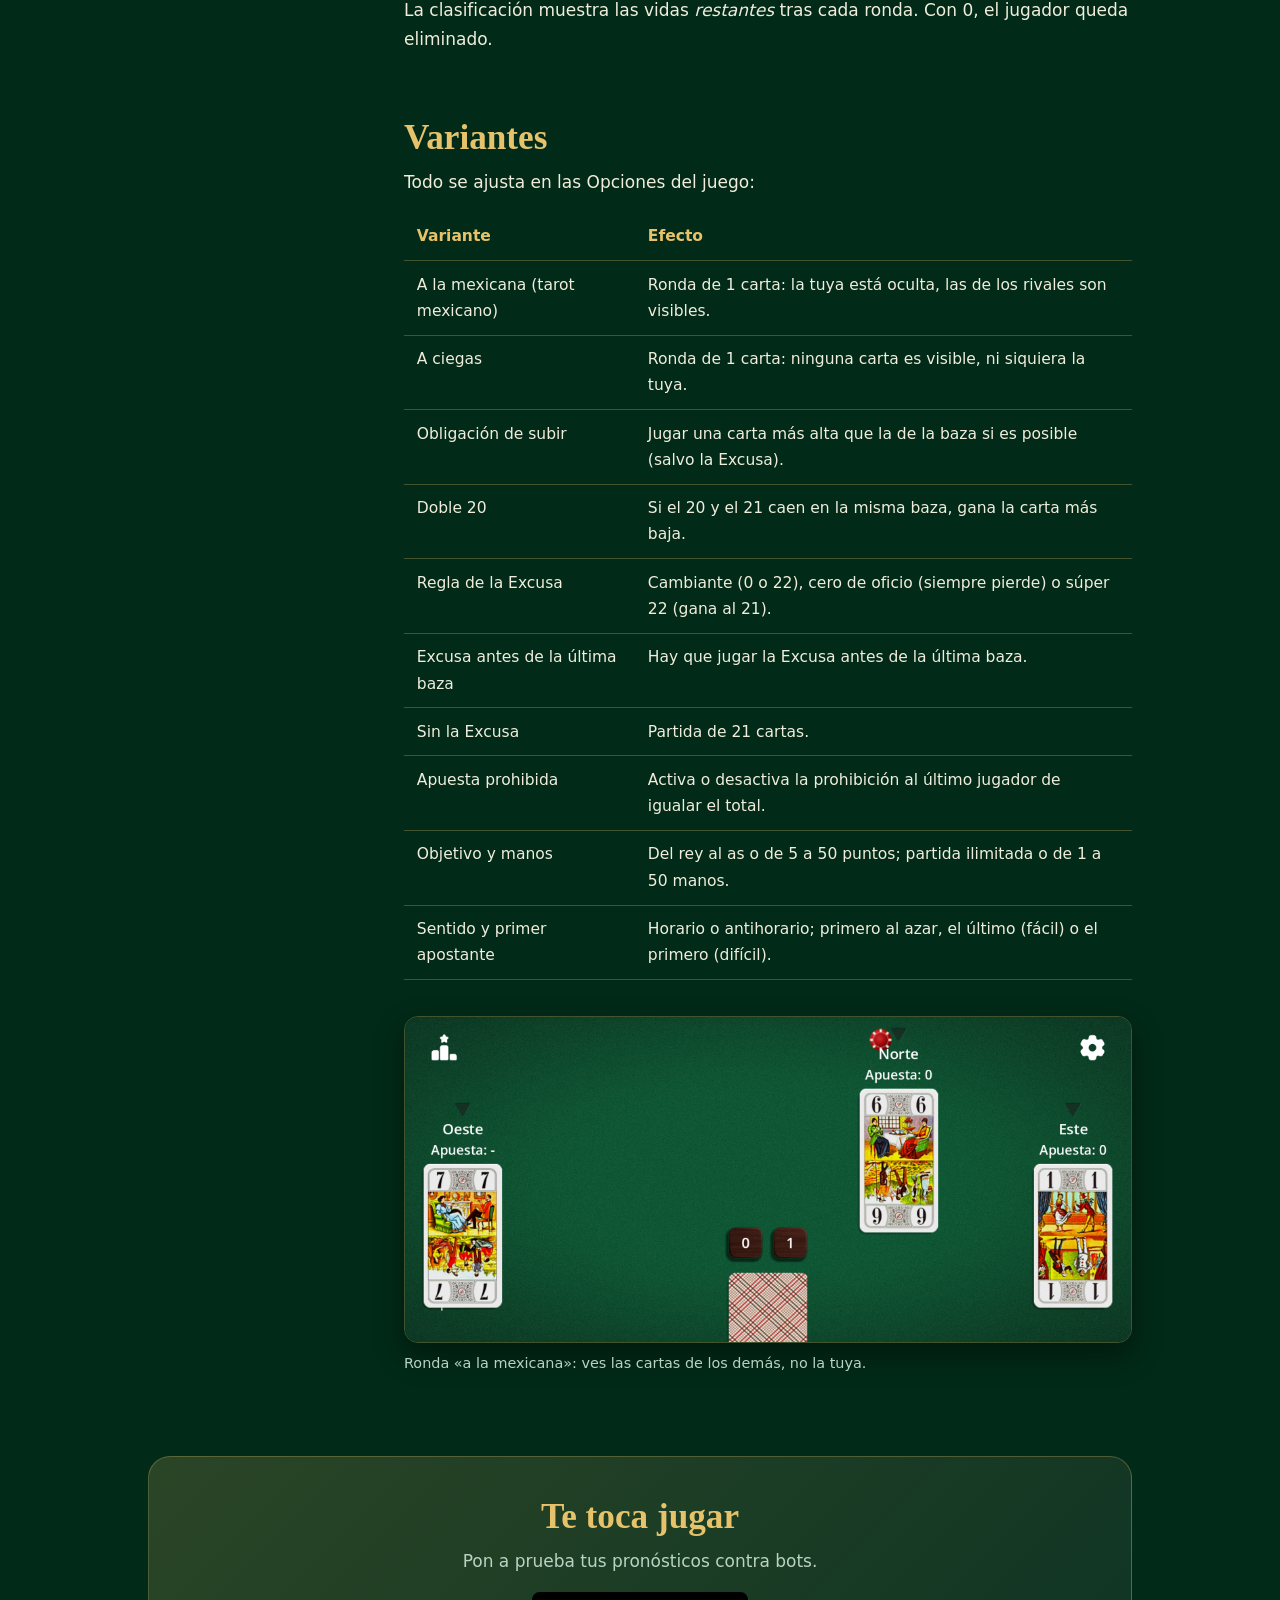
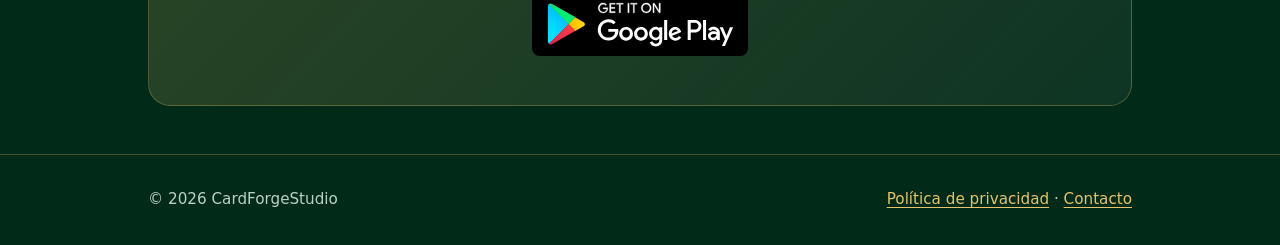
<file: es/tarot-africain.html>
<!DOCTYPE html>
<html lang="es"><head><meta charset="utf-8"><meta name="viewport" content="width=device-width, initial-scale=1">

<title>Reglas del Tarot Africano (Whist 22) – CardForgeStudio</title><meta name="description" content="Reglas del Tarot Africano: apuestas, bazas, Excusa, vidas y variantes. Juega en Android. También llamado Whist 22."><link rel="canonical" href="https://cardforgestudio.github.io/es/tarot-africain.html"><link rel="alternate" hreflang="fr" href="https://cardforgestudio.github.io/tarot-africain.html"><link rel="alternate" hreflang="en" href="https://cardforgestudio.github.io/en/tarot-africain.html"><link rel="alternate" hreflang="de" href="https://cardforgestudio.github.io/de/tarot-africain.html"><link rel="alternate" hreflang="es" href="https://cardforgestudio.github.io/es/tarot-africain.html"><link rel="alternate" hreflang="it" href="https://cardforgestudio.github.io/it/tarot-africain.html"><link rel="alternate" hreflang="x-default" href="https://cardforgestudio.github.io/tarot-africain.html"><link rel="icon" href="../favicon.ico" sizes="48x48"><link rel="icon" href="../favicon.svg" type="image/svg+xml"><link rel="icon" href="../icon-192.png" type="image/png" sizes="192x192"><link rel="apple-touch-icon" href="../apple-touch-icon.png"><link rel="stylesheet" href="../styles.css"></head><body>
<nav><div class="w"><a class="logo" href="../es/index.html">Card<span>Forge</span>Studio</a><ul><li><a href="../es/index.html#jeux">Juegos</a></li><li><a href="../es/tarot-africain.html" aria-current="page">Reglas</a></li><li class="lg"><a href="../tarot-africain.html" hreflang="fr" lang="fr">FR</a><a href="../en/tarot-africain.html" hreflang="en" lang="en">EN</a><a href="../de/tarot-africain.html" hreflang="de" lang="de">DE</a><a href="../es/tarot-africain.html" hreflang="es" lang="es" aria-current="true">ES</a><a href="../it/tarot-africain.html" hreflang="it" lang="it">IT</a></li></ul></div></nav>
<main><div class="w"><header style="padding:3.5rem 0 1.5rem" class="n"><p class="suits" aria-hidden="true">&#9824; &#9829; &#9830; &#9827;</p><h1>Reglas del Tarot Africano</h1><p class="lead muted">Un juego de bazas en el que no gana quien más bazas hace, sino quien mejor predice. 22 cartas, 3 a 5 jugadores, partidas rápidas.</p><p class="note">El Tarot Africano también se conoce como <strong>Whist 22</strong>. Es primo del «Oh Hell» y se juega con los 22 triunfos del tarot. La variante a la mexicana se conoce también como <strong>Tarot mexicano</strong>.</p><div class="cta"><a class="badge" href="https://play.google.com/store/apps/details?id=com.cardforgestudio.tarotafricain&amp;referrer=utm_source%3Dcardforgestudio-site%26utm_medium%3Dwebsite%26utm_campaign%3Dtarot-africain_es%26utm_content%3Drules_header" rel="noopener"><img src="../images/logo/google-play-badge-logo.svg" alt="Disponible en Google Play" height="64"></a></div></header>
<div class="layout"><aside class="toc"><strong class="muted">Índice</strong><ol><li><a href="#cartes">Las cartas</a></li><li><a href="#but">Objetivo</a></li><li><a href="#annonces">Las apuestas</a></li><li><a href="#deroulement">Desarrollo</a></li><li><a href="#excuse">La Excusa</a></li><li><a href="#points">Vidas y puntuación</a></li><li><a href="#variantes">Variantes</a></li></ol></aside><div class="rules"><article id="cartes"><h2>Las cartas</h2><p>El Tarot Africano se juega con solo 22 cartas: los 21 triunfos, numerados del 1 al 21, y la Excusa. No hay palos: solo el valor de la carta decide quién gana la baza.</p><div class="tw"><table><thead><tr><th>Carta</th><th>Valor</th></tr></thead><tbody><tr><td>Triunfos 1 a 21</td><td>Su propio número (el 21 es el más alto, salvo la Excusa)</td></tr><tr><td>La Excusa</td><td>0 o 22, a elección del jugador que la juega</td></tr></tbody></table></div><p class="note">El 1, el 21 y la Excusa son tradicionalmente las cartas más valiosas: juégalas en el momento justo y vigílalas en manos rivales.</p></article><article id="but"><h2>Objetivo</h2><p>En cada ronda anuncias cuántas bazas crees ganar. Tu objetivo: ganar <strong>exactamente</strong> ese número. Acertar te protege; fallar te cuesta vidas, tantas más cuanto mayor sea la diferencia.</p><p>La partida termina cuando solo queda un jugador con vidas. También puedes fijar un número limitado de manos.</p></article><article id="annonces"><h2>Las apuestas</h2><p>Antes de cada ronda, cada jugador anuncia por turno un número de bazas de 0 a 5. No se puede pasar.</p><p>Por defecto, el último en anunciar no puede elegir el número que haga que la suma de las apuestas sea igual al número de bazas: siempre hay al menos un perdedor.</p><figure><img src="../images/screenshots/es/bidding.png" width="1200" height="538" loading="lazy" alt="Fase de apuestas: elige de 0 a 5 bazas. La apuesta prohibida aparece atenuada."><figcaption>Fase de apuestas: elige de 0 a 5 bazas. La apuesta prohibida aparece atenuada.</figcaption></figure></article><article id="deroulement"><h2>Desarrollo</h2><p>En tu turno, juega <strong>cualquier carta</strong> de tu mano: no hay obligación de asistir. La carta más alta gana la baza.</p><p>El número de cartas repartidas baja en cada ronda, como una escalera, hasta 1 carta por jugador (5 cartas con 4 jugadores, 6 con 3, 4 con 5).</p><figure><img src="../images/screenshots/es/partie.png" width="1200" height="538" loading="lazy" alt="Una baza en curso: «Bazas: 0/1» significa 0 ganadas de 1 apostada."><figcaption>Una baza en curso: «Bazas: 0/1» significa 0 ganadas de 1 apostada.</figcaption></figure></article><article id="excuse"><h2>La Excusa</h2><p>Al jugar la Excusa, decides en el acto si vale <strong>0</strong> (la más baja) o <strong>22</strong> (más alta que el 21).</p><figure><img src="../images/screenshots/es/excuse.png" width="1200" height="538" loading="lazy" alt="Al jugar la Excusa, elige 0 o 22."><figcaption>Al jugar la Excusa, elige 0 o 22.</figcaption></figure></article><article id="points"><h2>Vidas y puntuación</h2><p>Cada jugador empieza con las vidas que fija el objetivo: <strong>14 vidas</strong> en «Del rey al as» (el marcador muestra Rey, Dama, Caballo, Sota… hasta el As), o 5, 10, 15, 20, 30 o 50.</p><p>La clasificación muestra las vidas <em>restantes</em> tras cada ronda. Con 0, el jugador queda eliminado.</p></article><article id="variantes"><h2>Variantes</h2><p>Todo se ajusta en las Opciones del juego:</p><div class="tw"><table><thead><tr><th>Variante</th><th>Efecto</th></tr></thead><tbody><tr><td>A la mexicana (tarot mexicano)</td><td>Ronda de 1 carta: la tuya está oculta, las de los rivales son visibles.</td></tr><tr><td>A ciegas</td><td>Ronda de 1 carta: ninguna carta es visible, ni siquiera la tuya.</td></tr><tr><td>Obligación de subir</td><td>Jugar una carta más alta que la de la baza si es posible (salvo la Excusa).</td></tr><tr><td>Doble 20</td><td>Si el 20 y el 21 caen en la misma baza, gana la carta más baja.</td></tr><tr><td>Regla de la Excusa</td><td>Cambiante (0 o 22), cero de oficio (siempre pierde) o súper 22 (gana al 21).</td></tr><tr><td>Excusa antes de la última baza</td><td>Hay que jugar la Excusa antes de la última baza.</td></tr><tr><td>Sin la Excusa</td><td>Partida de 21 cartas.</td></tr><tr><td>Apuesta prohibida</td><td>Activa o desactiva la prohibición al último jugador de igualar el total.</td></tr><tr><td>Objetivo y manos</td><td>Del rey al as o de 5 a 50 puntos; partida ilimitada o de 1 a 50 manos.</td></tr><tr><td>Sentido y primer apostante</td><td>Horario o antihorario; primero al azar, el último (fácil) o el primero (difícil).</td></tr></tbody></table></div><figure><img src="../images/screenshots/es/variante.png" width="1200" height="538" loading="lazy" alt="Ronda «a la mexicana»: ves las cartas de los demás, no la tuya."><figcaption>Ronda «a la mexicana»: ves las cartas de los demás, no la tuya.</figcaption></figure></article></div></div><div class="banner"><h2>Te toca jugar</h2><p class="muted">Pon a prueba tus pronósticos contra bots.</p><a class="badge" href="https://play.google.com/store/apps/details?id=com.cardforgestudio.tarotafricain&amp;referrer=utm_source%3Dcardforgestudio-site%26utm_medium%3Dwebsite%26utm_campaign%3Dtarot-africain_es%26utm_content%3Drules_banner" rel="noopener"><img src="../images/logo/google-play-badge-logo.svg" alt="Disponible en Google Play" height="64"></a></div></div></main>
<footer><div class="w"><span>&copy; 2026 CardForgeStudio</span><span><a href="../privacy-policy.html">Política de privacidad</a> · <a href="mailto:support.cardforgestudio@gmail.com">Contacto</a></span></div></footer>
</body></html>
</file>
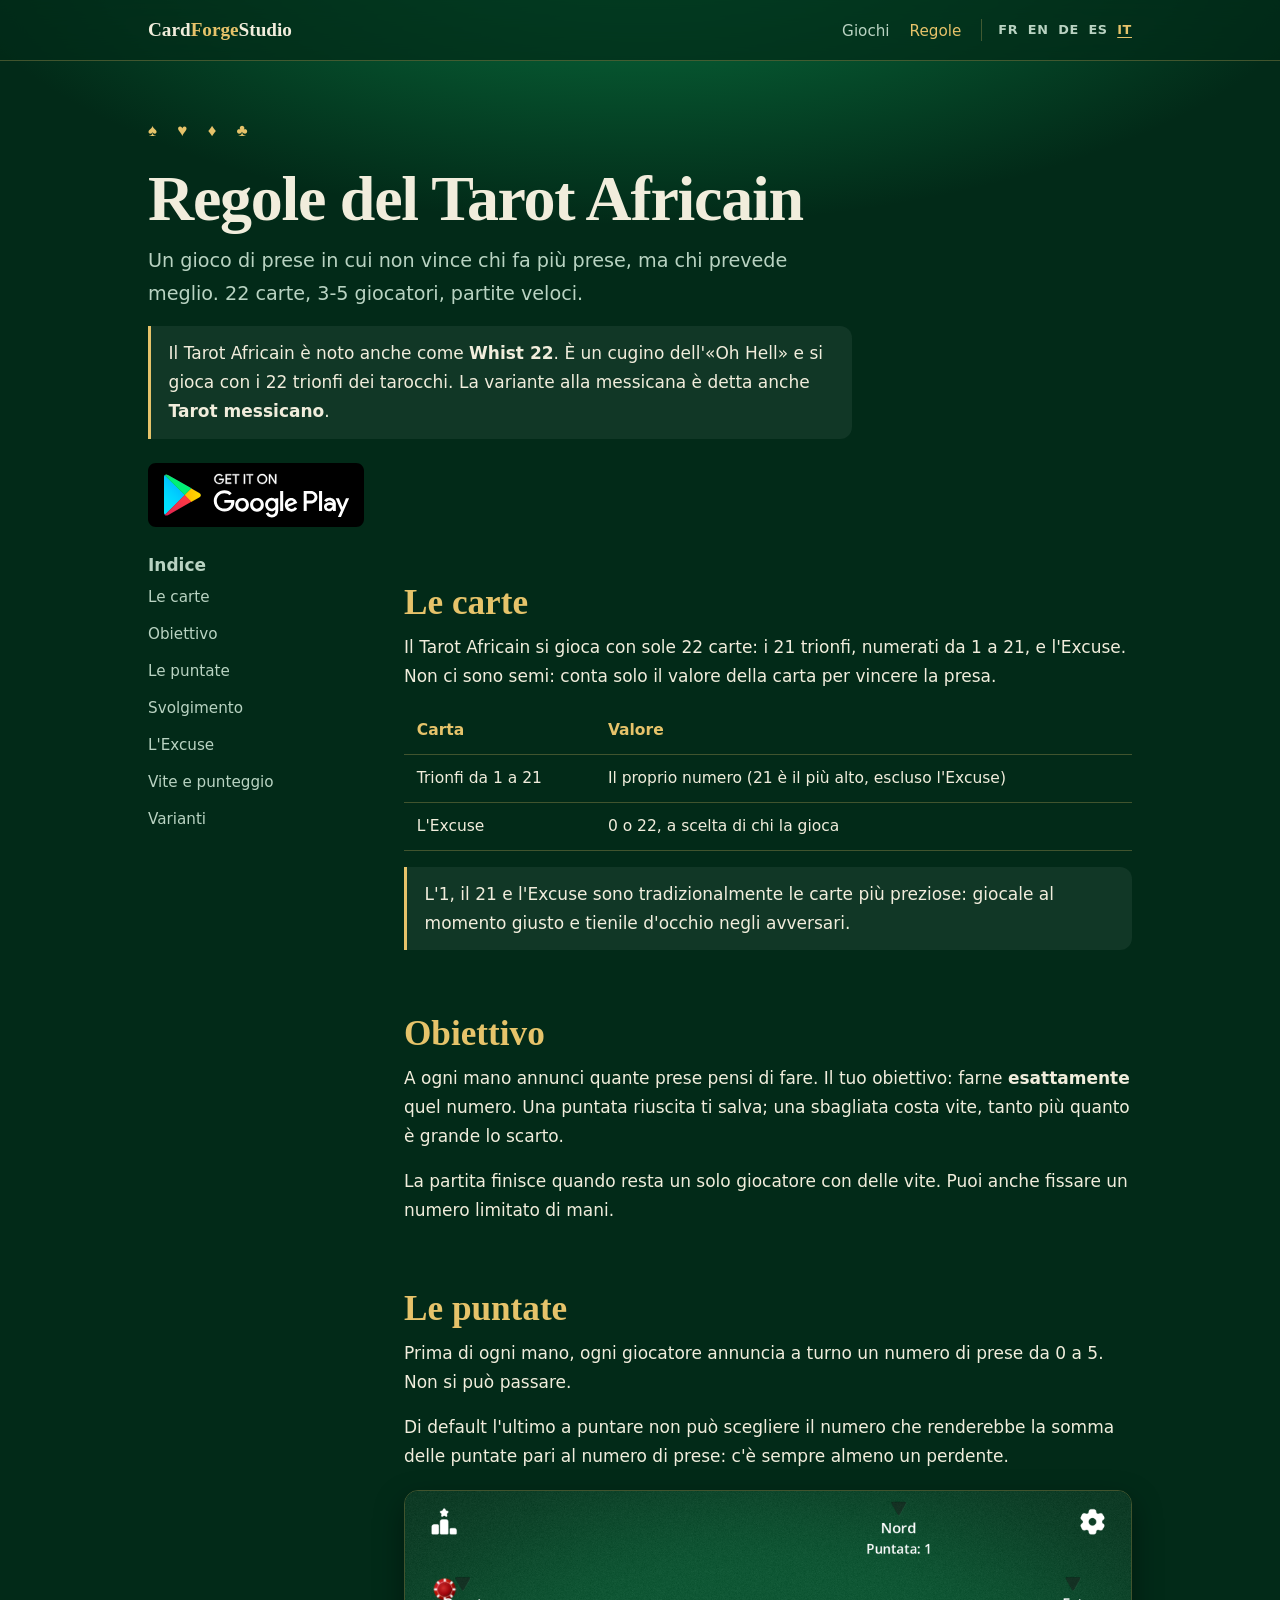
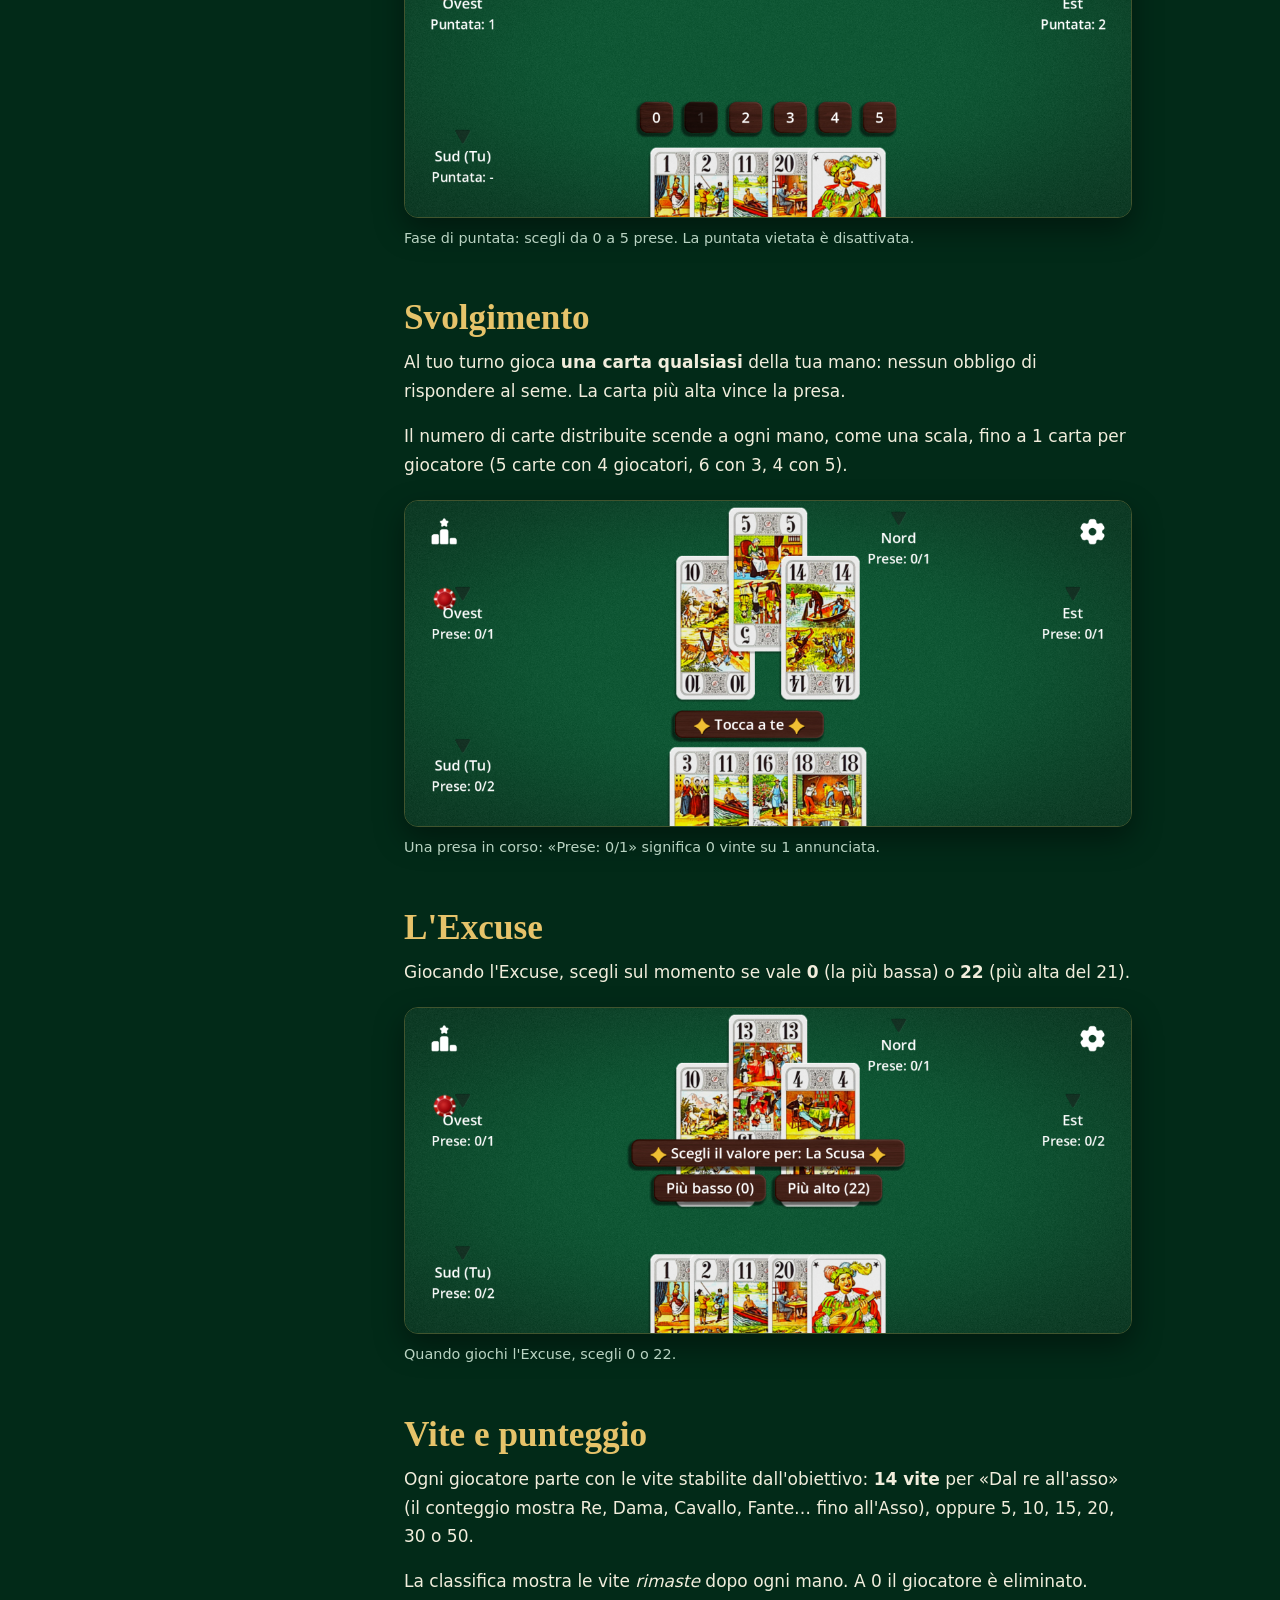
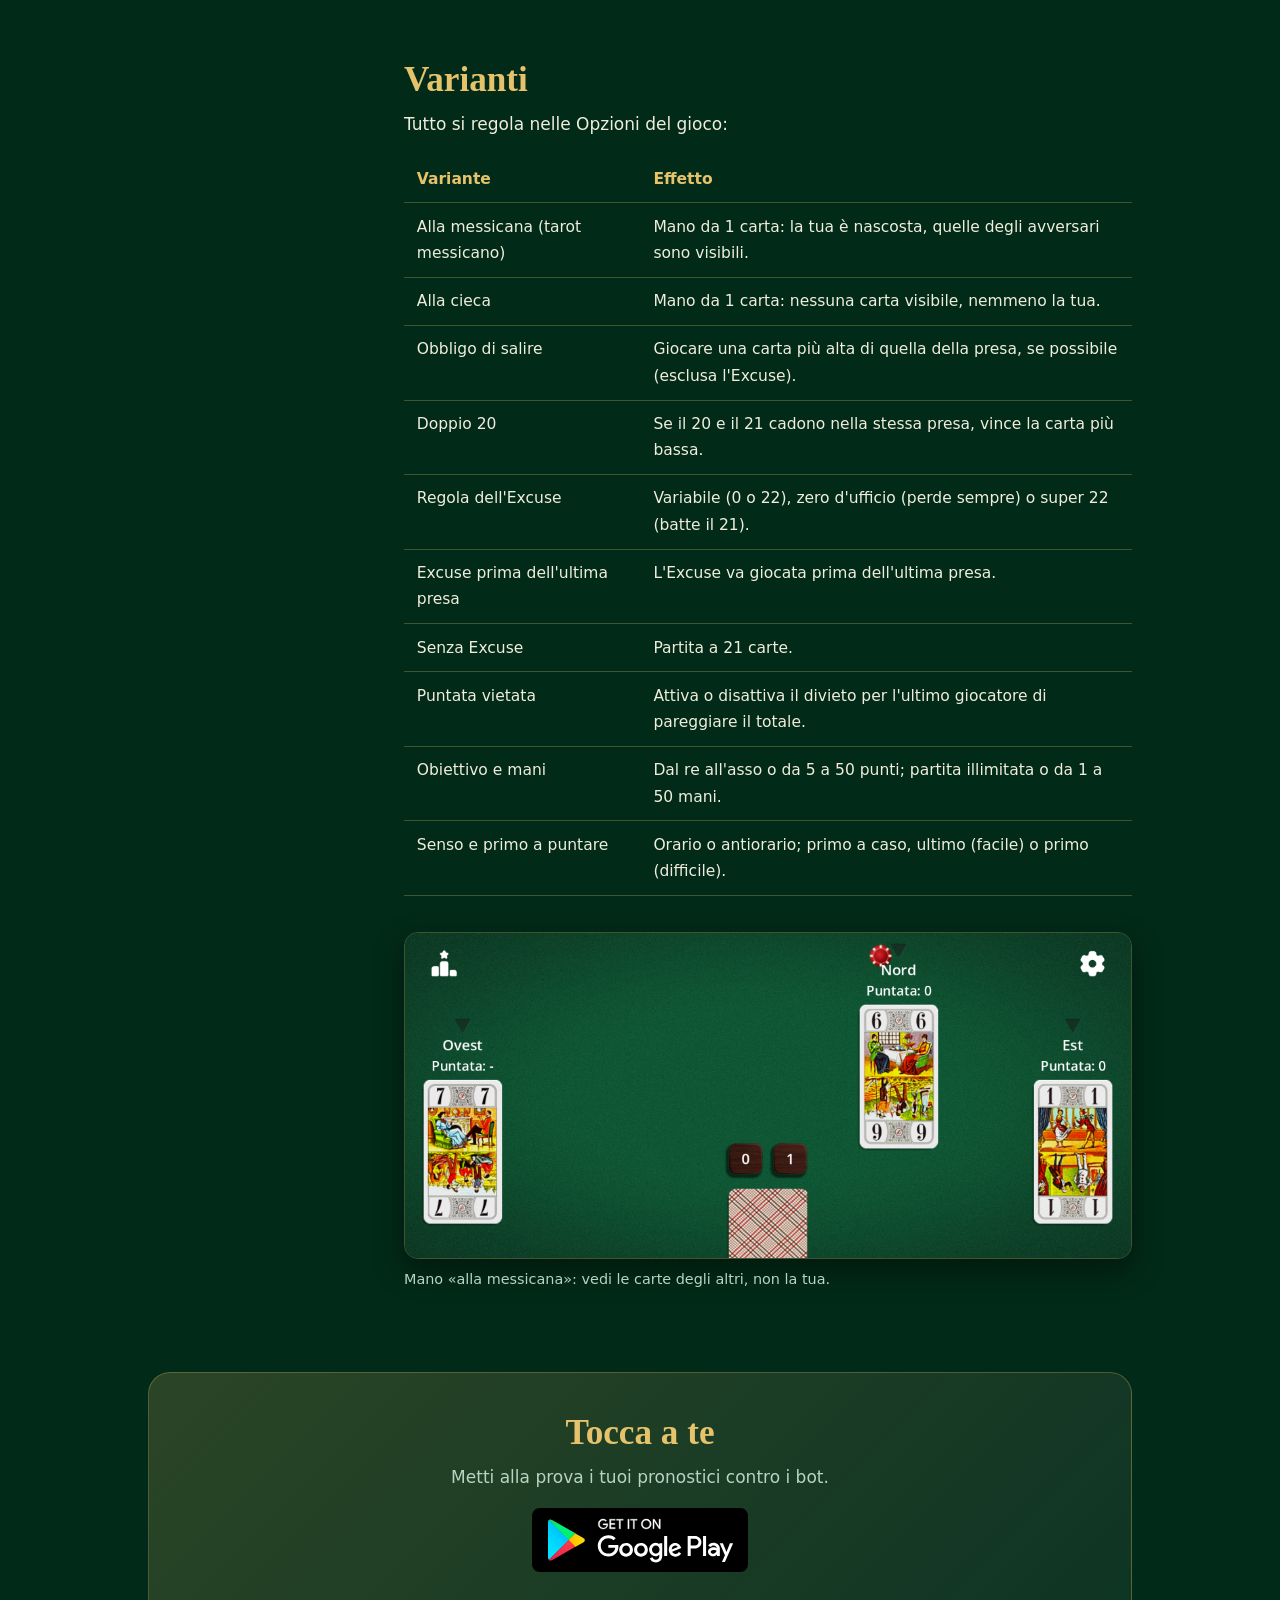
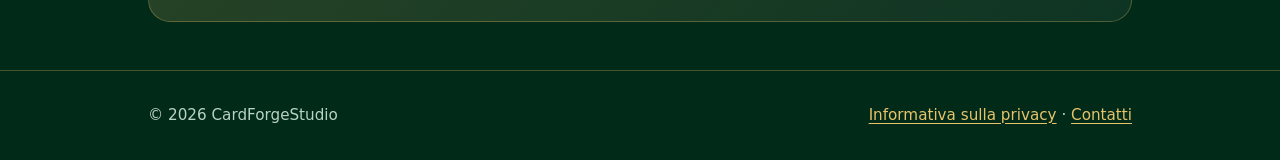
<file: it/tarot-africain.html>
<!DOCTYPE html>
<html lang="it"><head><meta charset="utf-8"><meta name="viewport" content="width=device-width, initial-scale=1">

<title>Regole del Tarot Africain (Whist 22) – CardForgeStudio</title><meta name="description" content="Regole del Tarot Africain: puntate, prese, Excuse, vite e varianti. Gioca su Android. Detto anche Whist 22."><link rel="canonical" href="https://cardforgestudio.github.io/it/tarot-africain.html"><link rel="alternate" hreflang="fr" href="https://cardforgestudio.github.io/tarot-africain.html"><link rel="alternate" hreflang="en" href="https://cardforgestudio.github.io/en/tarot-africain.html"><link rel="alternate" hreflang="de" href="https://cardforgestudio.github.io/de/tarot-africain.html"><link rel="alternate" hreflang="es" href="https://cardforgestudio.github.io/es/tarot-africain.html"><link rel="alternate" hreflang="it" href="https://cardforgestudio.github.io/it/tarot-africain.html"><link rel="alternate" hreflang="x-default" href="https://cardforgestudio.github.io/tarot-africain.html"><link rel="icon" href="../favicon.ico" sizes="48x48"><link rel="icon" href="../favicon.svg" type="image/svg+xml"><link rel="icon" href="../icon-192.png" type="image/png" sizes="192x192"><link rel="apple-touch-icon" href="../apple-touch-icon.png"><link rel="stylesheet" href="../styles.css"></head><body>
<nav><div class="w"><a class="logo" href="../it/index.html">Card<span>Forge</span>Studio</a><ul><li><a href="../it/index.html#jeux">Giochi</a></li><li><a href="../it/tarot-africain.html" aria-current="page">Regole</a></li><li class="lg"><a href="../tarot-africain.html" hreflang="fr" lang="fr">FR</a><a href="../en/tarot-africain.html" hreflang="en" lang="en">EN</a><a href="../de/tarot-africain.html" hreflang="de" lang="de">DE</a><a href="../es/tarot-africain.html" hreflang="es" lang="es">ES</a><a href="../it/tarot-africain.html" hreflang="it" lang="it" aria-current="true">IT</a></li></ul></div></nav>
<main><div class="w"><header style="padding:3.5rem 0 1.5rem" class="n"><p class="suits" aria-hidden="true">&#9824; &#9829; &#9830; &#9827;</p><h1>Regole del Tarot Africain</h1><p class="lead muted">Un gioco di prese in cui non vince chi fa più prese, ma chi prevede meglio. 22 carte, 3-5 giocatori, partite veloci.</p><p class="note">Il Tarot Africain è noto anche come <strong>Whist 22</strong>. È un cugino dell'«Oh Hell» e si gioca con i 22 trionfi dei tarocchi. La variante alla messicana è detta anche <strong>Tarot messicano</strong>.</p><div class="cta"><a class="badge" href="https://play.google.com/store/apps/details?id=com.cardforgestudio.tarotafricain&amp;referrer=utm_source%3Dcardforgestudio-site%26utm_medium%3Dwebsite%26utm_campaign%3Dtarot-africain_it%26utm_content%3Drules_header" rel="noopener"><img src="../images/logo/google-play-badge-logo.svg" alt="Disponibile su Google Play" height="64"></a></div></header>
<div class="layout"><aside class="toc"><strong class="muted">Indice</strong><ol><li><a href="#cartes">Le carte</a></li><li><a href="#but">Obiettivo</a></li><li><a href="#annonces">Le puntate</a></li><li><a href="#deroulement">Svolgimento</a></li><li><a href="#excuse">L'Excuse</a></li><li><a href="#points">Vite e punteggio</a></li><li><a href="#variantes">Varianti</a></li></ol></aside><div class="rules"><article id="cartes"><h2>Le carte</h2><p>Il Tarot Africain si gioca con sole 22 carte: i 21 trionfi, numerati da 1 a 21, e l'Excuse. Non ci sono semi: conta solo il valore della carta per vincere la presa.</p><div class="tw"><table><thead><tr><th>Carta</th><th>Valore</th></tr></thead><tbody><tr><td>Trionfi da 1 a 21</td><td>Il proprio numero (21 è il più alto, escluso l'Excuse)</td></tr><tr><td>L'Excuse</td><td>0 o 22, a scelta di chi la gioca</td></tr></tbody></table></div><p class="note">L'1, il 21 e l'Excuse sono tradizionalmente le carte più preziose: giocale al momento giusto e tienile d'occhio negli avversari.</p></article><article id="but"><h2>Obiettivo</h2><p>A ogni mano annunci quante prese pensi di fare. Il tuo obiettivo: farne <strong>esattamente</strong> quel numero. Una puntata riuscita ti salva; una sbagliata costa vite, tanto più quanto è grande lo scarto.</p><p>La partita finisce quando resta un solo giocatore con delle vite. Puoi anche fissare un numero limitato di mani.</p></article><article id="annonces"><h2>Le puntate</h2><p>Prima di ogni mano, ogni giocatore annuncia a turno un numero di prese da 0 a 5. Non si può passare.</p><p>Di default l'ultimo a puntare non può scegliere il numero che renderebbe la somma delle puntate pari al numero di prese: c'è sempre almeno un perdente.</p><figure><img src="../images/screenshots/it/bidding.png" width="1200" height="538" loading="lazy" alt="Fase di puntata: scegli da 0 a 5 prese. La puntata vietata è disattivata."><figcaption>Fase di puntata: scegli da 0 a 5 prese. La puntata vietata è disattivata.</figcaption></figure></article><article id="deroulement"><h2>Svolgimento</h2><p>Al tuo turno gioca <strong>una carta qualsiasi</strong> della tua mano: nessun obbligo di rispondere al seme. La carta più alta vince la presa.</p><p>Il numero di carte distribuite scende a ogni mano, come una scala, fino a 1 carta per giocatore (5 carte con 4 giocatori, 6 con 3, 4 con 5).</p><figure><img src="../images/screenshots/it/partie.png" width="1200" height="538" loading="lazy" alt="Una presa in corso: «Prese: 0/1» significa 0 vinte su 1 annunciata."><figcaption>Una presa in corso: «Prese: 0/1» significa 0 vinte su 1 annunciata.</figcaption></figure></article><article id="excuse"><h2>L'Excuse</h2><p>Giocando l'Excuse, scegli sul momento se vale <strong>0</strong> (la più bassa) o <strong>22</strong> (più alta del 21).</p><figure><img src="../images/screenshots/it/excuse.png" width="1200" height="538" loading="lazy" alt="Quando giochi l'Excuse, scegli 0 o 22."><figcaption>Quando giochi l'Excuse, scegli 0 o 22.</figcaption></figure></article><article id="points"><h2>Vite e punteggio</h2><p>Ogni giocatore parte con le vite stabilite dall'obiettivo: <strong>14 vite</strong> per «Dal re all'asso» (il conteggio mostra Re, Dama, Cavallo, Fante… fino all'Asso), oppure 5, 10, 15, 20, 30 o 50.</p><p>La classifica mostra le vite <em>rimaste</em> dopo ogni mano. A 0 il giocatore è eliminato.</p></article><article id="variantes"><h2>Varianti</h2><p>Tutto si regola nelle Opzioni del gioco:</p><div class="tw"><table><thead><tr><th>Variante</th><th>Effetto</th></tr></thead><tbody><tr><td>Alla messicana (tarot messicano)</td><td>Mano da 1 carta: la tua è nascosta, quelle degli avversari sono visibili.</td></tr><tr><td>Alla cieca</td><td>Mano da 1 carta: nessuna carta visibile, nemmeno la tua.</td></tr><tr><td>Obbligo di salire</td><td>Giocare una carta più alta di quella della presa, se possibile (esclusa l'Excuse).</td></tr><tr><td>Doppio 20</td><td>Se il 20 e il 21 cadono nella stessa presa, vince la carta più bassa.</td></tr><tr><td>Regola dell'Excuse</td><td>Variabile (0 o 22), zero d'ufficio (perde sempre) o super 22 (batte il 21).</td></tr><tr><td>Excuse prima dell'ultima presa</td><td>L'Excuse va giocata prima dell'ultima presa.</td></tr><tr><td>Senza Excuse</td><td>Partita a 21 carte.</td></tr><tr><td>Puntata vietata</td><td>Attiva o disattiva il divieto per l'ultimo giocatore di pareggiare il totale.</td></tr><tr><td>Obiettivo e mani</td><td>Dal re all'asso o da 5 a 50 punti; partita illimitata o da 1 a 50 mani.</td></tr><tr><td>Senso e primo a puntare</td><td>Orario o antiorario; primo a caso, ultimo (facile) o primo (difficile).</td></tr></tbody></table></div><figure><img src="../images/screenshots/it/variante.png" width="1200" height="538" loading="lazy" alt="Mano «alla messicana»: vedi le carte degli altri, non la tua."><figcaption>Mano «alla messicana»: vedi le carte degli altri, non la tua.</figcaption></figure></article></div></div><div class="banner"><h2>Tocca a te</h2><p class="muted">Metti alla prova i tuoi pronostici contro i bot.</p><a class="badge" href="https://play.google.com/store/apps/details?id=com.cardforgestudio.tarotafricain&amp;referrer=utm_source%3Dcardforgestudio-site%26utm_medium%3Dwebsite%26utm_campaign%3Dtarot-africain_it%26utm_content%3Drules_banner" rel="noopener"><img src="../images/logo/google-play-badge-logo.svg" alt="Disponibile su Google Play" height="64"></a></div></div></main>
<footer><div class="w"><span>&copy; 2026 CardForgeStudio</span><span><a href="../privacy-policy.html">Informativa sulla privacy</a> · <a href="mailto:support.cardforgestudio@gmail.com">Contatti</a></span></div></footer>
</body></html>
</file>
<file: styles.css>
:root{--felt:#05542E;--deep:#022a18;--paper:#F6F1E1;--ink:#0B3B22;--text:#F1EDDC;--muted:#B9D3C2;--gold:#E6C36A;--glass:rgba(255,255,255,.06);--line:rgba(230,195,106,.28);--serif:Georgia,"Iowan Old Style",Palatino,serif;--sans:system-ui,-apple-system,"Segoe UI",Roboto,Arial,sans-serif}
*{box-sizing:border-box}html{scroll-behavior:smooth;-webkit-text-size-adjust:100%}
body{margin:0;color:var(--text);font:1.0625rem/1.7 var(--sans);background:var(--deep) radial-gradient(ellipse 80% 50% at 50% -10%,#0a7a43 0,transparent 70%) fixed}
.w{max-width:64rem;margin:0 auto;padding:0 1.25rem}.n{max-width:44rem}
a{color:var(--gold);text-underline-offset:3px}a:hover{color:var(--paper)}
a:focus-visible,button:focus-visible{outline:3px solid var(--paper);outline-offset:2px}
h1,h2,h3{font-family:var(--serif);line-height:1.15;margin:0 0 .6rem}
h1{font-size:clamp(2.3rem,7vw,4rem);letter-spacing:-.02em}h2{font-size:clamp(1.6rem,4vw,2.2rem);color:var(--gold);margin-top:0}h3{font-size:1.25rem}
p{margin:0 0 1rem}.muted{color:var(--muted)}.lead{font-size:1.2rem;color:var(--muted)}
.suits{color:var(--gold);letter-spacing:.5rem;font-family:var(--serif)}
nav{position:sticky;top:0;z-index:5;backdrop-filter:blur(14px);background:rgba(2,42,24,.72);border-bottom:1px solid var(--line)}
nav .w{display:flex;align-items:center;justify-content:space-between;flex-wrap:wrap;min-height:3.75rem;gap:.4rem 1rem}
.logo{font:700 1.2rem var(--serif);color:var(--text);text-decoration:none}.logo span{color:var(--gold)}
nav ul{display:flex;align-items:center;flex-wrap:wrap;gap:.4rem 1.25rem;list-style:none;margin:0;padding:0}nav ul a{color:var(--muted);text-decoration:none;font-size:.95rem}nav ul a:hover,nav a[aria-current]{color:var(--gold)}
.lg{display:flex;gap:.6rem;padding-left:1rem;border-left:1px solid var(--line)}.lg a{font-size:.8rem;font-weight:600;letter-spacing:.05em}.lg a[aria-current]{text-decoration:underline}
.btn{display:inline-flex;align-items:center;min-height:3.5rem;padding:.65rem 1.4rem;border-radius:999px;font-weight:600;text-decoration:none;background:var(--gold);color:var(--ink);transition:transform .2s}
.btn.ghost{background:transparent;color:var(--gold);border:1px solid var(--gold)}.btn.ghost:hover{color:var(--paper)}.game .btn.ghost{color:var(--ink);border-color:var(--ink)}
.badge{display:inline-block;transition:transform .2s}.badge:hover{transform:translateY(-2px)}.badge img{height:4rem;width:auto;display:block}
.hero{padding:4.5rem 0 3rem;display:grid;gap:2.5rem;align-items:center}
@media(min-width:52rem){.hero{grid-template-columns:1.1fr .9fr}}
.cta{display:flex;flex-wrap:wrap;align-items:center;gap:.75rem;margin-top:1.5rem}
.fan{position:relative;height:19rem;max-width:24rem;margin:auto;width:100%}
.pc{position:absolute;bottom:0;left:50%;width:8rem;margin-left:-4rem;transform-origin:50% 120%;transition:transform .35s}
.pc img{width:100%;height:auto;display:block;border-radius:8px;filter:drop-shadow(0 12px 22px rgba(0,0,0,.5))}
.pc:nth-child(1){transform:rotate(-24deg) translateX(-3.8rem)}.pc:nth-child(2){transform:rotate(-8deg) translateX(-1.3rem)}.pc:nth-child(3){transform:rotate(8deg) translateX(1.3rem)}.pc:nth-child(4){transform:rotate(24deg) translateX(3.8rem)}
.fan:hover .pc:nth-child(1){transform:rotate(-30deg) translateX(-5rem)}.fan:hover .pc:nth-child(4){transform:rotate(30deg) translateX(5rem)}
section.s{padding:3rem 0}
.grid{display:grid;gap:1.25rem;grid-template-columns:repeat(auto-fit,minmax(15rem,1fr))}
.card{background:var(--glass);border:1px solid var(--line);border-radius:18px;padding:1.5rem}.card .ic{font-size:1.8rem;color:var(--gold);font-family:var(--serif)}
.game{display:grid;gap:1.5rem;align-items:center;background:var(--paper);color:var(--ink);border-radius:22px;padding:1.75rem;box-shadow:0 18px 44px rgba(0,0,0,.4)}
@media(min-width:44rem){.game{grid-template-columns:1fr 1.2fr}}
.game h3{color:var(--ink);font-size:1.8rem}.game img{width:100%;height:auto;border-radius:12px;display:block}.game .badge img{height:4rem}
.tag{display:inline-block;font-size:.8rem;padding:.15rem .7rem;border-radius:999px;background:rgba(11,59,34,.12);margin:0 .3rem .4rem 0}
.rules{display:grid;gap:3rem;padding:2rem 0}
@media(min-width:60rem){.layout{display:grid;grid-template-columns:13rem 1fr;gap:3rem}.toc{position:sticky;top:6.5rem;align-self:start}}
.toc ol{list-style:none;margin:0;padding:0}.toc a{display:block;padding:.35rem 0;color:var(--muted);text-decoration:none;font-size:.95rem}.toc a:hover{color:var(--gold)}
@media(max-width:59.99rem){.toc{margin-bottom:1.5rem}.toc ol{display:flex;flex-wrap:wrap;gap:.4rem .9rem}}
.rules article{scroll-margin-top:7rem}.rules figure{margin:1.25rem 0 0}.rules img{width:100%;height:auto;border-radius:14px;border:1px solid var(--line);box-shadow:0 12px 30px rgba(0,0,0,.4);display:block}
figcaption{font-size:.9rem;color:var(--muted);margin-top:.5rem}
table{width:100%;border-collapse:collapse;margin:0 0 1rem;font-size:.97rem}th,td{text-align:left;padding:.65rem .8rem;border-bottom:1px solid var(--line);vertical-align:top}th{color:var(--gold);font-weight:600}.tw{overflow-x:auto}
.note{border-left:3px solid var(--gold);background:var(--glass);padding:.8rem 1.1rem;border-radius:0 12px 12px 0}
.banner{margin:3rem 0;text-align:center;padding:2.5rem 1.5rem;border-radius:22px;background:linear-gradient(135deg,rgba(230,195,106,.18),rgba(255,255,255,.05));border:1px solid var(--line)}
footer{border-top:1px solid var(--line);padding:2rem 0;color:var(--muted);font-size:.95rem;margin-top:2rem}footer .w{display:flex;flex-wrap:wrap;justify-content:space-between;gap:1rem}
@media(prefers-reduced-motion:reduce){*{transition:none!important;scroll-behavior:auto!important}}
</file>
